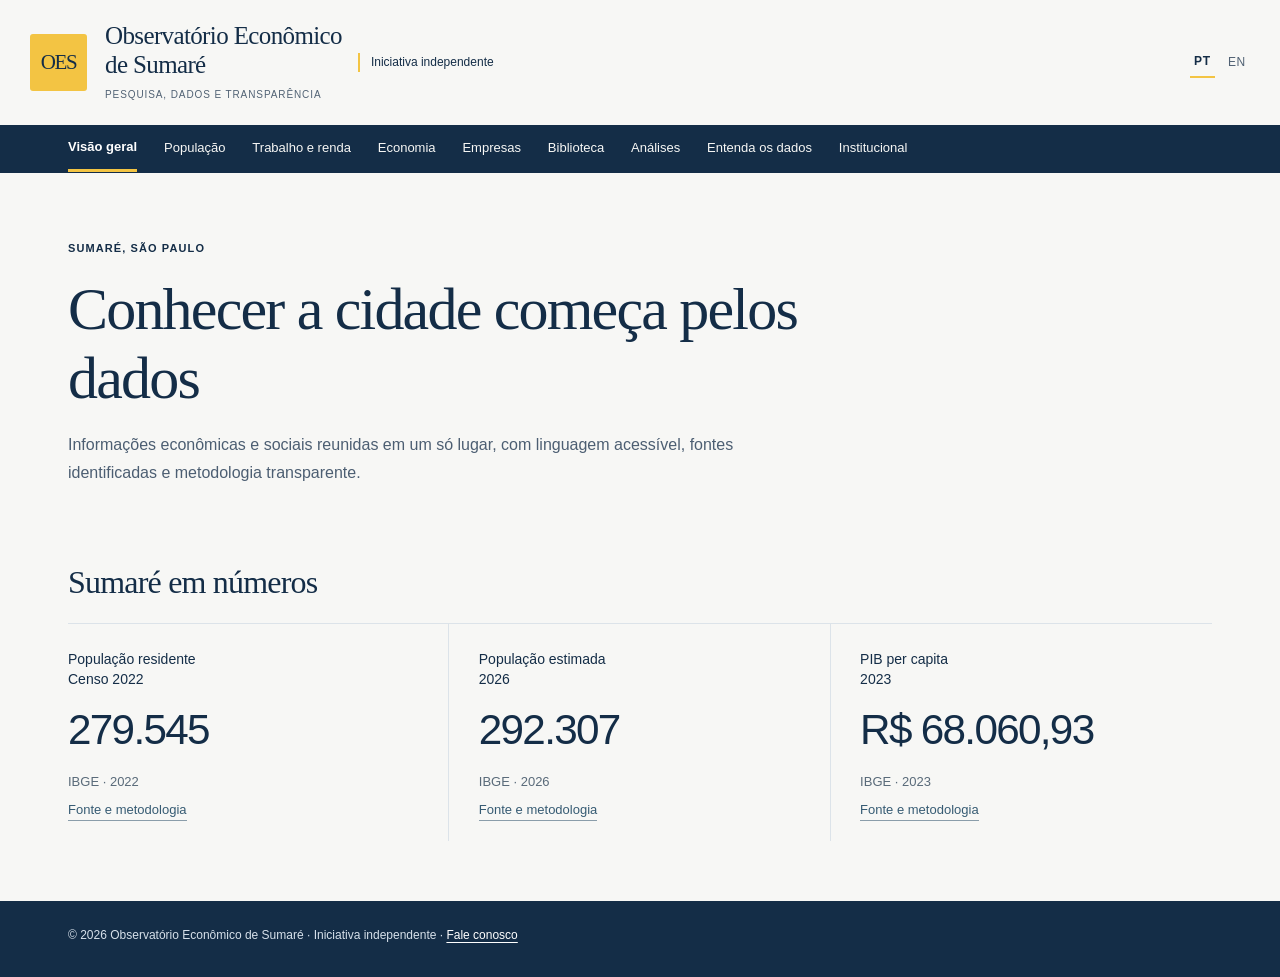
<file: site/index.html>
<!DOCTYPE html>
<html lang="pt-BR"><head><meta charset="utf-8"/><meta content="width=device-width,initial-scale=1" name="viewport"/><title>Observatório Econômico de Sumaré | Dados e transparência</title><meta name="description" content="Consulte dados oficiais de Sumaré sobre população, empregos, empresas e economia. Indicadores do IBGE e MTE, gráficos e fontes verificáveis.">
<link rel="canonical" href="https://oesumare.github.io/">
<link rel="alternate" hreflang="pt-BR" href="https://oesumare.github.io/">
<link rel="alternate" hreflang="en" href="https://oesumare.github.io/en/index.html">
<meta property="og:type" content="website">
<meta property="og:site_name" content="Observatório Econômico de Sumaré">
<meta property="og:locale" content="pt_BR">
<meta property="og:locale:alternate" content="en_US">
<meta property="og:title" content="Observatório Econômico de Sumaré | Dados e transparência">
<meta property="og:description" content="Consulte dados oficiais de Sumaré sobre população, empregos, empresas e economia. Indicadores do IBGE e MTE, gráficos e fontes verificáveis.">
<meta property="og:url" content="https://oesumare.github.io/">
<meta property="og:image" content="https://oesumare.github.io/assets/images/oes-social.png">
<meta property="og:image:type" content="image/png">
<meta property="og:image:width" content="1200">
<meta property="og:image:height" content="630">
<meta property="og:image:alt" content="Identidade institucional do Observatório Econômico de Sumaré">
<meta name="twitter:card" content="summary_large_image">
<meta name="twitter:image" content="https://oesumare.github.io/assets/images/oes-social.png"><meta http-equiv="Content-Security-Policy" content="default-src 'self'; script-src 'self'; style-src 'self' https://fonts.googleapis.com; font-src https://fonts.gstatic.com; img-src 'self' data:; connect-src 'self'; object-src 'none'; base-uri 'self'; form-action 'none'"><link rel="stylesheet" href="assets/css/styles.css?v=20261028-tabs-fade"><link rel="stylesheet" href="assets/css/mapa.css"><link rel="stylesheet" href="assets/css/empresas.css"><link rel="stylesheet" href="assets/css/idades.css"><link rel="stylesheet" href="assets/css/pib-chart.css?v=20261028-pib-historico-v2"><script src="assets/js/lang-switch.js" defer></script><script src="assets/js/nav-scroll-cue.js" defer></script><script src="assets/js/app.js?v=20261028-tabs-fade" defer></script><script src="assets/js/indicators.js" defer></script><script src="assets/js/pib-chart.js?v=20261028-pib-historico-v2" defer></script><script src="assets/js/mapa.js" defer></script><script src="assets/js/idades.js" defer></script><script src="assets/js/empresas.js" defer></script><script src="assets/js/empresas-cempre.js" defer></script></head><body>
<header class="mast"><div class="wrap mast-inner"><div class="identity"><div aria-hidden="true" class="monogram">OES</div><div><strong>Observatório Econômico<br/>de Sumaré</strong><span>Pesquisa, dados e transparência</span></div></div><div class="independent"><span class="independent-main">Iniciativa independente</span></div><div class="language-switch" role="group" aria-label="Idioma"><span class="language-current" aria-current="true">PT</span><a lang="en" hreflang="en" href="en/index.html">EN</a></div></div></header>
<nav aria-label="Navegação principal">
<div class="wrap nav-shell"><div class="nav-inner">
<button type="button" aria-expanded="true" class="active" data-tab="inicio">Visão geral</button>
<button type="button" aria-expanded="false" data-tab="populacao">População</button>
<button type="button" aria-expanded="false" data-tab="trabalho">Trabalho e renda</button>
<button type="button" aria-expanded="false" data-tab="economia">Economia</button>
<button type="button" aria-expanded="false" data-tab="empresas">Empresas</button>
<a class="nav-library-link" href="biblioteca.html">Biblioteca</a>
<button type="button" aria-expanded="false" data-tab="analises">Análises</button>
<button type="button" aria-expanded="false" data-tab="metodologia">Entenda os dados</button>
<button type="button" aria-expanded="false" data-tab="sobre">Institucional</button>
</div></div>
</nav>
<main class="wrap"><section class="tab" id="inicio" role="region"><section class="intro intro--overview"><div><div class="kicker">Sumaré, São Paulo</div><h1>Conhecer a cidade começa pelos dados</h1><p>Informações econômicas e sociais reunidas em um só lugar, com linguagem acessível, fontes identificadas e metodologia transparente.</p></div></section><div class="section-title"><h2>Sumaré em números</h2></div><div class="metrics metrics--three"><div class="metric" data-indicator="populacao-censo-2022"><p class="metric-title">População residente<br/>Censo 2022</p><div class="number">Carregando…</div><div class="origin">IBGE · <a href="https://www.ibge.gov.br/cidades-e-estados/sp/sumare.html" rel="noopener" target="_blank">Fonte</a></div></div><div class="metric" data-indicator="populacao-estimada"><p class="metric-title">População estimada<br/>2026</p><div class="number">Carregando…</div><div class="origin">IBGE · <a href="https://www.ibge.gov.br/cidades-e-estados/sp/sumare.html" rel="noopener" target="_blank">Fonte</a></div></div><div class="metric" data-indicator="pib-per-capita-2023"><p class="metric-title">PIB per capita<br/>2023</p><div class="number">Carregando…</div><div class="origin">IBGE · <a href="https://www.ibge.gov.br/cidades-e-estados/sp/sumare.html" rel="noopener" target="_blank">Fonte</a></div></div></div></section>
<section class="tab" hidden="" id="populacao" role="region"><div class="section-title"><h2 id="mapa-titulo">População</h2></div>
<section class="populacao-indicadores"><div class="section-title"><h2>Indicadores do município</h2></div>
<div class="metrics metrics--two">
<article class="metric" data-indicator="populacao-censo-2022"><p class="metric-title">População residente · Censo 2022</p><div class="number">Carregando…</div><div class="origin">Fonte: IBGE</div></article>
<article class="metric" data-indicator="populacao-estimada"><p class="metric-title">População estimada · 2026</p><div class="number">Carregando…</div><div class="origin">Fonte: IBGE</div></article>
</div><p class="footnote">O Censo conta quantas pessoas moravam na cidade em 2022. A estimativa calcula a população para uma data posterior.</p></section><section class="mapa-section" data-mapa aria-labelledby="mapa-titulo"><p class="mapa-intro">Moradores por região administrativa · IBGE, Censo 2022.</p><div class="mapa-layout"><div class="mapa-figure"><svg class="mapa-canvas" data-mapa-svg role="group" aria-label="Mapa interativo das seis regiões de Sumaré" viewBox="0 0 720 390"></svg><div class="mapa-scale" aria-label="As cores indicam o número de moradores"><span>35,7 mil</span><span class="mapa-scale-bar" aria-hidden="true"></span><span>59,1 mil moradores</span></div></div><aside class="mapa-sidebar" aria-label="Moradores por região"><div class="mapa-sidebar-heading"><h3>Moradores por região</h3><span>Censo 2022</span></div><div class="mapa-region-list"><div class="mapa-buttons" data-mapa-buttons role="group" aria-label="Selecionar região"></div></div></aside></div><p class="mapa-status" role="status" data-mapa-status>Carregando mapa oficial…</p><p class="mapa-announcement" data-mapa-selection aria-live="polite"></p><div class="mapa-note"><p>O Censo 2022 registrou <strong>279.545 moradores</strong> em Sumaré. Nas seis regiões apresentadas, são <strong>276.846</strong>, uma diferença de <strong>2.699 pessoas</strong> ainda não esclarecida pelas fontes consultadas do IBGE.</p><details class="mapa-details"><summary>Fontes e limitações</summary><p>No IBGE, essas regiões são classificadas como bairros. Os dados populacionais e os limites geográficos são de 2022. Fontes: <a href="https://ftp.ibge.gov.br/Censos/Censo_Demografico_2022/Agregados_por_Setores_Censitarios/Agregados_por_Bairro_csv/Agregados_por_bairros_basico_BR_20260520.zip" target="_blank" rel="noopener noreferrer">IBGE · CSV</a> · <a href="https://geoftp.ibge.gov.br/organizacao_do_territorio/malhas_territoriais/malhas_de_setores_censitarios__divisoes_intramunicipais/censo_2022/bairros/shp/UF/SP_bairros_CD2022.zip" target="_blank" rel="noopener noreferrer">IBGE · limites geográficos</a>.</p></details></div></section><section class="age-section" aria-labelledby="age-title" data-age-chart><div class="section-title"><h2 id="age-title">Moradores por faixa etária</h2><span>IBGE · Censo 2022</span></div><div class="age-list" data-age-list><p>Carregando faixas etárias…</p></div><p class="age-selection" data-age-selection role="status" aria-live="polite"></p><p class="age-source">Fonte: <a target="_blank" rel="noopener noreferrer" href="https://sidra.ibge.gov.br/tabela/9514">IBGE · SIDRA, tabela 9514</a>. Faixas agrupadas pelo OES a partir das categorias oficiais de cinco anos.</p></section><section class="populacao-educacao" aria-label="Educação"><div class="section-title"><h2>Educação · Censo 2022</h2></div><div class="metrics metrics--two"><article class="metric" data-indicator="escolarizacao-6-14-anos-2022"><p class="metric-title">Crianças de 6 a 14 anos na escola (2022)</p><div class="number">Carregando…</div><div class="origin">Fonte: IBGE · Censo 2022</div></article><article class="metric" data-indicator="taxa-alfabetizacao-15-mais-2022"><p class="metric-title">Alfabetização, moradores de 15 anos ou mais (2022)</p><div class="number">Carregando…</div><div class="origin">Fonte: IBGE · Censo 2022</div></article></div></section></section><section class="tab" hidden="" id="trabalho" role="region"><div class="section-title"><h2>Trabalho e renda</h2><span>IBGE · RAIS · Novo CAGED</span></div><p class="prose">Os vínculos registrados na cidade e a situação dos moradores são medidas diferentes. Veja cada uma separadamente.</p><h3 class="data-subheading">Empregos formais nos estabelecimentos de Sumaré</h3><p class="section-context">Veja quantos empregos formais estão registrados em Sumaré.</p><div class="metrics metrics--three"><article class="metric" data-indicator="estoque-vinculos-formais" data-source-label="Prefeitura Municipal de Sumaré"><p class="metric-title">Empregos formais ativos (Novo CAGED, ago. 2026)</p><div class="number">Carregando…</div><div class="origin">Prefeitura Municipal de Sumaré</div></article><article class="metric" data-indicator="saldo-vinculos-formais" data-source-label="Prefeitura Municipal de Sumaré"><p class="metric-title">Aumento de empregos formais (jan. a ago. 2026)</p><div class="number">Carregando…</div><div class="origin">Prefeitura Municipal de Sumaré</div></article><article class="metric" data-indicator="saldo-vinculos-formais-2026-08" data-source-label="Prefeitura Municipal de Sumaré"><p class="metric-title">Aumento de empregos formais (ago. 2026)</p><div class="number">Carregando…</div><div class="origin">Prefeitura Municipal de Sumaré</div></article></div><p class="footnote">RAIS 2025 e Novo CAGED (ago. 2026) têm períodos e bases diferentes; seus totais não devem ser comparados diretamente.</p><section class="sector-breakdown" aria-labelledby="rais-setores-titulo"><h3 class="data-subheading" id="rais-setores-titulo">Empregos formais por setor</h3><p class="section-context">RAIS 2025 · empregos registrados nos estabelecimentos de Sumaré.</p><div class="metrics metrics--sectors" role="group" aria-label="Empregos por setor"><article class="metric" data-indicator="rais-vinculos-servicos-2025"><p class="metric-title">Serviços</p><span class="sector-track" aria-hidden="true"><span class="sector-fill"></span></span><div class="number">Carregando…</div></article><article class="metric" data-indicator="rais-vinculos-industria-2025"><p class="metric-title">Indústria</p><span class="sector-track" aria-hidden="true"><span class="sector-fill"></span></span><div class="number">Carregando…</div></article><article class="metric" data-indicator="rais-vinculos-comercio-2025"><p class="metric-title">Comércio</p><span class="sector-track" aria-hidden="true"><span class="sector-fill"></span></span><div class="number">Carregando…</div></article><article class="metric" data-indicator="rais-vinculos-construcao-2025"><p class="metric-title">Construção</p><span class="sector-track" aria-hidden="true"><span class="sector-fill"></span></span><div class="number">Carregando…</div></article><article class="metric" data-indicator="rais-vinculos-agropecuaria-2025"><p class="metric-title">Agropecuária</p><span class="sector-track" aria-hidden="true"><span class="sector-fill"></span></span><div class="number">Carregando…</div></article></div><p class="sector-source">MTE · RAIS 2025 · <button type="button" class="source-detail" data-rais-method hidden>Fonte e metodologia</button></p></section><h3 class="data-subheading">Trabalho dos moradores</h3><p class="section-context">Censo 2022: pessoas de 14 anos ou mais que moravam em Sumaré.</p><div class="metrics metrics--two"><article class="metric" data-indicator="pessoas-ocupadas"><p class="metric-title">Moradores ocupados (Censo 2022)</p><div class="number">Carregando…</div><div class="origin">Fonte: IBGE · Censo 2022</div></article><article class="metric" data-indicator="pessoas-desocupadas"><p class="metric-title">Moradores desocupados (Censo 2022)</p><div class="number">Carregando…</div><div class="origin">Fonte: IBGE · Censo 2022</div></article><article class="metric" data-indicator="previdencia-ocupados"><p class="metric-title">Ocupados que contribuem para a Previdência (2022)</p><div class="number">Carregando…</div><div class="origin">Fonte: IBGE · Censo 2022</div></article><article class="metric" data-indicator="residentes-conta-propria-2022"><p class="metric-title">Moradores por conta própria (2022)</p><div class="number">Carregando…</div><div class="origin">Fonte: IBGE · Censo 2022</div></article></div><h3 class="data-subheading">Rendimentos do trabalho</h3><p class="section-context">Censo 2022: valor central dos rendimentos do trabalho de moradores ocupados com rendimento.</p><div class="metrics metrics--two"><article class="metric" data-indicator="renda-mediana-ocupados-2022"><p class="metric-title">Rendimento mediano mensal (2022)</p><div class="number">Carregando…</div><div class="origin">Fonte: IBGE · Censo 2022</div></article></div><p class="footnote">Consulte as <a href="#metodologia">fontes e metodologias</a> de cada indicador.</p></section><section class="tab" hidden="" id="economia" role="region"><div class="section-title"><h2>Produção econômica</h2><span>IBGE · 2023</span></div><p class="prose">O PIB mostra o valor da produção de bens e serviços em Sumaré. O PIB por habitante divide esse total pela população; não representa a renda de cada morador nem mostra como a renda é distribuída.</p><div class="metrics metrics--two"><article class="metric" data-indicator="pib-municipal-2023"><p class="metric-title">PIB municipal</p><div class="number">Carregando…</div><div class="origin">Fonte: IBGE · PIB dos Municípios 2023</div></article><article class="metric" data-indicator="pib-per-capita-2023"><p class="metric-title">PIB por habitante</p><div class="number">Carregando…</div><div class="origin">Fonte: IBGE · PIB dos Municípios 2023</div></article></div><p class="footnote">Valores de 2023, sem ajuste pela inflação.</p><section class="pib-chart" data-pib-chart aria-labelledby="pib-chart-title"><div class="pib-chart__heading"><div><h3 id="pib-chart-title">Evolução do PIB municipal</h3><p class="pib-chart__period">Valores anuais em reais correntes · 1999-2023</p></div><p class="pib-chart__source">Fonte: <a href="https://sidra.ibge.gov.br/tabela/5938" target="_blank" rel="noopener noreferrer">IBGE · SIDRA, tabela 5938</a></p></div><p class="pib-chart__instructions" id="pib-chart-instructions">Passe pelo gráfico ou use as setas do teclado para consultar cada ano.</p><svg class="pib-chart__plot" data-pib-svg hidden role="slider" tabindex="0" aria-label="Selecionar ano do PIB municipal" aria-orientation="horizontal" aria-describedby="pib-chart-instructions pib-chart-description"></svg><p class="pib-chart__status" data-pib-status role="status">Carregando série histórica…</p><p class="pib-chart__readout" data-pib-value role="status" aria-live="polite" hidden></p><div id="pib-chart-description"><p class="pib-chart__note">Série anterior: <a href="https://biblioteca.ibge.gov.br/visualizacao/livros/liv62930.pdf" target="_blank" rel="noopener noreferrer">IBGE, PIB dos Municípios 1999-2002</a> (1999-2001).</p><p class="pib-chart__note">Até 2001: edição anterior do IBGE; desde 2002: SIDRA 5938. As metodologias diferem; não compare diretamente a transição.</p></div></section></section><section class="tab" hidden="" id="empresas" role="region" data-empresas>
<div class="section-title"><h2>Empresas</h2><span>IBGE · 2024</span></div>
<p class="empresas-intro">Veja como as empresas e organizações se distribuem pelos setores da economia de Sumaré e conheça algumas que atuam na cidade.</p>
<section class="empresas-statistics" data-cempre aria-label="Empresas e atividades econômicas de Sumaré">
  <div class="empresas-numbers">
    <div><span>Empresas e organizações</span><strong data-cempre-number="total">Carregando…</strong></div>
  </div>
  <div class="section-title"><h2>Quantidade de empresas por setor</h2></div>
  
  <div class="empresas-bars" data-cempre-bars role="group" aria-label="Selecione um setor"></div>
  <p class="empresas-selection" data-cempre-selected role="status" aria-live="polite">Carregando dados do IBGE…</p>
  <p class="empresas-method">Fonte: <a href="https://sidra.ibge.gov.br/tabela/9528" target="_blank" rel="noopener noreferrer">IBGE · CEMPRE 2024</a>.</p>
</section>
<div class="section-title"><h2>O que algumas empresas fazem em Sumaré</h2></div>
<p class="empresas-intro">Entre as atividades estão a produção de motores, tintas, alimentos, materiais industriais e aços especiais.</p>
<p class="empresas-count" role="status" data-company-status>Carregando informações…</p>
<div class="empresas-grid" data-company-list></div>

</section><section class="tab" hidden="" id="analises" role="region"><div class="section-title"><h2>Análises</h2><span>Produção do OES</span></div><p class="prose">Ainda não há análises do OES publicadas. Quando houver, cada publicação trará fontes, metodologia e limitações.</p></section>
<section class="tab" hidden="" id="metodologia" role="region"><div class="section-title"><h2>Fontes e metodologia</h2><span>Fontes consultadas</span></div><div class="source"><div><strong>IBGE · Censo 2022 e estimativas</strong><p>População, perfil dos moradores e estimativa populacional de 2026.</p></div><a href="https://www.ibge.gov.br/cidades-e-estados/sp/sumare.html" target="_blank" rel="noopener noreferrer">Ver Sumaré no IBGE</a></div><div class="source"><div><strong>IBGE · PIB dos Municípios 2023</strong><p>PIB municipal e PIB por habitante, a preços correntes.</p></div><a href="https://sidra.ibge.gov.br/tabela/5938" target="_blank" rel="noopener noreferrer">SIDRA · tabela 5938</a></div><div class="source"><div><strong>IBGE · CEMPRE 2024</strong><p>Unidades locais, pessoas ocupadas e atividades por setor.</p></div><a href="https://sidra.ibge.gov.br/tabela/9528" target="_blank" rel="noopener noreferrer">SIDRA · tabela 9528</a></div><div class="source"><div><strong>MTE · RAIS 2025</strong><p>Vínculos formais em estabelecimentos da cidade em 31/12/2025.</p></div><a href="https://www.gov.br/trabalho-e-emprego/pt-br/acesso-a-informacao/acoes-e-programas/programas-projetos-acoes-obras-e-atividades/estatisticas-trabalho/rais/rais-2025/rais-2025-tabelas.xlsx" target="_blank" rel="noopener noreferrer">Tabelas RAIS 2025</a></div><div class="source"><div><strong>Novo CAGED · Prefeitura de Sumaré (MTE)</strong><p>Dados até agosto de 2026, conferidos no boletim da Prefeitura, que reproduz números do MTE. A base municipal original do MTE não foi conferida diretamente.</p></div><a href="https://www.sumare.sp.gov.br/cidadao/noticia/sumare-lidera-saldo-de-empregos-na-rpt-ocupa-a-2-posicao-na-rmc-e-e-14-no-estado" target="_blank" rel="noopener noreferrer">Boletim da Prefeitura</a></div><p class="note">Os detalhes e limites de cada número estão em “Fonte e metodologia”, abaixo do indicador. O glossário explica os termos técnicos.</p><section class="glossary-section" id="glossario" aria-labelledby="glossary-heading"><div class="section-title"><h2 id="glossary-heading">Glossário</h2><span>Definições essenciais</span></div><div class="glossary" id="glossary"></div><p class="note">Em “Saiba mais”, consulte a explicação detalhada e a fonte de cada termo.</p></section></section>
<section class="tab" hidden="" id="sobre" role="region"><div class="section-title"><h2>Sobre o OES</h2><span>Iniciativa independente</span></div><div class="prose"><p>O Observatório Econômico de Sumaré (OES) é uma iniciativa independente, apartidária e gratuita criada para facilitar o acesso a informações econômicas e sociais de Sumaré (SP).</p><p>O OES não integra órgãos governamentais ou instituições de pesquisa e não representa os produtores das estatísticas que utiliza.</p></div><div class="institutional-grid"><article class="institutional-block"><h3>Missão</h3><p>Facilitar o acesso gratuito a dados econômicos e sociais confiáveis sobre Sumaré, com fontes e explicações claras.</p></article><article class="institutional-block"><h3>Visão</h3><p>Ser uma fonte independente de informações sobre Sumaré e ajudar a população a discutir a cidade com base em dados.</p></article></div><div class="institutional-block institutional-values"><h3>Valores</h3><p><strong>Rigor científico · Independência · Transparência · Acessibilidade · Interesse público.</strong></p></div><div class="section-title"><h2>Fundadora</h2></div><div class="prose"><p>Aline Araujo Souza é economista formada pela Universidade Federal do Rio de Janeiro (UFRJ), com experiência em análise econômico-financeira, estudos de mercado, valuation e investimentos.</p></div><div class="institutional-cta"><a href="governanca.html">Como o OES funciona →</a></div></section></main>
<footer class="footer"><div class="wrap">© 2026 Observatório Econômico de Sumaré · Iniciativa independente · <a href="https://deluxe-mask-0a2.notion.site/50be564b68a744d1a137b06023974d03" target="_blank" rel="noopener noreferrer">Fale conosco</a></div></footer>
<dialog id="sourceDialog" aria-labelledby="sourceDialogTitle"><button id="closeSourceDialog" type="button" class="close" aria-label="Fechar">×</button><h3 id="sourceDialogTitle"></h3><div id="sourceDialogBody" class="prose"></div></dialog><dialog id="termDialog" aria-labelledby="termTitle"><button type="button" aria-label="Fechar" class="close" id="closeDialog">×</button><h3 id="termTitle"></h3><p id="termText"></p><p class="term-details" id="termDetails"></p><p class="term-source"><strong>Referência oficial:</strong> <a id="termSource" href="https://anuario.ibge.gov.br/2024/glossario-2024.html" rel="noopener noreferrer" target="_blank"></a></p></dialog>
</body></html>
</file>
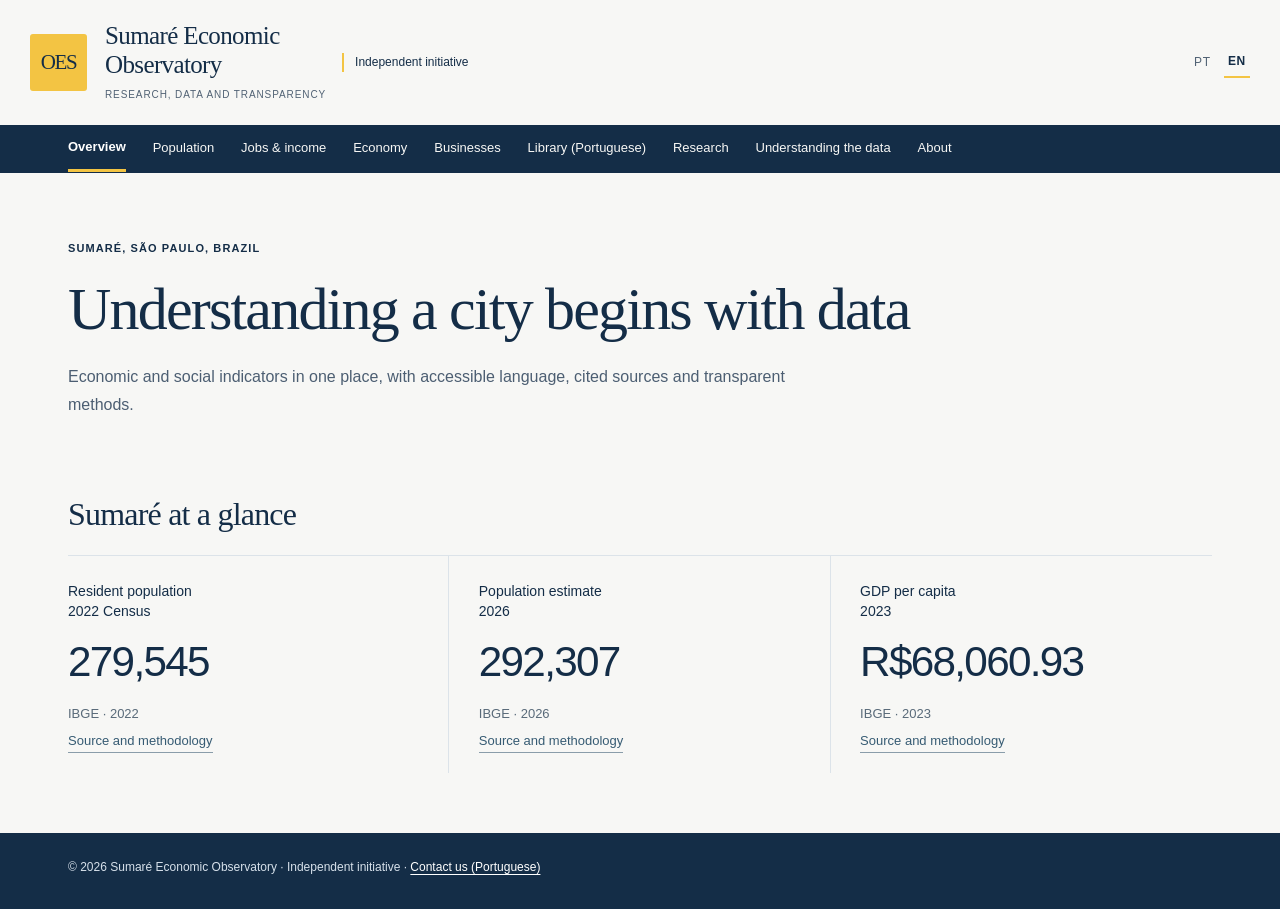
<file: site/en/index.html>
<!DOCTYPE html>
<html lang="en"><head><meta charset="utf-8"/><meta content="width=device-width,initial-scale=1" name="viewport"/><title>Sumaré Economic Observatory | Data and transparency</title><meta name="description" content="Sumaré Economic Observatory, independent economic and social data with transparent sources and methods.">
<link rel="canonical" href="https://oesumare.github.io/en/index.html">
<link rel="alternate" hreflang="pt-BR" href="https://oesumare.github.io/">
<link rel="alternate" hreflang="en" href="https://oesumare.github.io/en/index.html">
<meta property="og:type" content="website">
<meta property="og:site_name" content="Sumaré Economic Observatory">
<meta property="og:locale" content="en_US">
<meta property="og:locale:alternate" content="pt_BR">
<meta property="og:title" content="Sumaré Economic Observatory | Data and transparency">
<meta property="og:description" content="Sumaré Economic Observatory, independent economic and social data with transparent sources and methods.">
<meta property="og:url" content="https://oesumare.github.io/en/index.html">
<meta property="og:image" content="https://oesumare.github.io/assets/images/oes-social.png">
<meta property="og:image:type" content="image/png">
<meta property="og:image:width" content="1200">
<meta property="og:image:height" content="630">
<meta property="og:image:alt" content="Sumaré Economic Observatory, institutional identity">
<meta name="twitter:card" content="summary_large_image">
<meta name="twitter:image" content="https://oesumare.github.io/assets/images/oes-social.png"><meta http-equiv="Content-Security-Policy" content="default-src 'self'; script-src 'self'; style-src 'self' https://fonts.googleapis.com; font-src https://fonts.gstatic.com; img-src 'self' data:; connect-src 'self'; object-src 'none'; base-uri 'self'; form-action 'none'"><link rel="stylesheet" href="../assets/css/styles.css?v=20261028-tabs-fade"><link rel="stylesheet" href="../assets/css/mapa.css"><link rel="stylesheet" href="../assets/css/empresas.css"><link rel="stylesheet" href="../assets/css/idades.css"><script src="../assets/js/lang-switch.js" defer></script><script src="../assets/js/nav-scroll-cue.js" defer></script><script src="../assets/js/app.js?v=20261028-tabs-fade" defer></script><script src="../assets/js/indicators.js" defer></script><script src="../assets/js/mapa.js" defer></script><script src="../assets/js/idades.js" defer></script><script src="../assets/js/empresas.js" defer></script><script src="../assets/js/empresas-cempre.js" defer></script></head><body>
<header class="mast"><div class="wrap mast-inner"><div class="identity"><div aria-hidden="true" class="monogram">OES</div><div><strong>Sumaré Economic<br/>Observatory</strong><span>Research, data and transparency</span></div></div><div class="independent"><span class="independent-main">Independent initiative</span></div><div class="language-switch" role="group" aria-label="Language"><a lang="pt-BR" hreflang="pt-BR" href="../index.html">PT</a><span class="language-current" aria-current="true">EN</span></div></div></header>
<nav aria-label="Main navigation">
<div class="wrap nav-shell"><div class="nav-inner">
<button type="button" aria-expanded="true" class="active" data-tab="inicio">Overview</button>
<button type="button" aria-expanded="false" data-tab="populacao">Population</button>
<button type="button" aria-expanded="false" data-tab="trabalho">Jobs & income</button>
<button type="button" aria-expanded="false" data-tab="economia">Economy</button>
<button type="button" aria-expanded="false" data-tab="empresas">Businesses</button>
<a class="nav-library-link" href="../biblioteca.html" title="Library in Portuguese">Library (Portuguese)</a>
<button type="button" aria-expanded="false" data-tab="analises">Research</button>
<button type="button" aria-expanded="false" data-tab="metodologia">Understanding the data</button>
<button type="button" aria-expanded="false" data-tab="sobre">About</button>
</div></div>
</nav>
<main class="wrap"><section class="tab" id="inicio" role="region"><section class="intro intro--overview"><div><div class="kicker">Sumaré, São Paulo, Brazil</div><h1>Understanding a city begins with data</h1><p>Economic and social indicators in one place, with accessible language, cited sources and transparent methods.</p></div></section><div class="section-title"><h2>Sumaré at a glance</h2></div><div class="metrics metrics--three"><div class="metric" data-indicator="populacao-censo-2022"><p class="metric-title">Resident population<br/>2022 Census</p><div class="number">Loading…</div><div class="origin">IBGE · <a href="https://www.ibge.gov.br/cidades-e-estados/sp/sumare.html" rel="noopener" target="_blank">Source</a></div></div><div class="metric" data-indicator="populacao-estimada"><p class="metric-title">Population estimate<br/>2026</p><div class="number">Loading…</div><div class="origin">IBGE · <a href="https://www.ibge.gov.br/cidades-e-estados/sp/sumare.html" rel="noopener" target="_blank">Source</a></div></div><div class="metric" data-indicator="pib-per-capita-2023"><p class="metric-title">GDP per capita<br/>2023</p><div class="number">Loading…</div><div class="origin">IBGE · <a href="https://www.ibge.gov.br/cidades-e-estados/sp/sumare.html" rel="noopener" target="_blank">Source</a></div></div></div></section>
<section class="tab" hidden="" id="populacao" role="region"><div class="section-title"><h2 id="mapa-titulo">Population</h2></div>
<section class="populacao-indicadores"><div class="section-title"><h2>Citywide indicators</h2></div>
<div class="metrics metrics--two">
<article class="metric" data-indicator="populacao-censo-2022"><p class="metric-title">Resident population · 2022 Census</p><div class="number">Loading…</div><div class="origin">Source: IBGE</div></article>
<article class="metric" data-indicator="populacao-estimada"><p class="metric-title">Estimated population · 2026</p><div class="number">Loading…</div><div class="origin">Source: IBGE</div></article>
</div><p class="footnote">The census is a population count. The IBGE estimate is calculated using statistical methods and does not constitute a new census.</p></section><section class="mapa-section" data-mapa aria-labelledby="mapa-titulo"><p class="mapa-intro">Residents by administrative region · IBGE, 2022 Census.</p><div class="mapa-layout"><div class="mapa-figure"><svg class="mapa-canvas" data-mapa-svg role="group" aria-label="Interactive map of Sumaré's six regions" viewBox="0 0 720 390"></svg><div class="mapa-scale" aria-label="Colors indicate the number of residents"><span>35.7k</span><span class="mapa-scale-bar" aria-hidden="true"></span><span>59.1k residents</span></div></div><aside class="mapa-sidebar" aria-label="Residents by region"><div class="mapa-sidebar-heading"><h3>Residents by region</h3><span>2022 Census</span></div><div class="mapa-region-list"><div class="mapa-buttons" data-mapa-buttons role="group" aria-label="Select region"></div></div></aside></div><p class="mapa-status" role="status" data-mapa-status>Loading official map…</p><p class="mapa-announcement" data-mapa-selection aria-live="polite"></p><div class="mapa-note"><p>The 2022 Census recorded <strong>279,545 residents</strong> in Sumaré. The six regions shown total <strong>276,846</strong>, a difference of <strong>2,699 people</strong> that remains unexplained by the IBGE sources consulted.</p><details class="mapa-details"><summary>Sources and limitations</summary><p>IBGE classifies these regions as neighborhoods. Population counts and boundaries refer to 2022. Sources: <a href="https://ftp.ibge.gov.br/Censos/Censo_Demografico_2022/Agregados_por_Setores_Censitarios/Agregados_por_Bairro_csv/Agregados_por_bairros_basico_BR_20260520.zip" target="_blank" rel="noopener noreferrer">IBGE · CSV</a> · <a href="https://geoftp.ibge.gov.br/organizacao_do_territorio/malhas_territoriais/malhas_de_setores_censitarios__divisoes_intramunicipais/censo_2022/bairros/shp/UF/SP_bairros_CD2022.zip" target="_blank" rel="noopener noreferrer">IBGE · boundaries</a>.</p></details></div></section><section class="age-section" aria-labelledby="age-title" data-age-chart><div class="section-title"><h2 id="age-title">Population by age group</h2><span>IBGE · 2022 Census</span></div><div class="age-list" data-age-list><p>Loading age figures…</p></div><p class="age-selection" data-age-selection role="status" aria-live="polite"></p><p class="age-source">Source: <a target="_blank" rel="noopener noreferrer" href="https://sidra.ibge.gov.br/tabela/9514">IBGE · SIDRA, table 9514</a>. OES age groups are aggregated from the official five-year categories.</p></section><section class="populacao-educacao" aria-label="Education"><div class="section-title"><h2>Education · 2022 Census</h2></div><div class="metrics metrics--two"><article class="metric" data-indicator="escolarizacao-6-14-anos-2022"><p class="metric-title">School attendance, ages 6-14 (2022)</p><div class="number">Loading…</div><div class="origin">Source: IBGE · 2022 Census</div></article><article class="metric" data-indicator="taxa-alfabetizacao-15-mais-2022"><p class="metric-title">Literacy, residents aged 15+ (2022)</p><div class="number">Loading…</div><div class="origin">Source: IBGE · 2022 Census</div></article></div></section></section><section class="tab" hidden="" id="trabalho" role="region"><div class="section-title"><h2>Employment and income</h2><span>IBGE · RAIS · Novo CAGED</span></div><p class="prose">Jobs registered in the city and the employment status of residents are different measures. Read each separately.</p><h3 class="data-subheading">Formal jobs at establishments in Sumaré</h3><p class="section-context">See how many formal jobs are registered in Sumaré.</p><div class="metrics metrics--three"><article class="metric" data-indicator="estoque-vinculos-formais" data-source-label="Prefeitura Municipal de Sumaré"><p class="metric-title">Active formal jobs (Novo CAGED, Aug. 2026)</p><div class="number">Loading…</div><div class="origin">Prefeitura Municipal de Sumaré</div></article><article class="metric" data-indicator="saldo-vinculos-formais" data-source-label="Prefeitura Municipal de Sumaré"><p class="metric-title">Increase in formal jobs (Jan. to Aug. 2026)</p><div class="number">Loading…</div><div class="origin">Prefeitura Municipal de Sumaré</div></article><article class="metric" data-indicator="saldo-vinculos-formais-2026-08" data-source-label="Prefeitura Municipal de Sumaré"><p class="metric-title">Increase in formal jobs (Aug. 2026)</p><div class="number">Loading…</div><div class="origin">Prefeitura Municipal de Sumaré</div></article></div><p class="footnote">RAIS 2025 and Novo CAGED (Aug. 2026) use different reference periods and data bases; their totals should not be compared directly.</p><section class="sector-breakdown" aria-labelledby="rais-setores-titulo"><h3 class="data-subheading" id="rais-setores-titulo">Formal jobs by sector</h3><p class="section-context">RAIS 2025 · employment recorded at establishments in Sumaré.</p><div class="metrics metrics--sectors" role="group" aria-label="Jobs by sector"><article class="metric" data-indicator="rais-vinculos-servicos-2025"><p class="metric-title">Services</p><span class="sector-track" aria-hidden="true"><span class="sector-fill"></span></span><div class="number">Loading…</div></article><article class="metric" data-indicator="rais-vinculos-industria-2025"><p class="metric-title">Industry</p><span class="sector-track" aria-hidden="true"><span class="sector-fill"></span></span><div class="number">Loading…</div></article><article class="metric" data-indicator="rais-vinculos-comercio-2025"><p class="metric-title">Trade</p><span class="sector-track" aria-hidden="true"><span class="sector-fill"></span></span><div class="number">Loading…</div></article><article class="metric" data-indicator="rais-vinculos-construcao-2025"><p class="metric-title">Construction</p><span class="sector-track" aria-hidden="true"><span class="sector-fill"></span></span><div class="number">Loading…</div></article><article class="metric" data-indicator="rais-vinculos-agropecuaria-2025"><p class="metric-title">Agriculture</p><span class="sector-track" aria-hidden="true"><span class="sector-fill"></span></span><div class="number">Loading…</div></article></div><p class="sector-source">MTE · RAIS 2025 · <button type="button" class="source-detail" data-rais-method hidden>Source and methodology</button></p></section><h3 class="data-subheading">Residents and employment</h3><p class="section-context">2022 Census: Sumaré residents aged 14 or older.</p><div class="metrics metrics--two"><article class="metric" data-indicator="pessoas-ocupadas"><p class="metric-title">Employed residents (2022 Census)</p><div class="number">Loading…</div><div class="origin">Source: IBGE · Censo 2022</div></article><article class="metric" data-indicator="pessoas-desocupadas"><p class="metric-title">Unemployed residents (2022 Census)</p><div class="number">Loading…</div><div class="origin">Source: IBGE · 2022 Census</div></article><article class="metric" data-indicator="previdencia-ocupados"><p class="metric-title">Employed people contributing to social security (2022)</p><div class="number">Loading…</div><div class="origin">Source: IBGE · 2022 Census</div></article><article class="metric" data-indicator="residentes-conta-propria-2022"><p class="metric-title">Self-employed residents (2022)</p><div class="number">Loading…</div><div class="origin">Source: IBGE · Censo 2022</div></article></div><h3 class="data-subheading">Earnings from work</h3><p class="section-context">2022 Census: the middle value of work earnings among employed residents reporting income.</p><div class="metrics metrics--two"><article class="metric" data-indicator="renda-mediana-ocupados-2022"><p class="metric-title">Median monthly earnings (2022)</p><div class="number">Loading…</div><div class="origin">Source: IBGE · Censo 2022</div></article></div><p class="footnote">See each indicator's <a href="#metodologia">sources and methods</a>.</p></section><section class="tab" hidden="" id="economia" role="region"><div class="section-title"><h2>Local economy</h2><span>IBGE · 2023</span></div><p class="prose">GDP measures the value of goods and services produced in Sumaré. GDP per capita divides this value by the population: it is not average wages or a measure of how income is distributed.</p><div class="metrics metrics--two"><article class="metric" data-indicator="pib-municipal-2023"><p class="metric-title">Municipal GDP · 2023</p><div class="number">Loading…</div><div class="origin">Source: IBGE · Municipal GDP 2023</div></article><article class="metric" data-indicator="pib-per-capita-2023"><p class="metric-title">GDP per capita · 2023</p><div class="number">Loading…</div><div class="origin">Source: IBGE · Municipal GDP 2023</div></article></div><p class="footnote">2023 values at current prices, without inflation adjustment.</p></section><section class="tab" hidden="" id="empresas" role="region" data-empresas>
<div class="section-title"><h2>Businesses</h2><span>IBGE · 2024</span></div>
<p class="empresas-intro">See how businesses and organizations are distributed across Sumaré’s economic sectors, and learn about some that operate in the city.</p>
<section class="empresas-statistics" data-cempre aria-label="Business activity in Sumaré">
  <div class="empresas-numbers">
    <div><span>Businesses and organizations</span><strong data-cempre-number="total">Loading…</strong></div>
  </div>
  <div class="section-title"><h2>Businesses by sector</h2></div>
  
  <div class="empresas-bars" data-cempre-bars role="group" aria-label="Select an economic sector"></div>
  <p class="empresas-selection" data-cempre-selected role="status" aria-live="polite">Loading IBGE data…</p>
  <p class="empresas-method">Source: <a href="https://sidra.ibge.gov.br/tabela/9528" target="_blank" rel="noopener noreferrer">IBGE · CEMPRE 2024</a>.</p>
</section>
<div class="section-title"><h2>What some companies do in Sumaré</h2></div>
<p class="empresas-intro">Activities include producing engines, paints, food, industrial materials and specialty steels.</p>
<p class="empresas-count" role="status" data-company-status>Loading information…</p>
<div class="empresas-grid" data-company-list></div>

</section><section class="tab" hidden="" id="analises" role="region"><div class="section-title"><h2>Research &amp; Analysis</h2><span>Original OES publications</span></div><p class="prose">No OES research or analysis has been published yet. Future publications will include their sources, methods and limitations.</p></section>
<section class="tab" hidden="" id="metodologia" role="region"><div class="section-title"><h2>Sources and methodology</h2><span>Sources consulted</span></div><div class="source"><div><strong>IBGE · 2022 Census and estimates</strong><p>Population, residents' characteristics and the 2026 estimate.</p></div><a href="https://www.ibge.gov.br/cidades-e-estados/sp/sumare.html" target="_blank" rel="noopener noreferrer">View Sumaré at IBGE</a></div><div class="source"><div><strong>IBGE · Municipal GDP 2023</strong><p>Municipal GDP and GDP per capita, at current prices.</p></div><a href="https://sidra.ibge.gov.br/tabela/5938" target="_blank" rel="noopener noreferrer">SIDRA · table 5938</a></div><div class="source"><div><strong>IBGE · CEMPRE 2024</strong><p>Local units, employed people and activities by sector.</p></div><a href="https://sidra.ibge.gov.br/tabela/9528" target="_blank" rel="noopener noreferrer">SIDRA · table 9528</a></div><div class="source"><div><strong>MTE · RAIS 2025</strong><p>Formal employment links at establishments as of December 31, 2025.</p></div><a href="https://www.gov.br/trabalho-e-emprego/pt-br/acesso-a-informacao/acoes-e-programas/programas-projetos-acoes-obras-e-atividades/estatisticas-trabalho/rais/rais-2025/rais-2025-tabelas.xlsx" target="_blank" rel="noopener noreferrer">RAIS 2025 tables</a></div><div class="source"><div><strong>Novo CAGED · Sumaré City Hall (MTE)</strong><p>Data through August 2026, checked against the city bulletin republishing MTE figures. The underlying MTE municipal files were not checked directly.</p></div><a href="https://www.sumare.sp.gov.br/cidadao/noticia/sumare-lidera-saldo-de-empregos-na-rpt-ocupa-a-2-posicao-na-rmc-e-e-14-no-estado" target="_blank" rel="noopener noreferrer">City bulletin</a></div><p class="note">Select “Source and methodology” beneath an indicator for details and limitations. The glossary explains technical terms.</p><section class="glossary-section" id="glossario" aria-labelledby="glossary-heading"><div class="section-title"><h2 id="glossary-heading">Glossary</h2><span>Key definitions</span></div><div class="glossary" id="glossary"></div><p class="note">Select “Learn more” for each term’s full explanation and source.</p></section></section>
<section class="tab" hidden="" id="sobre" role="region"><div class="section-title"><h2>About the OES</h2><span>Independent initiative</span></div><div class="prose"><p>The Sumaré Economic Observatory (OES) is an independent, nonpartisan, free initiative dedicated to improving access to economic and social data on Sumaré, São Paulo, Brazil.</p><p>The OES is not part of a government agency or research institution and does not represent the organizations that produce the statistics it uses.</p></div><div class="institutional-grid"><article class="institutional-block"><h3>Mission</h3><p>Make reliable, verifiable economic and social information about Sumaré freely available in a clear and accessible format.</p></article><article class="institutional-block"><h3>Vision</h3><p>Become an independent reference for economic and social information about Sumaré, supporting a better-informed society and evidence-based public discussion.</p></article></div><div class="institutional-block institutional-values"><h3>Values</h3><p><strong>Scientific rigor · Independence · Transparency · Accessibility · Public interest.</strong></p></div><div class="section-title"><h2>Founder</h2></div><div class="prose"><p>Aline Araujo Souza is an economist who graduated from the Federal University of Rio de Janeiro (UFRJ), with experience in financial and economic analysis, market research, valuation and investments.</p></div><div class="institutional-cta"><a href="governanca.html">How the OES works →</a></div></section></main>
<footer class="footer"><div class="wrap">© 2026 Sumaré Economic Observatory · Independent initiative · <a href="https://deluxe-mask-0a2.notion.site/50be564b68a744d1a137b06023974d03" target="_blank" rel="noopener noreferrer">Contact us (Portuguese)</a></div></footer>
<dialog id="sourceDialog" aria-labelledby="sourceDialogTitle"><button id="closeSourceDialog" type="button" class="close" aria-label="Close">×</button><h3 id="sourceDialogTitle"></h3><div id="sourceDialogBody" class="prose"></div></dialog><dialog id="termDialog" aria-labelledby="termTitle"><button type="button" aria-label="Close" class="close" id="closeDialog">×</button><h3 id="termTitle"></h3><p id="termText"></p><p class="term-details" id="termDetails"></p><p class="term-source"><strong>Official reference:</strong> <a id="termSource" href="https://anuario.ibge.gov.br/2024/glossario-2024.html" rel="noopener noreferrer" target="_blank"></a></p></dialog>
</body></html>
</file>
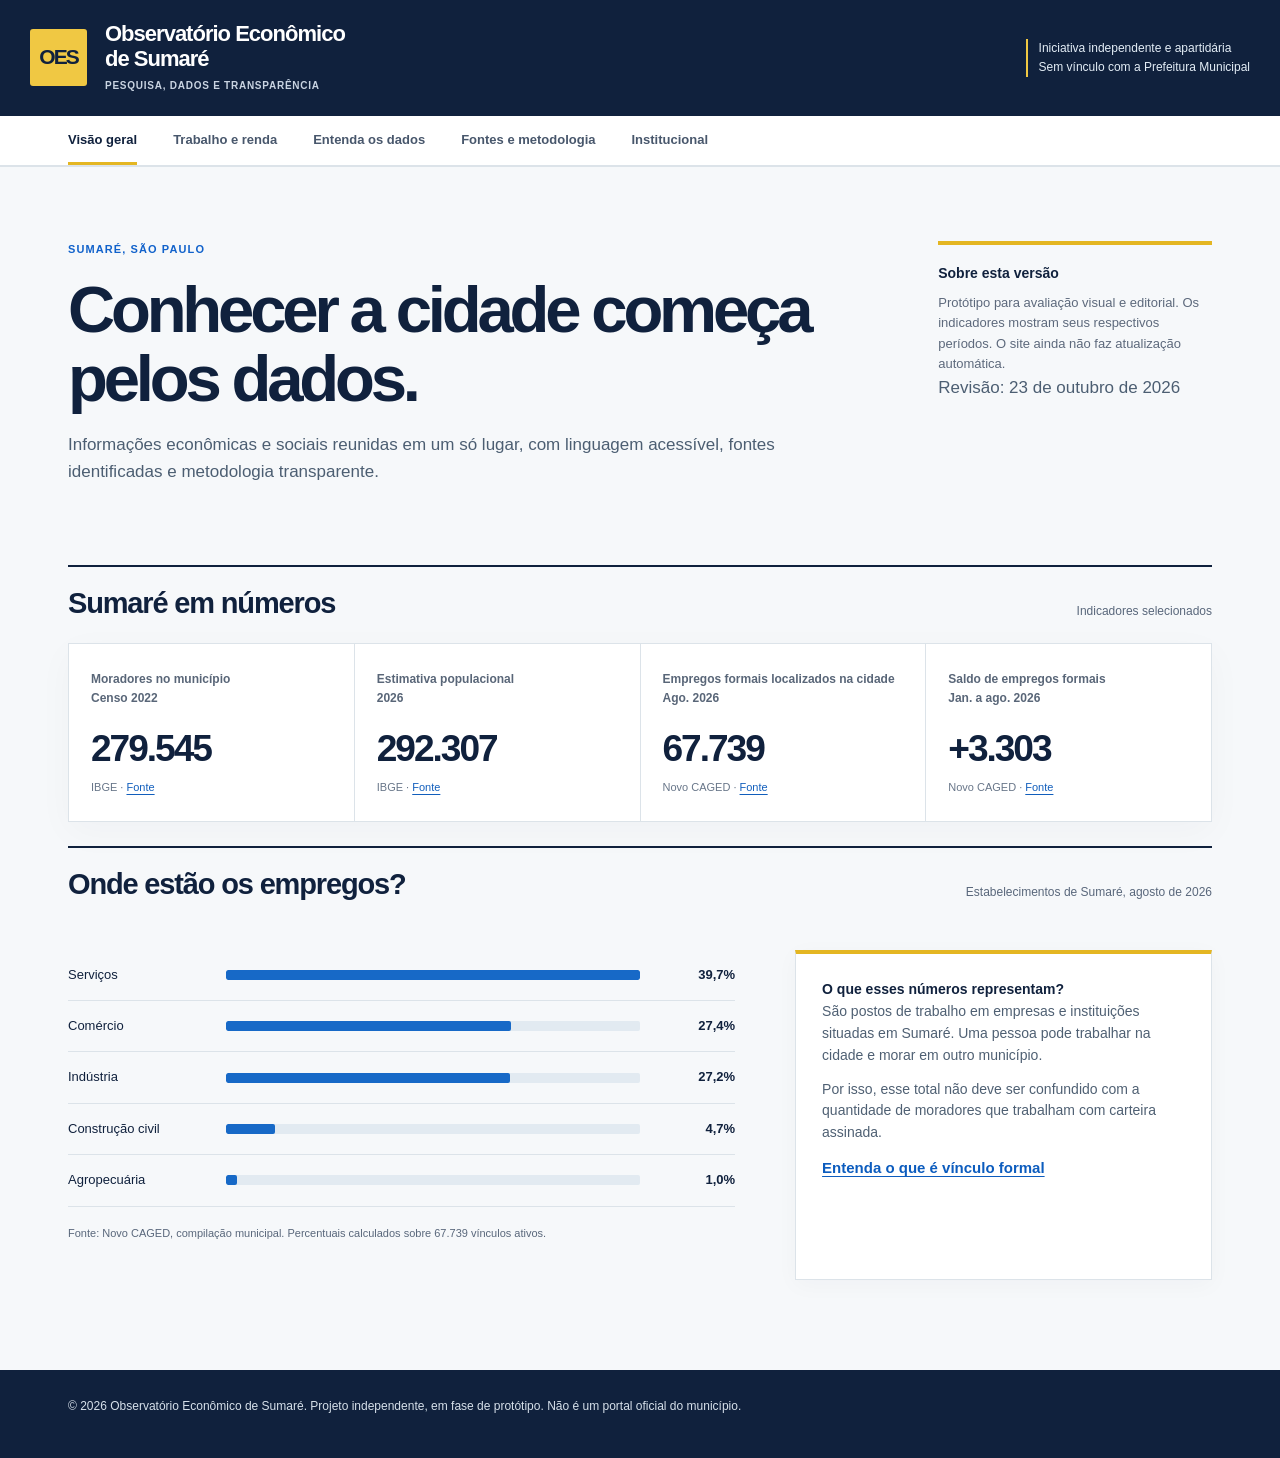
<file: docs/mvp_v4_referencia.html>
<!DOCTYPE html>
<html lang="pt-BR"><head><meta charset="utf-8"/><meta content="width=device-width,initial-scale=1" name="viewport"/><title>Observatório Econômico de Sumaré | Dados e transparência</title><style>
:root{--ink:#17252f;--muted:#5a6570;--line:#d9dedc;--paper:#fafaf7;--white:#fff;--accent:#176d66}*{box-sizing:border-box}body{margin:0;background:var(--paper);color:var(--ink);font:16px/1.55 Arial,Helvetica,sans-serif}a{color:var(--accent);text-underline-offset:3px}.wrap{max-width:1100px;padding:0 28px;margin:auto}.mast{border-bottom:1px solid var(--ink);background:#fff}.mast-inner{display:flex;justify-content:space-between;align-items:center;padding:25px 0;gap:16px}.identity{display:flex;gap:16px;align-items:center}.monogram{font-family:Georgia,serif;border:1px solid var(--ink);width:51px;height:51px;display:grid;place-items:center;font-size:19px;letter-spacing:-2px}.identity strong{font-family:Georgia,serif;font-weight:500;display:block;font-size:22px;line-height:1.16;letter-spacing:-.02em}.identity span{font-size:11px;letter-spacing:.12em;text-transform:uppercase;color:var(--muted)}.independent{font-size:12px;border-left:2px solid var(--accent);padding-left:11px;color:#44565b}nav{background:#fff;border-bottom:1px solid var(--line)}.nav-inner{display:flex;gap:32px;overflow:auto}.nav-inner button{background:none;border:0;border-bottom:2px solid transparent;padding:16px 0 13px;font:600 13px Arial;cursor:pointer;color:#687078;white-space:nowrap}.nav-inner button.active{border-color:var(--accent);color:var(--ink)}.intro{padding:66px 0 40px;display:grid;grid-template-columns:1.5fr .8fr;gap:55px;align-items:end}.kicker{font-size:11px;color:var(--accent);font-weight:bold;letter-spacing:.16em;text-transform:uppercase}.intro h1{font:normal clamp(37px,5.8vw,65px)/1.06 Georgia,serif;letter-spacing:-.045em;margin:18px 0 17px;max-width:730px}.intro p{font-size:16px;color:#4e5b64;max-width:680px;margin:0}.aside{border-top:2px solid var(--ink);padding-top:15px;font-size:13px;color:var(--muted)}.aside strong{display:block;color:var(--ink);font-size:13px;margin-bottom:8px}.section-title{display:flex;justify-content:space-between;align-items:end;gap:10px;border-top:1px solid var(--ink);padding-top:17px;margin:24px 0 18px}.section-title h2{font:normal 28px/1.2 Georgia,serif;margin:0}.section-title span{font-size:12px;color:var(--muted)}.metrics{display:grid;grid-template-columns:repeat(4,1fr);background:#fff;border:1px solid var(--line)}.metric{padding:23px 20px;border-right:1px solid var(--line)}.metric:last-child{border-right:0}.metric label{display:block;font-size:12px;min-height:43px;color:#475760}.number{font-family:Georgia,serif;font-size:35px;letter-spacing:-.04em;margin:8px 0 6px}.origin{color:var(--muted);font-size:11px}.cols{display:grid;grid-template-columns:1.6fr 1fr;gap:45px;padding-top:15px}h3{font-size:16px;margin:0 0 15px}.sector{display:grid;grid-template-columns:145px 1fr 75px;gap:13px;align-items:center;font-size:13px;border-bottom:1px solid var(--line);padding:13px 0}.bar{height:8px;background:#e7ebe8}.bar i{display:block;background:var(--accent);height:100%}.sector b{text-align:right;font-variant-numeric:tabular-nums}.explain{border-left:2px solid var(--accent);padding:1px 0 1px 20px}.explain p{font-size:14px;color:#46555b;margin:0 0 12px}.explain strong{font-size:14px}.explain button,.glossary button{font:inherit;color:var(--accent);background:none;border:0;padding:0;text-decoration:underline;text-underline-offset:3px;cursor:pointer}.footnote{font-size:11px;color:var(--muted);margin:18px 0 38px}.tab[hidden]{display:none}.prose{max-width:750px;font-size:15px}.prose p{color:#495861}.data-table{border-collapse:collapse;width:100%;background:white}.data-table th,.data-table td{padding:17px;border-bottom:1px solid var(--line);text-align:left;font-size:13px;vertical-align:top}.data-table th{font-size:11px;text-transform:uppercase;letter-spacing:.09em;color:#57636b;background:#f0f2ef}.data-table td:nth-child(2){font-weight:bold;font-size:17px;font-family:Georgia,serif}.data-table td small{display:block;font:12px/1.5 Arial;color:var(--muted)}.glossary{display:grid;grid-template-columns:repeat(2,1fr);gap:0 40px}.term{padding:17px 0;border-bottom:1px solid var(--line)}.term b{display:block;font-size:15px}.term p{font-size:13px;color:#52616a;margin:5px 0}.source{display:flex;justify-content:space-between;gap:24px;padding:18px 0;border-bottom:1px solid var(--line)}.source strong{font-size:14px}.source p{font-size:12px;color:var(--muted);margin:4px 0 0}.source a{white-space:nowrap;font-size:12px}.note{border-left:2px solid var(--ink);padding:10px 0 10px 18px;font-size:13px;color:#50606a;margin:25px 0}.footer{margin-top:85px;border-top:1px solid var(--ink);padding:25px 0 45px;font-size:12px;color:var(--muted)}dialog{border:1px solid #b8c2be;max-width:490px;width:calc(100% - 30px);padding:25px;background:white;color:var(--ink);box-shadow:0 16px 55px #0002}dialog::backdrop{background:#15272b88}dialog h3{font:normal 26px Georgia,serif}dialog p{font-size:14px}dialog .close{float:right;border:0;background:none;font-size:22px;cursor:pointer}button:focus-visible,a:focus-visible{outline:2px solid var(--accent);outline-offset:4px}@media(max-width:800px){.intro{grid-template-columns:1fr;gap:25px;padding-top:40px}.metrics{grid-template-columns:repeat(2,1fr)}.metric:nth-child(2){border-right:0}.metric:nth-child(-n+2){border-bottom:1px solid var(--line)}.cols{grid-template-columns:1fr;gap:25px}.independent{display:none}.glossary{grid-template-columns:1fr}}@media(max-width:480px){.wrap{padding:0 18px}.identity strong{font-size:17px}.identity span{font-size:9px}.monogram{width:42px;height:42px;font-size:16px}.nav-inner{gap:18px}.number{font-size:29px}.metric{padding:16px 12px}.sector{grid-template-columns:105px 1fr 60px;gap:8px;font-size:11px}.section-title h2{font-size:24px}}

/* OES V4 | identidade editorial: Montserrat + Open Sans */
@import url('https://fonts.googleapis.com/css2?family=Montserrat:wght@400;500;600;700;800&family=Open+Sans:wght@400;500;600;700&display=swap');
:root{--ink:#142D47;--muted:#516274;--line:#dce4e9;--paper:#f8f9fa;--white:#fff;--accent:#142D47;--yellow:#F3C443}
body{font-family:'Open Sans',Arial,sans-serif;font-size:15px;line-height:1.65;background:var(--paper)}
.identity strong,.intro h1,.section-title h2,.number,dialog h3,.data-table td:nth-child(2){font-family:'Montserrat',Arial,sans-serif}
.identity strong{font-weight:750;letter-spacing:-.035em}
.intro h1{font-weight:800;letter-spacing:-.053em;line-height:1.12;font-size:clamp(38px,4.8vw,64px)}
.section-title h2{font-weight:700;letter-spacing:-.035em}
.number{font-weight:700;letter-spacing:-.045em}
.nav-inner button{font-family:'Open Sans',Arial,sans-serif;font-weight:700}
.monogram{font-family:'Montserrat',Arial,sans-serif;background:var(--yellow);color:var(--ink);font-weight:800;border-radius:2px}
.kicker{color:#39536b}
.nav-inner button.active{border-color:var(--yellow);color:var(--ink)}
.metric{border-top:3px solid transparent}.metric:first-child{border-top-color:var(--yellow)}
.bar i{background:#476d8e}.explain{border-left-color:var(--yellow)}
.data-table th{background:var(--ink)}.mast{border-bottom:1px solid var(--line)}
.source a,.explain button,.glossary button,a{color:#205d87}
.independent{border-left-color:var(--yellow)}
::selection{background:#f7df90;color:#142D47}
</style><style>
/* OES editorial redesign, 2026 */
:root{--ink:#10213d;--muted:#59677b;--line:#dce3e9;--paper:#f6f8fa;--white:#fff;--accent:#1162cb}
body{background:var(--paper);color:var(--ink);font-family:Arial,"Helvetica Neue",Helvetica,sans-serif;font-size:15px;line-height:1.57;-webkit-font-smoothing:antialiased}
.wrap{max-width:1220px;padding-left:38px;padding-right:38px}
.mast{background:#10213d;color:#fff;border:0}
.mast-inner{padding:22px 0}
.identity{gap:18px}
.monogram{font-family:Arial,Helvetica,sans-serif;font-weight:900;font-size:21px;letter-spacing:-2px;width:57px;height:57px;background:#f0c843;color:#10213d;border:0;border-radius:3px}
.identity strong{font-family:Arial,Helvetica,sans-serif;font-weight:800;font-size:22px;line-height:1.12;letter-spacing:-.045em;max-width:380px}
.identity span{color:#c9d4e2;letter-spacing:.075em;font-weight:700;font-size:10px;margin-top:7px;display:block}
.independent{color:#e3edf6;border-left-color:#f0c843;font-size:12px;max-width:245px}
nav{background:#fff;box-shadow:0 1px 0 var(--line)}
.nav-inner{gap:36px}.nav-inner button{color:#48576c;font:700 13px Arial,Helvetica,sans-serif;padding:16px 0 15px}.nav-inner button.active{color:var(--ink);border-color:#e4b622;border-bottom-width:3px}
.intro{padding:75px 0 56px;grid-template-columns:1.9fr .65fr;gap:70px;align-items:start}
.kicker{color:var(--accent);font-size:11px;font-weight:800;letter-spacing:.10em}
.intro h1{font-family:Arial,"Helvetica Neue",Helvetica,sans-serif;font-weight:850;font-size:clamp(40px,5.1vw,70px);line-height:1.05;letter-spacing:-.064em;margin:18px 0 19px;max-width:850px}
.intro p{color:#4c5e72;font-size:17px;line-height:1.55;max-width:735px}
.aside{border-top:4px solid #e4b622;color:#5d697c;font-size:13px;padding-top:18px}.aside strong{font-size:14px}
.section-title{border-top:2px solid var(--ink);padding-top:19px;margin:24px 0 22px}.section-title h2{font:800 29px/1.2 Arial,Helvetica,sans-serif;letter-spacing:-.04em}.section-title span{font-size:12px}
.metrics{gap:1px;background:var(--line);border:1px solid var(--line);box-shadow:0 10px 35px #17274208}
.metric{background:#fff;padding:26px 22px 25px;border:0}.metric label{font-size:12px;color:#596678;font-weight:700;min-height:43px}
.number{font:800 clamp(27px,2.9vw,39px)/1.1 Arial,Helvetica,sans-serif;letter-spacing:-.055em;margin:15px 0 10px;font-variant-numeric:tabular-nums}
.origin{color:#687689;font-size:11px}
.cols{gap:60px;padding-top:26px}
h3{font-size:18px;letter-spacing:-.025em}
.sector{font-size:13px;grid-template-columns:145px 1fr 82px;padding:15px 0}
.bar{height:10px;background:#e2eaf1;border-radius:2px;overflow:hidden}.bar i{background:#1769c7;border-radius:2px}
.explain{background:#fff;border:1px solid var(--line);border-top:4px solid #e4b622;padding:23px 26px;box-shadow:0 5px 22px #17274208}
.explain p{color:#4f6073}.explain button,.glossary button{color:#0c5cbe;font-weight:700;text-decoration-thickness:1px}
.prose{max-width:800px}.prose p{color:#47586d}
.data-table{border:1px solid var(--line)}.data-table th{background:#10213d;color:#fff;font-size:11px;font-weight:800}.data-table td{font-size:13px}.data-table td:nth-child(2){font:800 19px Arial,Helvetica,sans-serif;letter-spacing:-.03em}
.term{padding:20px 0}.term b{font-size:16px}.term p{font-size:13px;color:#55657a}
.source{background:transparent}.source strong{font-size:15px}.source a{font-weight:700}
.note{background:#fff;border-left:4px solid #e4b622;padding:17px 20px;color:#516173}
.footer{background:#10213d;color:#d6e0ea;margin-top:90px;border:0;padding:27px 0 42px}
.footer a{color:#fff}a{color:#115ebc}dialog{border-radius:5px;border-color:var(--line)}dialog h3{font:800 25px Arial,Helvetica,sans-serif}
@media(max-width:800px){.wrap{padding-left:22px;padding-right:22px}.intro{grid-template-columns:1fr;gap:22px;padding:44px 0 36px}.intro h1{font-size:clamp(36px,8vw,57px)}.metrics{grid-template-columns:repeat(2,minmax(0,1fr))}.metric{border:0}.metric:nth-child(-n+2){border-bottom:0}.cols{grid-template-columns:1fr;gap:30px}.independent{display:none}}
@media(max-width:480px){.wrap{padding:0 18px}.mast-inner{padding:16px 0}.identity strong{font-size:17px}.identity span{font-size:9px}.monogram{width:44px;height:44px;font-size:16px}.nav-inner{gap:23px}.intro h1{font-size:37px}.intro p{font-size:15px}.number{font-size:27px}.metric{padding:19px 13px}.section-title h2{font-size:23px}.sector{grid-template-columns:100px 1fr 63px;gap:9px}}
</style></head><body>
<header class="mast"><div class="wrap mast-inner"><div class="identity"><div aria-hidden="true" class="monogram">OES</div><div><strong>Observatório Econômico<br/>de Sumaré</strong><span>Pesquisa, dados e transparência</span></div></div><div class="independent">Iniciativa independente e apartidária<br/>Sem vínculo com a Prefeitura Municipal</div></div></header>
<nav><div class="wrap nav-inner"><button class="active" data-tab="inicio">Visão geral</button><button data-tab="trabalho">Trabalho e renda</button><button data-tab="glossario">Entenda os dados</button><button data-tab="metodologia">Fontes e metodologia</button><button data-tab="sobre">Institucional</button></div></nav>
<main class="wrap"><section class="intro"><div><div class="kicker">Sumaré, São Paulo</div><h1>Conhecer a cidade começa pelos dados.</h1><p>Informações econômicas e sociais reunidas em um só lugar, com linguagem acessível, fontes identificadas e metodologia transparente.</p></div><div class="aside"><strong>Sobre esta versão</strong>Protótipo para avaliação visual e editorial. Os indicadores mostram seus respectivos períodos. O site ainda não faz atualização automática.<p>Revisão: 23 de outubro de 2026</p></div></section>
<section class="tab" id="inicio"><div class="section-title"><h2>Sumaré em números</h2><span>Indicadores selecionados</span></div><div class="metrics"><div class="metric"><label>Moradores no município<br/>Censo 2022</label><div class="number">279.545</div><div class="origin">IBGE · <a href="https://www.ibge.gov.br/cidades-e-estados/sp/sumare.html" rel="noopener" target="_blank">Fonte</a></div></div><div class="metric"><label>Estimativa populacional<br/>2026</label><div class="number">292.307</div><div class="origin">IBGE · <a href="https://www.ibge.gov.br/cidades-e-estados/sp/sumare.html" rel="noopener" target="_blank">Fonte</a></div></div><div class="metric"><label>Empregos formais localizados na cidade<br/>Ago. 2026</label><div class="number">67.739</div><div class="origin">Novo CAGED · <a href="https://www.sumare.sp.gov.br/cidadao/noticia/sumare-lidera-saldo-de-empregos-na-rpt-ocupa-a-2-posicao-na-rmc-e-e-14-no-estado" rel="noopener" target="_blank">Fonte</a></div></div><div class="metric"><label>Saldo de empregos formais<br/>Jan. a ago. 2026</label><div class="number">+3.303</div><div class="origin">Novo CAGED · <a href="https://www.sumare.sp.gov.br/cidadao/noticia/sumare-lidera-saldo-de-empregos-na-rpt-ocupa-a-2-posicao-na-rmc-e-e-14-no-estado" rel="noopener" target="_blank">Fonte</a></div></div></div>
<div class="section-title"><h2>Onde estão os empregos?</h2><span>Estabelecimentos de Sumaré, agosto de 2026</span></div><div class="cols"><div><div id="sectors"></div><p class="footnote">Fonte: Novo CAGED, compilação municipal. Percentuais calculados sobre 67.739 vínculos ativos.</p></div><div class="explain"><strong>O que esses números representam?</strong><p>São postos de trabalho em empresas e instituições situadas em Sumaré. Uma pessoa pode trabalhar na cidade e morar em outro município.</p><p>Por isso, esse total não deve ser confundido com a quantidade de moradores que trabalham com carteira assinada.</p><button onclick="showTerm('Vínculo formal')">Entenda o que é vínculo formal</button></div></div></section>
<section class="tab" hidden="" id="trabalho"><div class="section-title"><h2>Trabalho e renda</h2><span>Moradores de Sumaré</span></div><table class="data-table"><thead><tr><th>Indicador</th><th>Resultado</th><th>Fonte e período</th></tr></thead><tbody><tr><td>Pessoas ocupadas <button aria-label="Explicar pessoa ocupada" class="help" onclick="showTerm('Pessoa ocupada')">ⓘ</button></td><td>132.925</td><td>IBGE, Censo 2022 <small><a href="https://sidra.ibge.gov.br/" rel="noopener" target="_blank">Consultar tabelas</a></small></td></tr><tr><td>Pessoas desocupadas <button class="help" onclick="showTerm('Pessoa desocupada')">ⓘ</button></td><td>8.170</td><td>IBGE, Censo 2022 <small>Indicador secundário sujeito à validação na fonte original.</small></td></tr><tr><td>Contribuintes da Previdência entre os ocupados</td><td>77,9%</td><td>IBGE, Censo 2022 <small>Indicador secundário sujeito à validação na fonte original.</small></td></tr><tr><td>Rendimento mensal médio dos ocupados com renda</td><td>R$ 2.791</td><td>IBGE, Censo 2022 <small>Indicador secundário sujeito à validação na fonte original.</small></td></tr></tbody></table><div class="section-title"><h2>Vínculos e formas de trabalho</h2><span>Em preparação</span></div><p class="prose">A próxima versão distinguirá trabalhadores com carteira assinada, servidores públicos, pessoas por conta própria e empregadores. MEIs e prestadores de serviços com CNPJ serão apresentados separadamente, para evitar dupla contagem.</p></section>
<section class="tab" hidden="" id="glossario"><div class="section-title"><h2>Entenda os dados</h2><span>Glossário para consulta rápida</span></div><div class="glossary" id="glossary"></div><p class="note">Cada conceito deve vir acompanhado de definição da fonte produtora. Explicações em vídeo poderão ser incluídas em uma etapa posterior, após revisão do roteiro e da metodologia.</p></section>
<section class="tab" hidden="" id="metodologia"><div class="section-title"><h2>Fontes e metodologia</h2><span>Rastreabilidade dos indicadores</span></div><div class="source"><div><strong>Instituto Brasileiro de Geografia e Estatística (IBGE)</strong><p>População, características dos moradores, emprego e renda no Censo.</p></div><a href="https://www.ibge.gov.br/cidades-e-estados/sp/sumare.html" rel="noopener" target="_blank">Consultar fonte</a></div><div class="source"><div><strong>Novo CAGED, Ministério do Trabalho e Emprego</strong><p>Movimentação e estoque de vínculos formais. Valores exibidos na compilação municipal.</p></div><a href="https://www.sumare.sp.gov.br/cidadao/noticia/sumare-lidera-saldo-de-empregos-na-rpt-ocupa-a-2-posicao-na-rmc-e-e-14-no-estado" rel="noopener" target="_blank">Consultar fonte</a></div><div class="source"><div><strong>SIDRA, IBGE</strong><p>Banco de tabelas estatísticas com recortes municipais.</p></div><a href="https://sidra.ibge.gov.br/" rel="noopener" target="_blank">Consultar fonte</a></div><p class="note">Critério editorial: publicar fonte, período, abrangência geográfica, definição e limitações. Dados ainda não validados na fonte original devem ser identificados antes de qualquer divulgação pública.</p></section>
<section class="tab" hidden="" id="sobre"><div class="section-title"><h2>Sobre o Observatório</h2></div><div class="prose"><p>O Observatório Econômico de Sumaré é uma iniciativa independente e apartidária voltada à divulgação acessível de dados públicos sobre a economia e a sociedade do município.</p><p>Nesta primeira etapa, o trabalho se concentra na organização de indicadores com fontes verificáveis e critérios metodológicos explícitos. Estudos e análises independentes poderão ser incorporados futuramente, com base em pesquisa científica e literatura de universidades públicas e privadas.</p><p><strong>Compromisso editorial:</strong> separar dados, interpretações e hipóteses, corrigir erros identificados e não atribuir vínculo institucional inexistente.</p></div></section></main>
<footer class="footer"><div class="wrap">© 2026 Observatório Econômico de Sumaré. Projeto independente, em fase de protótipo. Não é um portal oficial do município.</div></footer>
<dialog id="termDialog"><button aria-label="Fechar" class="close" onclick="document.getElementById('termDialog').close()">×</button><h3 id="termTitle"></h3><p id="termText"></p><p><a href="https://sidra.ibge.gov.br/" rel="noopener" target="_blank">Consultar estatísticas oficiais no IBGE</a></p></dialog>
<script>const definitions={'Vínculo formal':'Registro de uma relação de trabalho formal contabilizada na base administrativa utilizada. Neste painel, o dado se refere ao local do estabelecimento, não necessariamente ao município de residência do trabalhador.','Pessoa ocupada':'Pessoa que exercia atividade remunerada ou outra atividade considerada trabalho segundo os critérios da pesquisa no período de referência.','Pessoa desocupada':'Pessoa sem trabalho que procurou uma ocupação e estava disponível para trabalhar, segundo os critérios da pesquisa.','CLT':'Trabalhador contratado sob as regras da Consolidação das Leis do Trabalho. Empregos com carteira não são equivalentes ao total de pessoas ocupadas.','MEI':'Microempreendedor individual: modalidade de formalização de um pequeno negócio. Um mesmo titular também pode ter outra atividade profissional.','Conta própria':'Pessoa que trabalha explorando seu próprio negócio ou atividade, sem necessariamente possuir CNPJ.','Saldo de empregos':'Diferença entre admissões e desligamentos no período. Não corresponde à quantidade total de empregos existentes.','Rendimento médio':'Média dos rendimentos do grupo definido pela pesquisa. Não é o salário de cada pessoa nem representa necessariamente a renda mediana.','Servidor público':'Pessoa que trabalha no setor público, sob regime estatutário ou outra forma de contratação. As bases estatísticas podem classificar vínculos de maneiras distintas.'};function showTerm(term){document.getElementById('termTitle').textContent=term;document.getElementById('termText').textContent=definitions[term];document.getElementById('termDialog').showModal()}document.getElementById('glossary').innerHTML=Object.entries(definitions).map(([k,v])=>`<div class="term"><b>${k}</b><p>${v}</p></div>`).join('');const sector=[['Serviços',26918],['Comércio',18527],['Indústria',18441],['Construção civil',3165],['Agropecuária',688]];document.getElementById('sectors').innerHTML=sector.map(([k,v])=>`<div class="sector"><span>${k}</span><div class="bar"><i style="width:${v/26918*100}%"></i></div><b>${(v/67739*100).toFixed(1).replace('.',',')}%</b></div>`).join('');document.querySelectorAll('nav button').forEach(b=>b.addEventListener('click',()=>{document.querySelectorAll('nav button').forEach(x=>x.classList.toggle('active',x===b));document.querySelectorAll('.tab').forEach(s=>s.hidden=s.id!==b.dataset.tab)}));</script></body></html>
</file>
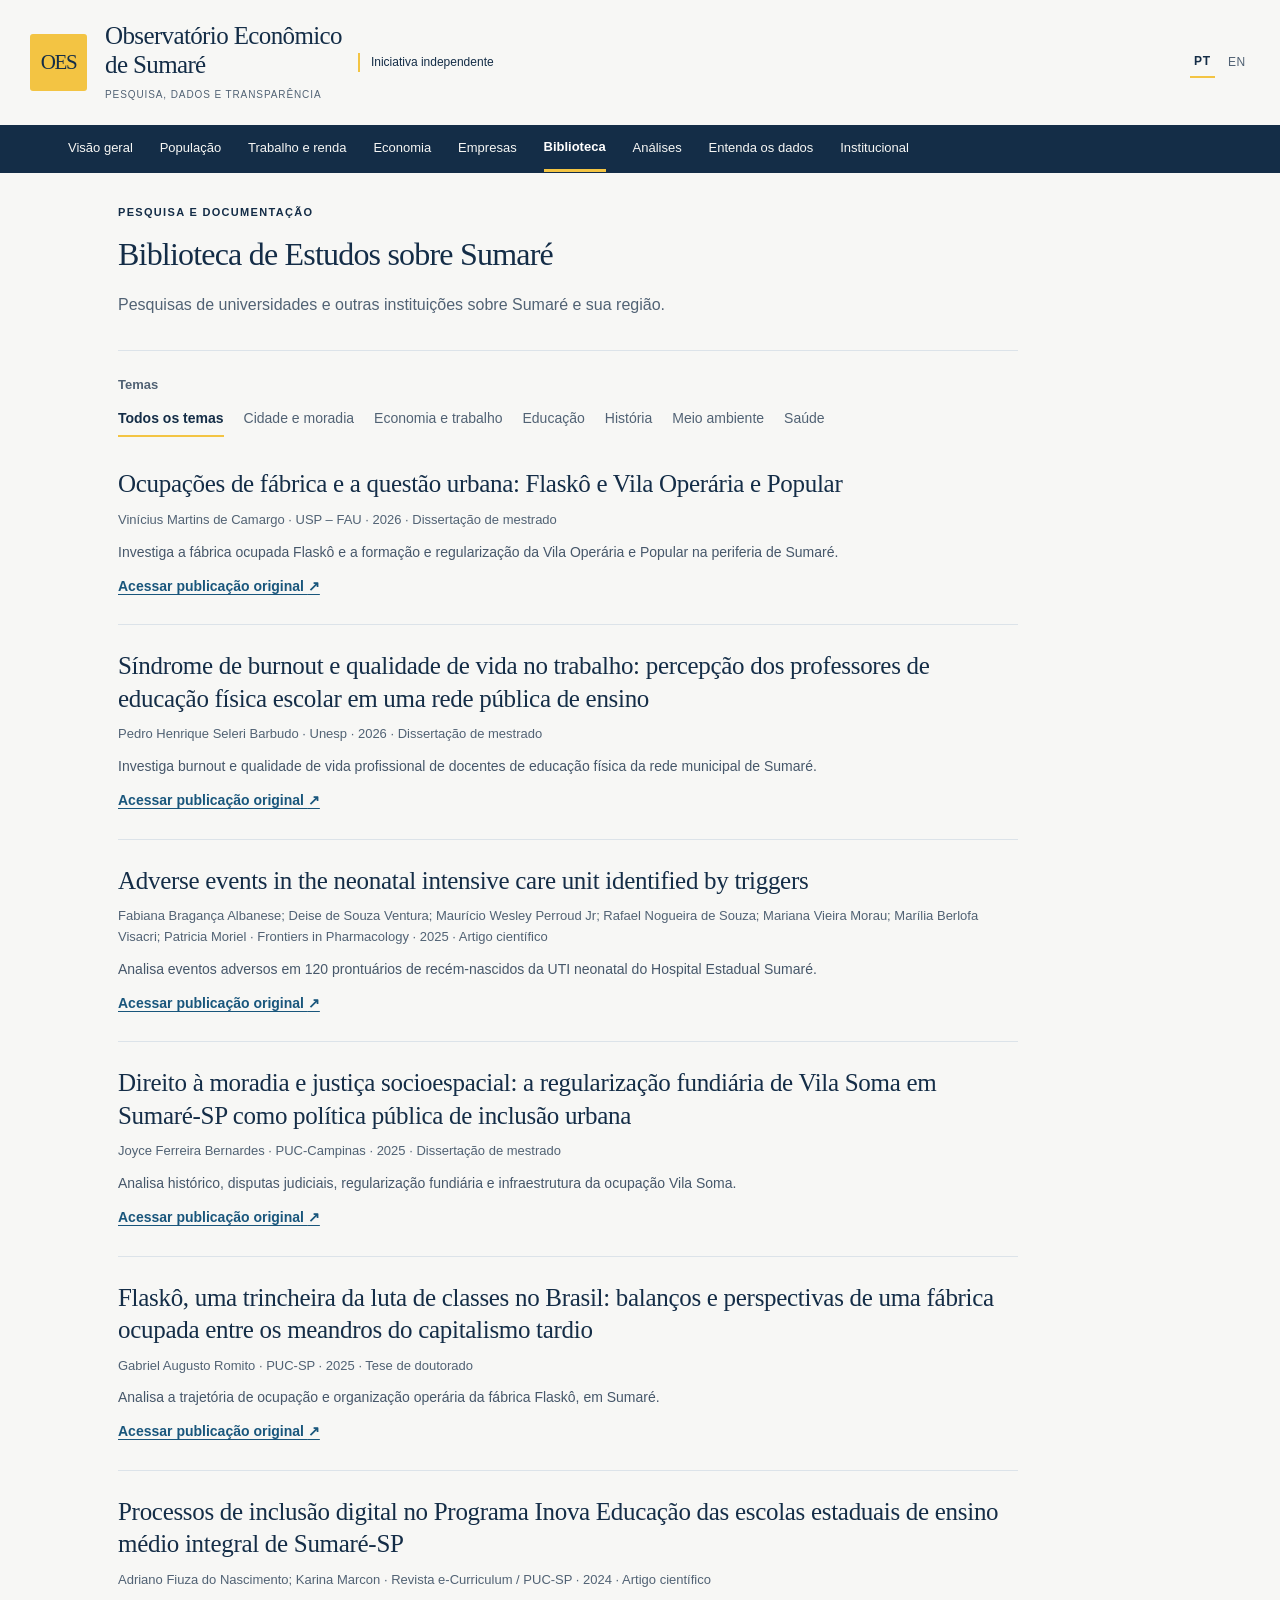
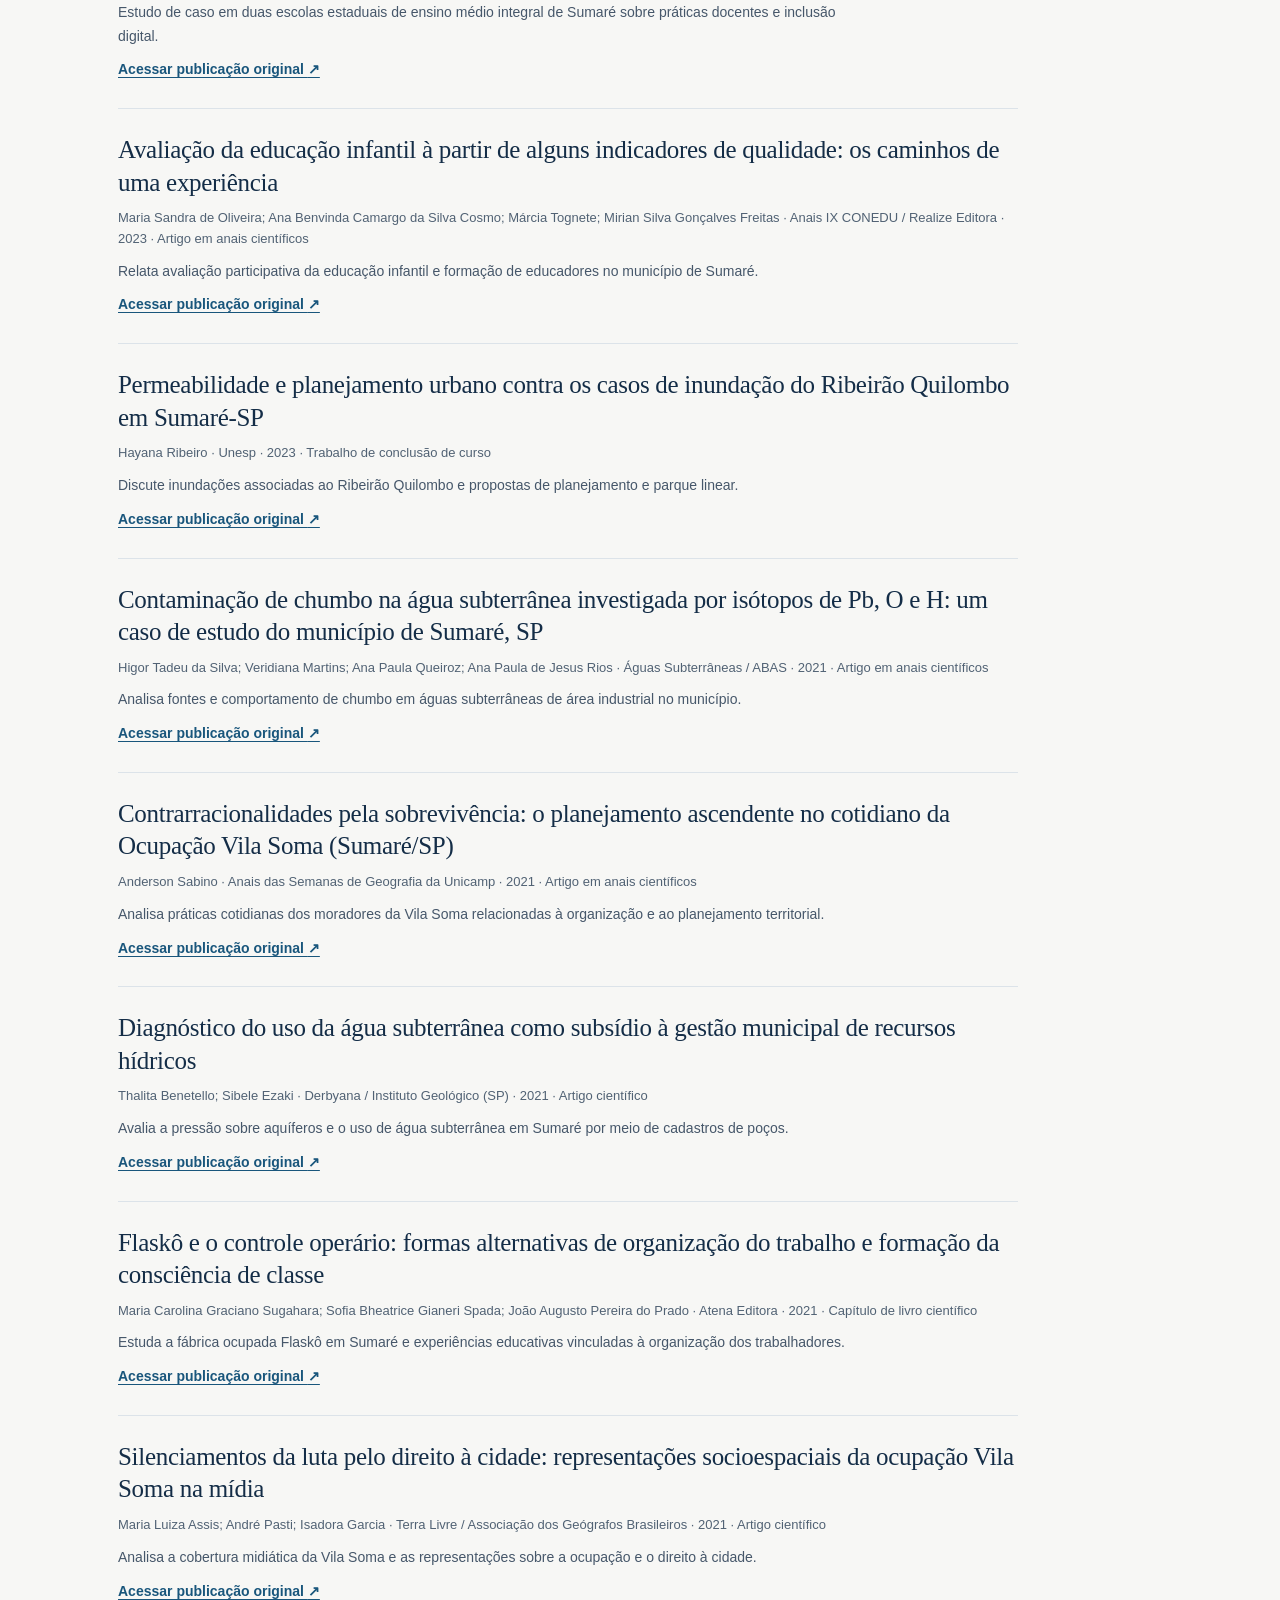
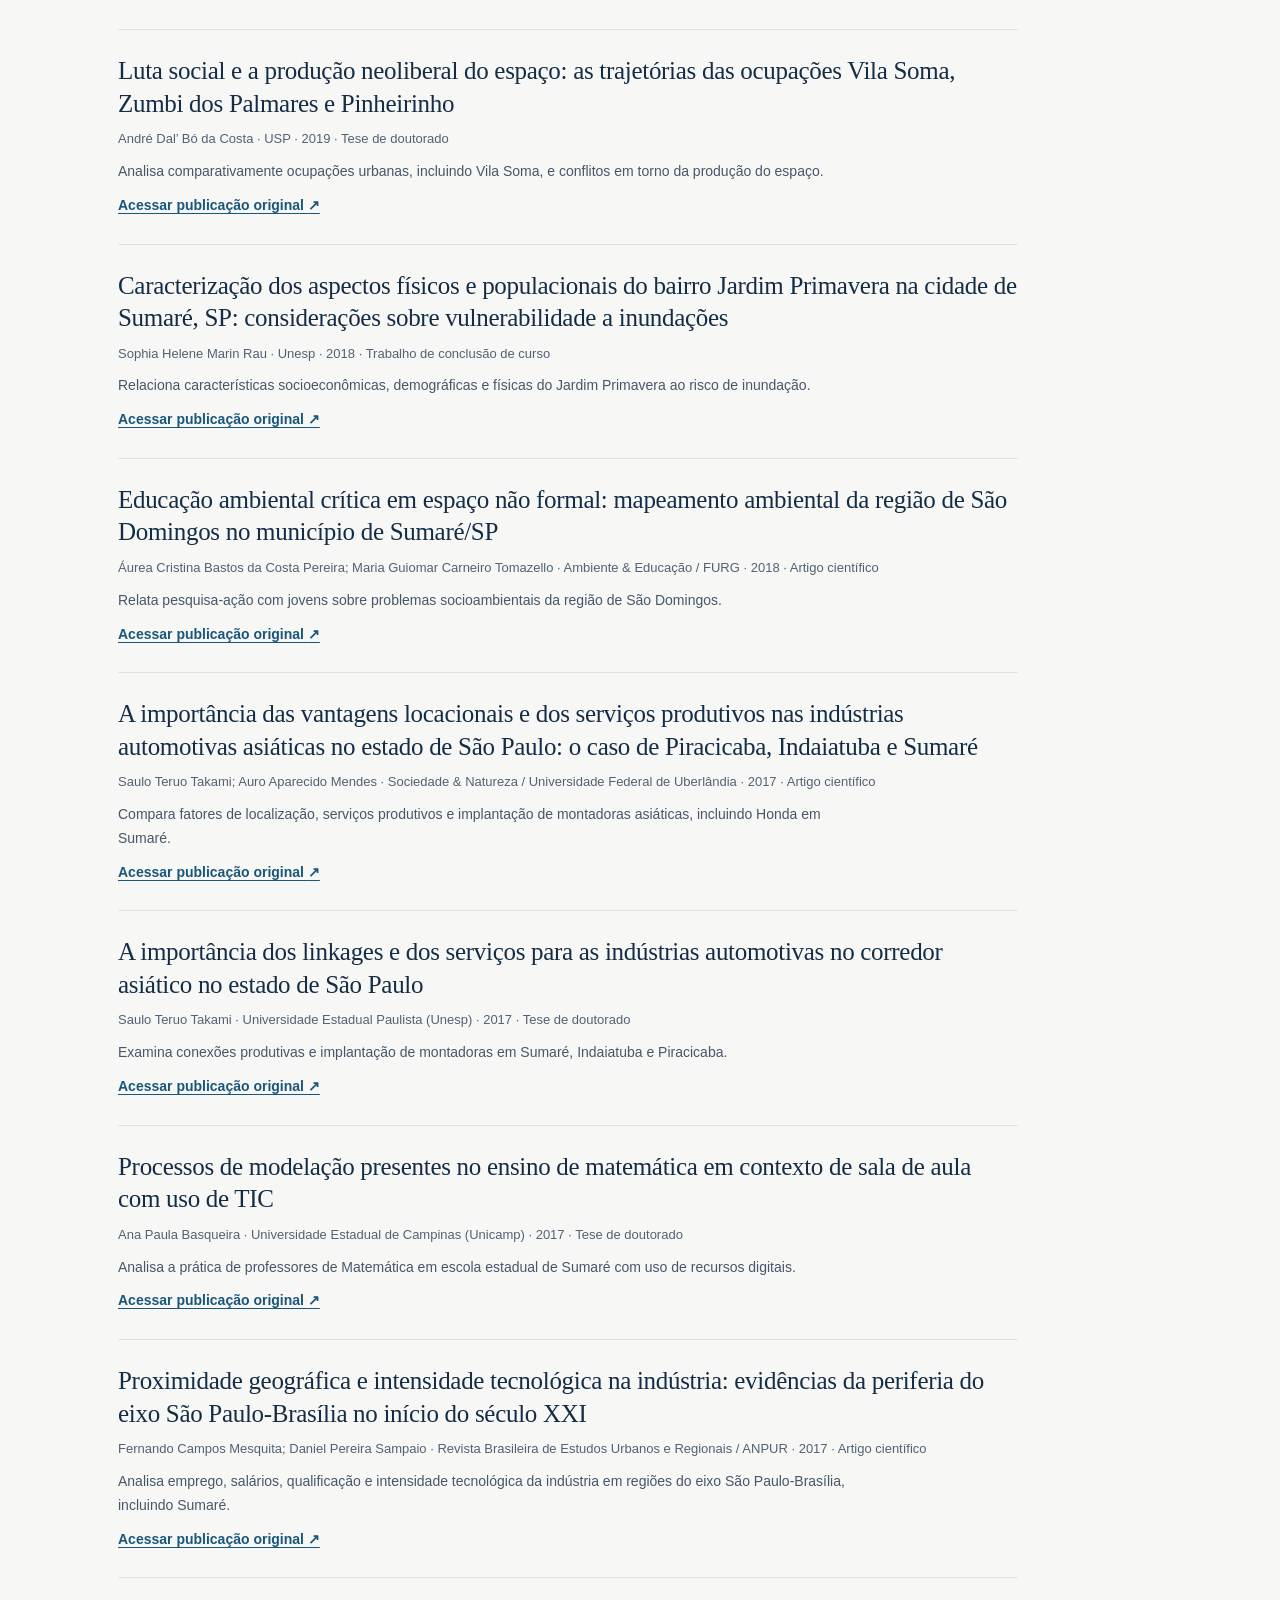
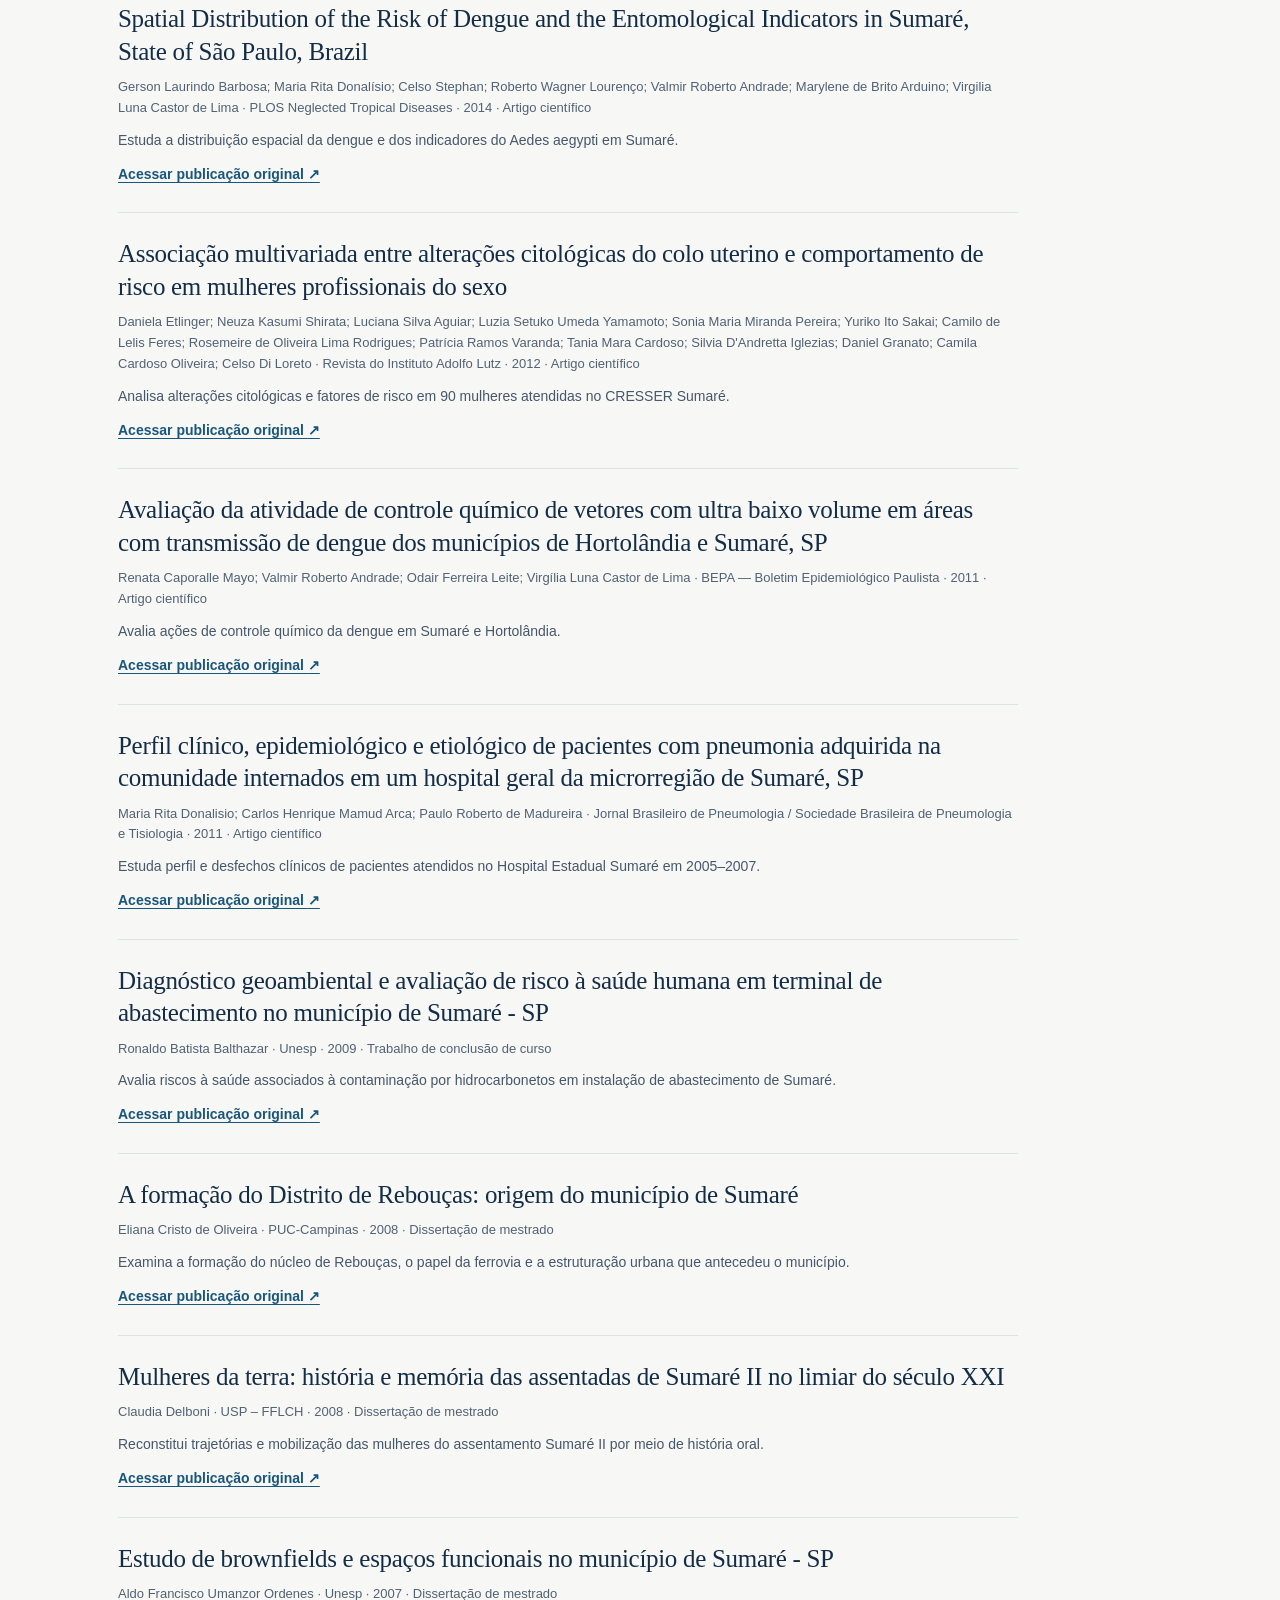
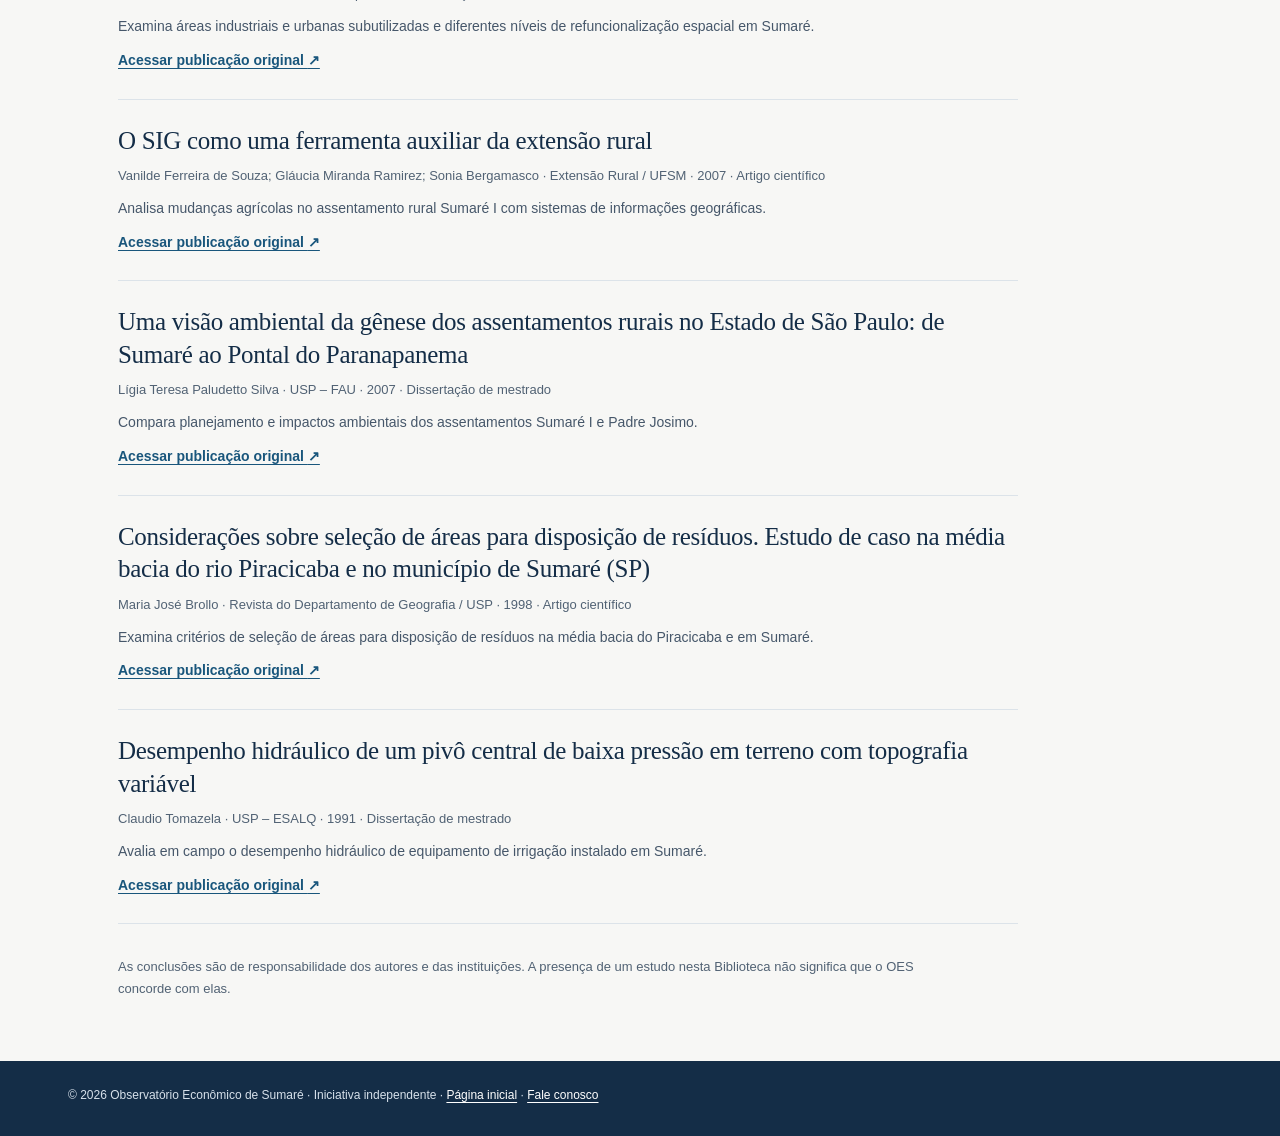
<file: site/biblioteca.html>
<!DOCTYPE html>
<html lang="pt-BR">
<head>
<meta charset="utf-8">
<meta name="viewport" content="width=device-width, initial-scale=1">
<title>Biblioteca de Estudos sobre Sumaré | OES</title>
<meta name="description" content="Publicações acadêmicas e institucionais sobre Sumaré, com autores, resumos breves e links para as fontes originais.">
<link rel="canonical" href="https://oesumare.github.io/biblioteca.html">
<meta property="og:type" content="website">
<meta property="og:site_name" content="Observatório Econômico de Sumaré">
<meta property="og:locale" content="pt_BR">
<meta property="og:title" content="Biblioteca de Estudos sobre Sumaré | OES">
<meta property="og:description" content="Publicações acadêmicas e institucionais sobre Sumaré, com autores, resumos breves e links para as fontes originais.">
<meta property="og:url" content="https://oesumare.github.io/biblioteca.html">
<meta property="og:image" content="https://oesumare.github.io/assets/images/oes-social.png">
<meta property="og:image:type" content="image/png">
<meta property="og:image:width" content="1200">
<meta property="og:image:height" content="630">
<meta property="og:image:alt" content="Identidade institucional do Observatório Econômico de Sumaré">
<meta name="twitter:card" content="summary_large_image">
<meta name="twitter:image" content="https://oesumare.github.io/assets/images/oes-social.png">
<meta http-equiv="Content-Security-Policy" content="default-src 'self'; script-src 'self'; style-src 'self' https://fonts.googleapis.com; font-src https://fonts.gstatic.com; img-src 'self' data:; connect-src 'self'; object-src 'none'; base-uri 'self'; form-action 'none'">
<link rel="stylesheet" href="assets/css/styles.css?v=20261028-tabs-fade">
<link rel="stylesheet" href="assets/css/biblioteca.css">
<script src="assets/js/lang-switch.js" defer></script><script src="assets/js/nav-scroll-cue.js" defer></script>
<script src="assets/js/biblioteca.js" defer></script>
</head>
<body>
<header class="mast"><div class="wrap mast-inner"><div class="identity"><div aria-hidden="true" class="monogram">OES</div><div><strong>Observatório Econômico<br>de Sumaré</strong><span>Pesquisa, dados e transparência</span></div></div><div class="independent"><span class="independent-main">Iniciativa independente</span></div><div class="language-switch" role="group" aria-label="Idioma"><span class="language-current" aria-current="true">PT</span><a lang="en" hreflang="en" href="en/index.html" title="Site em inglês">EN</a></div></div></header>
<nav class="subpage-nav library-nav" aria-label="Navegação principal">
<div class="wrap nav-shell"><div class="nav-inner">
<a href="index.html#inicio">Visão geral</a>
<a href="index.html#populacao">População</a>
<a href="index.html#trabalho">Trabalho e renda</a>
<a href="index.html#economia">Economia</a>
<a href="index.html#empresas">Empresas</a>
<a class="nav-library-link" href="biblioteca.html" aria-current="page">Biblioteca</a>
<a href="index.html#analises">Análises</a>
<a href="index.html#metodologia">Entenda os dados</a>
<a href="index.html#sobre">Institucional</a>
</div></div>
</nav>
<main class="wrap library">
  <header class="library-hero">
    <div class="kicker">Pesquisa e documentação</div>
    <h1>Biblioteca de Estudos sobre Sumaré</h1>
    <p>Pesquisas de universidades e outras instituições sobre Sumaré e sua região.</p>
  </header>
  <div class="library-filter" id="library-filter" hidden>
    <span class="library-filter-label">Temas</span>
    <div class="library-topics" id="library-topics" role="group" aria-label="Filtrar estudos por tema"></div>
  </div>
  <section class="library-list" aria-label="Publicações por ano, das mais recentes às mais antigas">
<article class="library-entry" id="oes-006" data-topic="Economia e trabalho">
  <h2>Ocupações de fábrica e a questão urbana: Flaskô e Vila Operária e Popular</h2>
  <p class="library-meta">Vinícius Martins de Camargo · USP – FAU · 2026 · Dissertação de mestrado</p>
  <p class="library-summary">Investiga a fábrica ocupada Flaskô e a formação e regularização da Vila Operária e Popular na periferia de Sumaré.</p>
  <a class="library-source" href="https://teses.usp.br/teses/disponiveis/16/16137/tde-01072026-131601/pt-br.html" target="_blank" rel="noopener noreferrer">Acessar publicação original <span aria-hidden="true">↗</span></a>
</article>
<article class="library-entry" id="oes-011" data-topic="Educação">
  <h2>Síndrome de burnout e qualidade de vida no trabalho: percepção dos professores de educação física escolar em uma rede pública de ensino</h2>
  <p class="library-meta">Pedro Henrique Seleri Barbudo · Unesp · 2026 · Dissertação de mestrado</p>
  <p class="library-summary">Investiga burnout e qualidade de vida profissional de docentes de educação física da rede municipal de Sumaré.</p>
  <a class="library-source" href="https://repositorio.unesp.br/entities/publication/a03de809-623c-4cb5-8821-bb54ed941445/full" target="_blank" rel="noopener noreferrer">Acessar publicação original <span aria-hidden="true">↗</span></a>
</article>
<article class="library-entry" id="oes-037" data-topic="Saúde">
  <h2>Adverse events in the neonatal intensive care unit identified by triggers</h2>
  <p class="library-meta">Fabiana Bragança Albanese; Deise de Souza Ventura; Maurício Wesley Perroud Jr; Rafael Nogueira de Souza; Mariana Vieira Morau; Marília Berlofa Visacri; Patricia Moriel · Frontiers in Pharmacology · 2025 · Artigo científico</p>
  <p class="library-summary">Analisa eventos adversos em 120 prontuários de recém-nascidos da UTI neonatal do Hospital Estadual Sumaré.</p>
  <a class="library-source" href="https://www.frontiersin.org/journals/pharmacology/articles/10.3389/fphar.2025.1539687/full" target="_blank" rel="noopener noreferrer">Acessar publicação original <span aria-hidden="true">↗</span></a>
</article>
<article class="library-entry" id="oes-002" data-topic="Cidade e moradia">
  <h2>Direito à moradia e justiça socioespacial: a regularização fundiária de Vila Soma em Sumaré-SP como política pública de inclusão urbana</h2>
  <p class="library-meta">Joyce Ferreira Bernardes · PUC-Campinas · 2025 · Dissertação de mestrado</p>
  <p class="library-summary">Analisa histórico, disputas judiciais, regularização fundiária e infraestrutura da ocupação Vila Soma.</p>
  <a class="library-source" href="https://repositorio.sis.puc-campinas.edu.br/items/bbffe6a9-be2e-46fc-aaa0-7fb5122824d6" target="_blank" rel="noopener noreferrer">Acessar publicação original <span aria-hidden="true">↗</span></a>
</article>
<article class="library-entry" id="oes-016" data-topic="Economia e trabalho">
  <h2>Flaskô, uma trincheira da luta de classes no Brasil: balanços e perspectivas de uma fábrica ocupada entre os meandros do capitalismo tardio</h2>
  <p class="library-meta">Gabriel Augusto Romito · PUC-SP · 2025 · Tese de doutorado</p>
  <p class="library-summary">Analisa a trajetória de ocupação e organização operária da fábrica Flaskô, em Sumaré.</p>
  <a class="library-source" href="https://tede2.pucsp.br/handle/handle/45482" target="_blank" rel="noopener noreferrer">Acessar publicação original <span aria-hidden="true">↗</span></a>
</article>
<article class="library-entry" id="oes-021" data-topic="Educação">
  <h2>Processos de inclusão digital no Programa Inova Educação das escolas estaduais de ensino médio integral de Sumaré-SP</h2>
  <p class="library-meta">Adriano Fiuza do Nascimento; Karina Marcon · Revista e-Curriculum / PUC-SP · 2024 · Artigo científico</p>
  <p class="library-summary">Estudo de caso em duas escolas estaduais de ensino médio integral de Sumaré sobre práticas docentes e inclusão digital.</p>
  <a class="library-source" href="https://revistas.pucsp.br/index.php/curriculum/article/view/61568" target="_blank" rel="noopener noreferrer">Acessar publicação original <span aria-hidden="true">↗</span></a>
</article>
<article class="library-entry" id="oes-045" data-topic="Educação">
  <h2>Avaliação da educação infantil à partir de alguns indicadores de qualidade: os caminhos de uma experiência</h2>
  <p class="library-meta">Maria Sandra de Oliveira; Ana Benvinda Camargo da Silva Cosmo; Márcia Tognete; Mirian Silva Gonçalves Freitas · Anais IX CONEDU / Realize Editora · 2023 · Artigo em anais científicos</p>
  <p class="library-summary">Relata avaliação participativa da educação infantil e formação de educadores no município de Sumaré.</p>
  <a class="library-source" href="https://editorarealize.com.br/artigo/visualizar/97244" target="_blank" rel="noopener noreferrer">Acessar publicação original <span aria-hidden="true">↗</span></a>
</article>
<article class="library-entry" id="oes-004" data-topic="Meio ambiente">
  <h2>Permeabilidade e planejamento urbano contra os casos de inundação do Ribeirão Quilombo em Sumaré-SP</h2>
  <p class="library-meta">Hayana Ribeiro · Unesp · 2023 · Trabalho de conclusão de curso</p>
  <p class="library-summary">Discute inundações associadas ao Ribeirão Quilombo e propostas de planejamento e parque linear.</p>
  <a class="library-source" href="https://repositorio.unesp.br/entities/publication/b050e4fc-ec29-43ea-82f1-43535723610a" target="_blank" rel="noopener noreferrer">Acessar publicação original <span aria-hidden="true">↗</span></a>
</article>
<article class="library-entry" id="oes-018" data-topic="Meio ambiente">
  <h2>Contaminação de chumbo na água subterrânea investigada por isótopos de Pb, O e H: um caso de estudo do município de Sumaré, SP</h2>
  <p class="library-meta">Higor Tadeu da Silva; Veridiana Martins; Ana Paula Queiroz; Ana Paula de Jesus Rios · Águas Subterrâneas / ABAS · 2021 · Artigo em anais científicos</p>
  <p class="library-summary">Analisa fontes e comportamento de chumbo em águas subterrâneas de área industrial no município.</p>
  <a class="library-source" href="https://aguassubterraneas.abas.org/asubterraneas/article/view/29455" target="_blank" rel="noopener noreferrer">Acessar publicação original <span aria-hidden="true">↗</span></a>
</article>
<article class="library-entry" id="oes-029" data-topic="Cidade e moradia">
  <h2>Contrarracionalidades pela sobrevivência: o planejamento ascendente no cotidiano da Ocupação Vila Soma (Sumaré/SP)</h2>
  <p class="library-meta">Anderson Sabino · Anais das Semanas de Geografia da Unicamp · 2021 · Artigo em anais científicos</p>
  <p class="library-summary">Analisa práticas cotidianas dos moradores da Vila Soma relacionadas à organização e ao planejamento territorial.</p>
  <a class="library-source" href="https://ocs.ige.unicamp.br/ojs/semanageounicamp/article/view/3416" target="_blank" rel="noopener noreferrer">Acessar publicação original <span aria-hidden="true">↗</span></a>
</article>
<article class="library-entry" id="oes-017" data-topic="Meio ambiente">
  <h2>Diagnóstico do uso da água subterrânea como subsídio à gestão municipal de recursos hídricos</h2>
  <p class="library-meta">Thalita Benetello; Sibele Ezaki · Derbyana / Instituto Geológico (SP) · 2021 · Artigo científico</p>
  <p class="library-summary">Avalia a pressão sobre aquíferos e o uso de água subterrânea em Sumaré por meio de cadastros de poços.</p>
  <a class="library-source" href="https://revistaig.emnuvens.com.br/derbyana/article/view/755" target="_blank" rel="noopener noreferrer">Acessar publicação original <span aria-hidden="true">↗</span></a>
</article>
<article class="library-entry" id="oes-020" data-topic="Economia e trabalho">
  <h2>Flaskô e o controle operário: formas alternativas de organização do trabalho e formação da consciência de classe</h2>
  <p class="library-meta">Maria Carolina Graciano Sugahara; Sofia Bheatrice Gianeri Spada; João Augusto Pereira do Prado · Atena Editora · 2021 · Capítulo de livro científico</p>
  <p class="library-summary">Estuda a fábrica ocupada Flaskô em Sumaré e experiências educativas vinculadas à organização dos trabalhadores.</p>
  <a class="library-source" href="https://atenaeditora.com.br/catalogo/post/flasko-e-o-controle-operario-formas-alternativas-de-organizacao-do-trabalho-e-formacao-da-consciencia-de-classe" target="_blank" rel="noopener noreferrer">Acessar publicação original <span aria-hidden="true">↗</span></a>
</article>
<article class="library-entry" id="oes-014" data-topic="Cidade e moradia">
  <h2>Silenciamentos da luta pelo direito à cidade: representações socioespaciais da ocupação Vila Soma na mídia</h2>
  <p class="library-meta">Maria Luiza Assis; André Pasti; Isadora Garcia · Terra Livre / Associação dos Geógrafos Brasileiros · 2021 · Artigo científico</p>
  <p class="library-summary">Analisa a cobertura midiática da Vila Soma e as representações sobre a ocupação e o direito à cidade.</p>
  <a class="library-source" href="https://publicacoes.agb.org.br/index.php/terralivre/article/view/2221" target="_blank" rel="noopener noreferrer">Acessar publicação original <span aria-hidden="true">↗</span></a>
</article>
<article class="library-entry" id="oes-007" data-topic="Cidade e moradia">
  <h2>Luta social e a produção neoliberal do espaço: as trajetórias das ocupações Vila Soma, Zumbi dos Palmares e Pinheirinho</h2>
  <p class="library-meta">André Dal’ Bó da Costa · USP · 2019 · Tese de doutorado</p>
  <p class="library-summary">Analisa comparativamente ocupações urbanas, incluindo Vila Soma, e conflitos em torno da produção do espaço.</p>
  <a class="library-source" href="https://teses.usp.br/teses/disponiveis/102/102132/tde-03082020-151424/pt-br.html" target="_blank" rel="noopener noreferrer">Acessar publicação original <span aria-hidden="true">↗</span></a>
</article>
<article class="library-entry" id="oes-003" data-topic="Cidade e moradia">
  <h2>Caracterização dos aspectos físicos e populacionais do bairro Jardim Primavera na cidade de Sumaré, SP: considerações sobre vulnerabilidade a inundações</h2>
  <p class="library-meta">Sophia Helene Marin Rau · Unesp · 2018 · Trabalho de conclusão de curso</p>
  <p class="library-summary">Relaciona características socioeconômicas, demográficas e físicas do Jardim Primavera ao risco de inundação.</p>
  <a class="library-source" href="https://repositorio.unesp.br/items/38381c7d-ddcb-435b-94c7-37dcb98d9402" target="_blank" rel="noopener noreferrer">Acessar publicação original <span aria-hidden="true">↗</span></a>
</article>
<article class="library-entry" id="oes-022" data-topic="Educação">
  <h2>Educação ambiental crítica em espaço não formal: mapeamento ambiental da região de São Domingos no município de Sumaré/SP</h2>
  <p class="library-meta">Áurea Cristina Bastos da Costa Pereira; Maria Guiomar Carneiro Tomazello · Ambiente &amp; Educação / FURG · 2018 · Artigo científico</p>
  <p class="library-summary">Relata pesquisa-ação com jovens sobre problemas socioambientais da região de São Domingos.</p>
  <a class="library-source" href="https://periodicos.furg.br/ambeduc/article/view/6237" target="_blank" rel="noopener noreferrer">Acessar publicação original <span aria-hidden="true">↗</span></a>
</article>
<article class="library-entry" id="oes-025" data-topic="Economia e trabalho">
  <h2>A importância das vantagens locacionais e dos serviços produtivos nas indústrias automotivas asiáticas no estado de São Paulo: o caso de Piracicaba, Indaiatuba e Sumaré</h2>
  <p class="library-meta">Saulo Teruo Takami; Auro Aparecido Mendes · Sociedade &amp; Natureza / Universidade Federal de Uberlândia · 2017 · Artigo científico</p>
  <p class="library-summary">Compara fatores de localização, serviços produtivos e implantação de montadoras asiáticas, incluindo Honda em Sumaré.</p>
  <a class="library-source" href="https://seer.ufu.br/index.php/sociedadenatureza/article/view/35647" target="_blank" rel="noopener noreferrer">Acessar publicação original <span aria-hidden="true">↗</span></a>
</article>
<article class="library-entry" id="oes-039" data-topic="Economia e trabalho">
  <h2>A importância dos linkages e dos serviços para as indústrias automotivas no corredor asiático no estado de São Paulo</h2>
  <p class="library-meta">Saulo Teruo Takami · Universidade Estadual Paulista (Unesp) · 2017 · Tese de doutorado</p>
  <p class="library-summary">Examina conexões produtivas e implantação de montadoras em Sumaré, Indaiatuba e Piracicaba.</p>
  <a class="library-source" href="https://repositorio.unesp.br/entities/publication/f38a8d42-3644-4068-8458-e31ff730ec3b" target="_blank" rel="noopener noreferrer">Acessar publicação original <span aria-hidden="true">↗</span></a>
</article>
<article class="library-entry" id="oes-040" data-topic="Educação">
  <h2>Processos de modelação presentes no ensino de matemática em contexto de sala de aula com uso de TIC</h2>
  <p class="library-meta">Ana Paula Basqueira · Universidade Estadual de Campinas (Unicamp) · 2017 · Tese de doutorado</p>
  <p class="library-summary">Analisa a prática de professores de Matemática em escola estadual de Sumaré com uso de recursos digitais.</p>
  <a class="library-source" href="https://repositorio.unicamp.br/acervo/detalhe/984014" target="_blank" rel="noopener noreferrer">Acessar publicação original <span aria-hidden="true">↗</span></a>
</article>
<article class="library-entry" id="oes-026" data-topic="Economia e trabalho">
  <h2>Proximidade geográfica e intensidade tecnológica na indústria: evidências da periferia do eixo São Paulo-Brasília no início do século XXI</h2>
  <p class="library-meta">Fernando Campos Mesquita; Daniel Pereira Sampaio · Revista Brasileira de Estudos Urbanos e Regionais / ANPUR · 2017 · Artigo científico</p>
  <p class="library-summary">Analisa emprego, salários, qualificação e intensidade tecnológica da indústria em regiões do eixo São Paulo-Brasília, incluindo Sumaré.</p>
  <a class="library-source" href="https://rbeur.anpur.org.br/rbeur/article/view/5293" target="_blank" rel="noopener noreferrer">Acessar publicação original <span aria-hidden="true">↗</span></a>
</article>
<article class="library-entry" id="oes-036" data-topic="Saúde">
  <h2>Spatial Distribution of the Risk of Dengue and the Entomological Indicators in Sumaré, State of São Paulo, Brazil</h2>
  <p class="library-meta">Gerson Laurindo Barbosa; Maria Rita Donalísio; Celso Stephan; Roberto Wagner Lourenço; Valmir Roberto Andrade; Marylene de Brito Arduino; Virgilia Luna Castor de Lima · PLOS Neglected Tropical Diseases · 2014 · Artigo científico</p>
  <p class="library-summary">Estuda a distribuição espacial da dengue e dos indicadores do Aedes aegypti em Sumaré.</p>
  <a class="library-source" href="https://journals.plos.org/plosntds/article?id=10.1371%2Fjournal.pntd.0002873" target="_blank" rel="noopener noreferrer">Acessar publicação original <span aria-hidden="true">↗</span></a>
</article>
<article class="library-entry" id="oes-044" data-topic="Saúde">
  <h2>Associação multivariada entre alterações citológicas do colo uterino e comportamento de risco em mulheres profissionais do sexo</h2>
  <p class="library-meta">Daniela Etlinger; Neuza Kasumi Shirata; Luciana Silva Aguiar; Luzia Setuko Umeda Yamamoto; Sonia Maria Miranda Pereira; Yuriko Ito Sakai; Camilo de Lelis Feres; Rosemeire de Oliveira Lima Rodrigues; Patrícia Ramos Varanda; Tania Mara Cardoso; Silvia D&#x27;Andretta Iglezias; Daniel Granato; Camila Cardoso Oliveira; Celso Di Loreto · Revista do Instituto Adolfo Lutz · 2012 · Artigo científico</p>
  <p class="library-summary">Analisa alterações citológicas e fatores de risco em 90 mulheres atendidas no CRESSER Sumaré.</p>
  <a class="library-source" href="https://periodicos.saude.sp.gov.br/RIAL/article/view/32486" target="_blank" rel="noopener noreferrer">Acessar publicação original <span aria-hidden="true">↗</span></a>
</article>
<article class="library-entry" id="oes-041" data-topic="Saúde">
  <h2>Avaliação da atividade de controle químico de vetores com ultra baixo volume em áreas com transmissão de dengue dos municípios de Hortolândia e Sumaré, SP</h2>
  <p class="library-meta">Renata Caporalle Mayo; Valmir Roberto Andrade; Odair Ferreira Leite; Virgília Luna Castor de Lima · BEPA — Boletim Epidemiológico Paulista · 2011 · Artigo científico</p>
  <p class="library-summary">Avalia ações de controle químico da dengue em Sumaré e Hortolândia.</p>
  <a class="library-source" href="https://periodicos.saude.sp.gov.br/BEPA182/article/view/38441" target="_blank" rel="noopener noreferrer">Acessar publicação original <span aria-hidden="true">↗</span></a>
</article>
<article class="library-entry" id="oes-027" data-topic="Saúde">
  <h2>Perfil clínico, epidemiológico e etiológico de pacientes com pneumonia adquirida na comunidade internados em um hospital geral da microrregião de Sumaré, SP</h2>
  <p class="library-meta">Maria Rita Donalisio; Carlos Henrique Mamud Arca; Paulo Roberto de Madureira · Jornal Brasileiro de Pneumologia / Sociedade Brasileira de Pneumologia e Tisiologia · 2011 · Artigo científico</p>
  <p class="library-summary">Estuda perfil e desfechos clínicos de pacientes atendidos no Hospital Estadual Sumaré em 2005–2007.</p>
  <a class="library-source" href="https://jbp.org.br/details/111/pt-BR/perfil-clinico--epidemiologico-e-etiologico-de-pacientes-com-pneumonia-adquirida-na-comunidade-internados-em-um-hospital-geral-da-microrregiao-de-suma" target="_blank" rel="noopener noreferrer">Acessar publicação original <span aria-hidden="true">↗</span></a>
</article>
<article class="library-entry" id="oes-023" data-topic="Meio ambiente">
  <h2>Diagnóstico geoambiental e avaliação de risco à saúde humana em terminal de abastecimento no município de Sumaré - SP</h2>
  <p class="library-meta">Ronaldo Batista Balthazar · Unesp · 2009 · Trabalho de conclusão de curso</p>
  <p class="library-summary">Avalia riscos à saúde associados à contaminação por hidrocarbonetos em instalação de abastecimento de Sumaré.</p>
  <a class="library-source" href="https://acervodigital.unesp.br/handle/11449/118175" target="_blank" rel="noopener noreferrer">Acessar publicação original <span aria-hidden="true">↗</span></a>
</article>
<article class="library-entry" id="oes-001" data-topic="História">
  <h2>A formação do Distrito de Rebouças: origem do município de Sumaré</h2>
  <p class="library-meta">Eliana Cristo de Oliveira · PUC-Campinas · 2008 · Dissertação de mestrado</p>
  <p class="library-summary">Examina a formação do núcleo de Rebouças, o papel da ferrovia e a estruturação urbana que antecedeu o município.</p>
  <a class="library-source" href="https://repositorio.sis.puc-campinas.edu.br/items/a5a220c9-2715-4b44-94b7-f27678234e96" target="_blank" rel="noopener noreferrer">Acessar publicação original <span aria-hidden="true">↗</span></a>
</article>
<article class="library-entry" id="oes-008" data-topic="História">
  <h2>Mulheres da terra: história e memória das assentadas de Sumaré II no limiar do século XXI</h2>
  <p class="library-meta">Claudia Delboni · USP – FFLCH · 2008 · Dissertação de mestrado</p>
  <p class="library-summary">Reconstitui trajetórias e mobilização das mulheres do assentamento Sumaré II por meio de história oral.</p>
  <a class="library-source" href="https://teses.usp.br/teses/disponiveis/8/8138/tde-04072008-141411/pt-br.html" target="_blank" rel="noopener noreferrer">Acessar publicação original <span aria-hidden="true">↗</span></a>
</article>
<article class="library-entry" id="oes-005" data-topic="Cidade e moradia">
  <h2>Estudo de brownfields e espaços funcionais no município de Sumaré - SP</h2>
  <p class="library-meta">Aldo Francisco Umanzor Ordenes · Unesp · 2007 · Dissertação de mestrado</p>
  <p class="library-summary">Examina áreas industriais e urbanas subutilizadas e diferentes níveis de refuncionalização espacial em Sumaré.</p>
  <a class="library-source" href="https://repositorio.unesp.br/entities/publication/53ae5b64-a9af-41da-821b-4be1288109d4" target="_blank" rel="noopener noreferrer">Acessar publicação original <span aria-hidden="true">↗</span></a>
</article>
<article class="library-entry" id="oes-043" data-topic="Meio ambiente">
  <h2>O SIG como uma ferramenta auxiliar da extensão rural</h2>
  <p class="library-meta">Vanilde Ferreira de Souza; Gláucia Miranda Ramirez; Sonia Bergamasco · Extensão Rural / UFSM · 2007 · Artigo científico</p>
  <p class="library-summary">Analisa mudanças agrícolas no assentamento rural Sumaré I com sistemas de informações geográficas.</p>
  <a class="library-source" href="https://www.periodicos.ufsm.br/extensaorural/article/view/5590" target="_blank" rel="noopener noreferrer">Acessar publicação original <span aria-hidden="true">↗</span></a>
</article>
<article class="library-entry" id="oes-009" data-topic="Meio ambiente">
  <h2>Uma visão ambiental da gênese dos assentamentos rurais no Estado de São Paulo: de Sumaré ao Pontal do Paranapanema</h2>
  <p class="library-meta">Lígia Teresa Paludetto Silva · USP – FAU · 2007 · Dissertação de mestrado</p>
  <p class="library-summary">Compara planejamento e impactos ambientais dos assentamentos Sumaré I e Padre Josimo.</p>
  <a class="library-source" href="https://teses.usp.br/teses/disponiveis/16/16135/tde-08032010-140319/pt-br.html" target="_blank" rel="noopener noreferrer">Acessar publicação original <span aria-hidden="true">↗</span></a>
</article>
<article class="library-entry" id="oes-019" data-topic="Meio ambiente">
  <h2>Considerações sobre seleção de áreas para disposição de resíduos. Estudo de caso na média bacia do rio Piracicaba e no município de Sumaré (SP)</h2>
  <p class="library-meta">Maria José Brollo · Revista do Departamento de Geografia / USP · 1998 · Artigo científico</p>
  <p class="library-summary">Examina critérios de seleção de áreas para disposição de resíduos na média bacia do Piracicaba e em Sumaré.</p>
  <a class="library-source" href="https://revistas.usp.br/rdg/en/article/view/53739" target="_blank" rel="noopener noreferrer">Acessar publicação original <span aria-hidden="true">↗</span></a>
</article>
<article class="library-entry" id="oes-010" data-topic="Meio ambiente">
  <h2>Desempenho hidráulico de um pivô central de baixa pressão em terreno com topografia variável</h2>
  <p class="library-meta">Claudio Tomazela · USP – ESALQ · 1991 · Dissertação de mestrado</p>
  <p class="library-summary">Avalia em campo o desempenho hidráulico de equipamento de irrigação instalado em Sumaré.</p>
  <a class="library-source" href="https://teses.usp.br/teses/disponiveis/11/11143/tde-20190821-114045/pt-br.html" target="_blank" rel="noopener noreferrer">Acessar publicação original <span aria-hidden="true">↗</span></a>
</article>
  </section>
  <p class="library-disclaimer">As conclusões são de responsabilidade dos autores e das instituições. A presença de um estudo nesta Biblioteca não significa que o OES concorde com elas.</p>
</main>
<footer class="footer"><div class="wrap">© 2026 Observatório Econômico de Sumaré · Iniciativa independente · <a href="index.html">Página inicial</a> · <a href="https://deluxe-mask-0a2.notion.site/50be564b68a744d1a137b06023974d03" target="_blank" rel="noopener noreferrer">Fale conosco</a></div></footer>
</body>
</html>
</file>
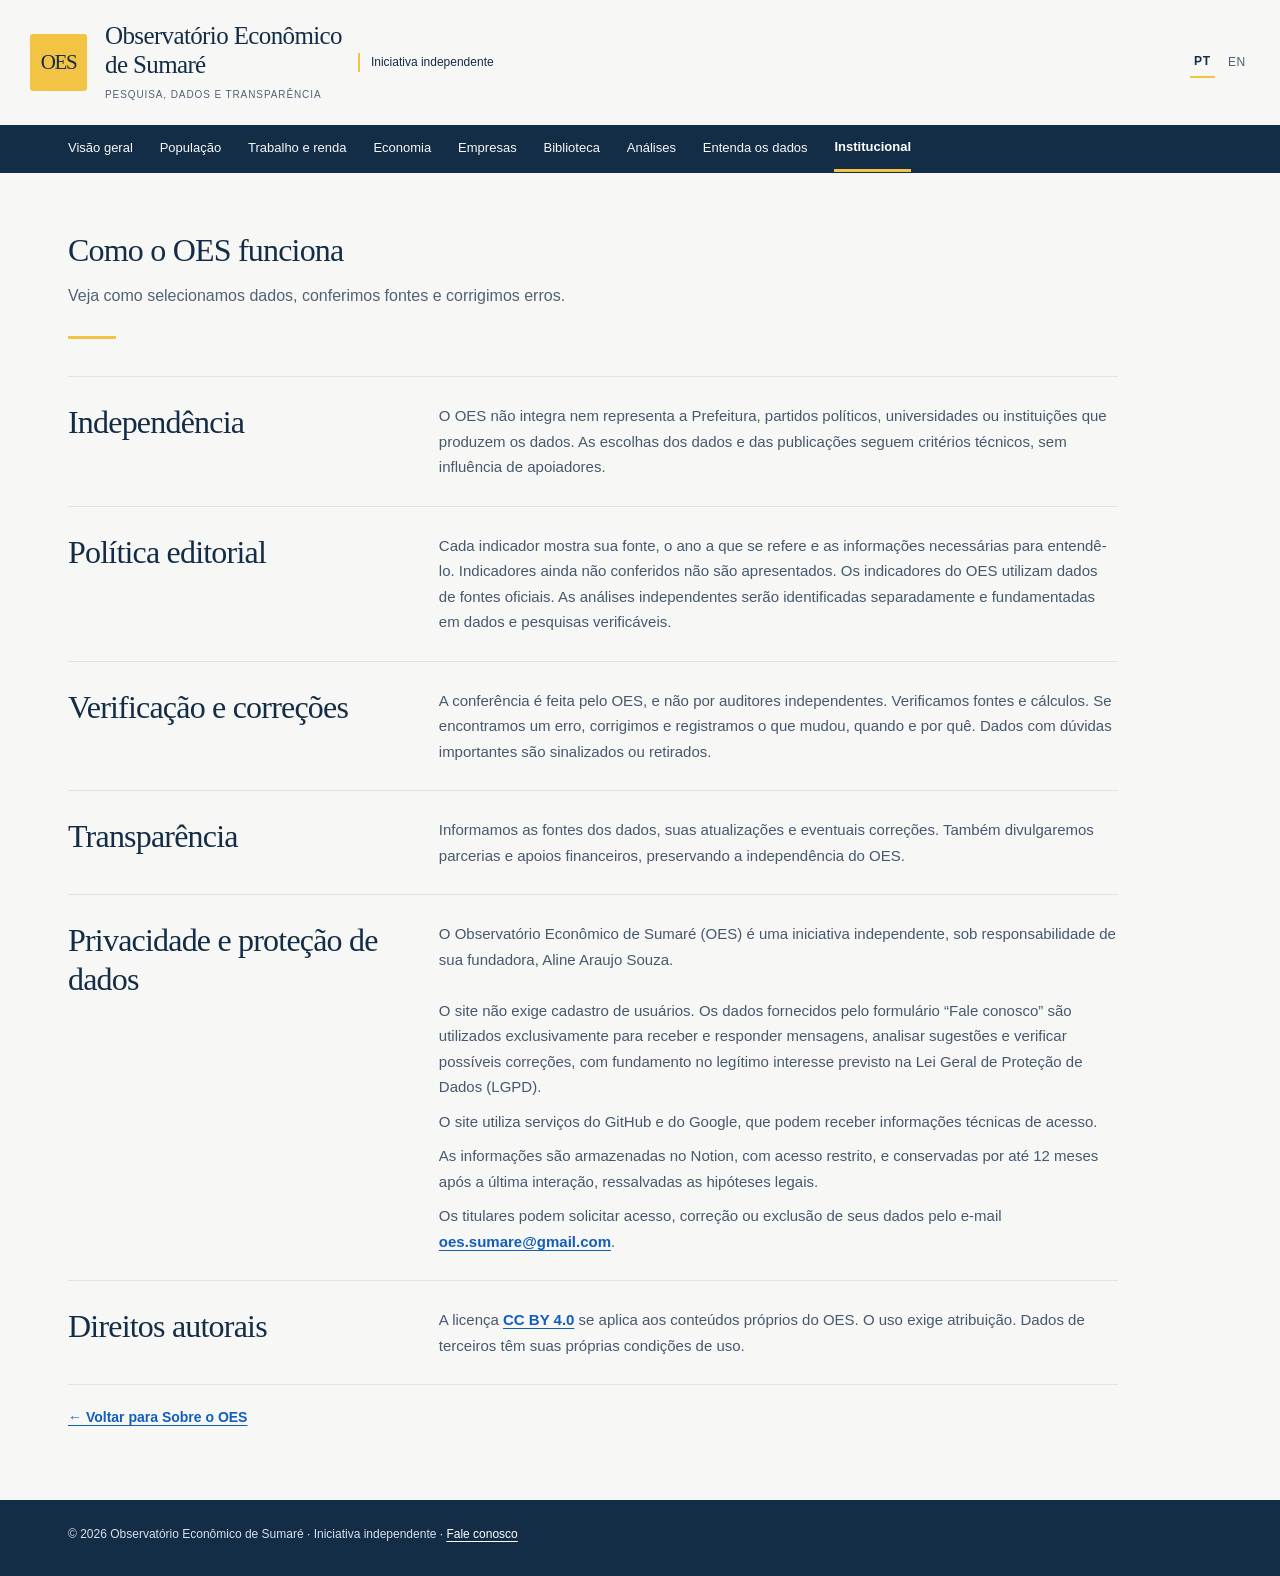
<file: site/governanca.html>
<!DOCTYPE html>
<html lang="pt-BR">
<head>
<meta charset="utf-8">
<meta name="viewport" content="width=device-width, initial-scale=1">
<title>Como o OES funciona | Observatório Econômico de Sumaré</title>
<meta name="description" content="Independência, política editorial, auditoria, transparência e licenças do Observatório Econômico de Sumaré.">
<link rel="canonical" href="https://oesumare.github.io/governanca.html">
<link rel="alternate" hreflang="pt-BR" href="https://oesumare.github.io/governanca.html">
<link rel="alternate" hreflang="en" href="https://oesumare.github.io/en/governanca.html">
<meta property="og:type" content="website">
<meta property="og:site_name" content="Observatório Econômico de Sumaré">
<meta property="og:locale" content="pt_BR">
<meta property="og:locale:alternate" content="en_US">
<meta property="og:title" content="Como o OES funciona | Observatório Econômico de Sumaré">
<meta property="og:description" content="Independência, política editorial, auditoria, transparência e licenças do Observatório Econômico de Sumaré.">
<meta property="og:url" content="https://oesumare.github.io/governanca.html">
<meta property="og:image" content="https://oesumare.github.io/assets/images/oes-social.png">
<meta property="og:image:type" content="image/png">
<meta property="og:image:width" content="1200">
<meta property="og:image:height" content="630">
<meta property="og:image:alt" content="Identidade institucional do Observatório Econômico de Sumaré">
<meta name="twitter:card" content="summary_large_image">
<meta name="twitter:image" content="https://oesumare.github.io/assets/images/oes-social.png">
<meta http-equiv="Content-Security-Policy" content="default-src 'self'; script-src 'self'; style-src 'self' https://fonts.googleapis.com; font-src https://fonts.gstatic.com; img-src 'self' data:; connect-src 'self'; object-src 'none'; base-uri 'self'; form-action 'none'">
<link rel="stylesheet" href="assets/css/styles.css?v=20261028-tabs-fade">
<script src="assets/js/lang-switch.js" defer></script><script src="assets/js/nav-scroll-cue.js" defer></script></head>
<body>
<header class="mast"><div class="wrap mast-inner"><div class="identity"><div aria-hidden="true" class="monogram">OES</div><div><strong>Observatório Econômico<br>de Sumaré</strong><span>Pesquisa, dados e transparência</span></div></div><div class="independent"><span class="independent-main">Iniciativa independente</span></div><div class="language-switch" role="group" aria-label="Idioma"><span class="language-current" aria-current="true">PT</span><a lang="en" hreflang="en" href="en/governanca.html">EN</a></div></div></header>
<nav class="subpage-nav" aria-label="Navegação principal">
<div class="wrap nav-shell"><div class="nav-inner">
<a href="index.html#inicio">Visão geral</a>
<a href="index.html#populacao">População</a>
<a href="index.html#trabalho">Trabalho e renda</a>
<a href="index.html#economia">Economia</a>
<a href="index.html#empresas">Empresas</a>
<a class="nav-library-link" href="biblioteca.html">Biblioteca</a>
<a href="index.html#analises">Análises</a>
<a href="index.html#metodologia">Entenda os dados</a>
<a href="index.html#sobre" aria-current="page">Institucional</a>
</div></div>
</nav>
<main class="wrap governance-wrap">
<header class="governance-hero">
<h1>Como o OES funciona</h1>
<p class="governance-lead">Veja como selecionamos dados, conferimos fontes e corrigimos erros.</p>
</header>
<div class="governance-grid">
<section class="governance-section" id="declaracao-de-independencia" aria-label="Independência">
<h2>Independência</h2>
<p>O OES não integra nem representa a Prefeitura, partidos políticos, universidades ou instituições que produzem os dados. As escolhas dos dados e das publicações seguem critérios técnicos, sem influência de apoiadores.</p>
</section>
<section class="governance-section" id="politica-editorial" aria-label="Política editorial">
<h2>Política editorial</h2>
<p>Cada indicador mostra sua fonte, o ano a que se refere e as informações necessárias para entendê-lo. Indicadores ainda não conferidos não são apresentados. Os indicadores do OES utilizam dados de fontes oficiais. As análises independentes serão identificadas separadamente e fundamentadas em dados e pesquisas verificáveis.</p>
</section>
<section class="governance-section" id="politica-de-auditoria" aria-label="Verificação e correções">
<h2>Verificação e correções</h2>
<p>A conferência é feita pelo OES, e não por auditores independentes. Verificamos fontes e cálculos. Se encontramos um erro, corrigimos e registramos o que mudou, quando e por quê. Dados com dúvidas importantes são sinalizados ou retirados.</p>
</section>
<section class="governance-section" id="politica-de-transparencia" aria-label="Transparência">
<h2>Transparência</h2>
<p>Informamos as fontes dos dados, suas atualizações e eventuais correções. Também divulgaremos parcerias e apoios financeiros, preservando a independência do OES.</p>
</section>
<section class="governance-section" id="privacidade-e-protecao-de-dados" aria-label="Privacidade e proteção de dados">
<h2>Privacidade e proteção de dados</h2>
<p>O Observatório Econômico de Sumaré (OES) é uma iniciativa independente, sob responsabilidade de sua fundadora, Aline Araujo Souza.</p>
<p>O site não exige cadastro de usuários. Os dados fornecidos pelo formulário “Fale conosco” são utilizados exclusivamente para receber e responder mensagens, analisar sugestões e verificar possíveis correções, com fundamento no legítimo interesse previsto na Lei Geral de Proteção de Dados (LGPD).</p>
<p>O site utiliza serviços do GitHub e do Google, que podem receber informações técnicas de acesso.</p>
<p>As informações são armazenadas no Notion, com acesso restrito, e conservadas por até 12 meses após a última interação, ressalvadas as hipóteses legais.</p>
<p>Os titulares podem solicitar acesso, correção ou exclusão de seus dados pelo e-mail <a href="mailto:oes.sumare@gmail.com">oes.sumare@gmail.com</a>.</p>
</section>
<section class="governance-section" id="direitos-autorais-e-licencas" aria-label="Direitos autorais">
<h2>Direitos autorais</h2>
<p>A licença <a href="https://creativecommons.org/licenses/by/4.0/deed.pt-br" rel="noopener noreferrer" target="_blank">CC BY 4.0</a> se aplica aos conteúdos próprios do OES. O uso exige atribuição. Dados de terceiros têm suas próprias condições de uso.</p>
</section>
</div>
<nav class="governance-return" aria-label="Retorno à seção Institucional"><a href="index.html#sobre">← Voltar para Sobre o OES</a></nav>
</main>
<footer class="footer"><div class="wrap">© 2026 Observatório Econômico de Sumaré · Iniciativa independente · <a href="https://deluxe-mask-0a2.notion.site/50be564b68a744d1a137b06023974d03" target="_blank" rel="noopener noreferrer">Fale conosco</a></div></footer>
</body></html>
</file>
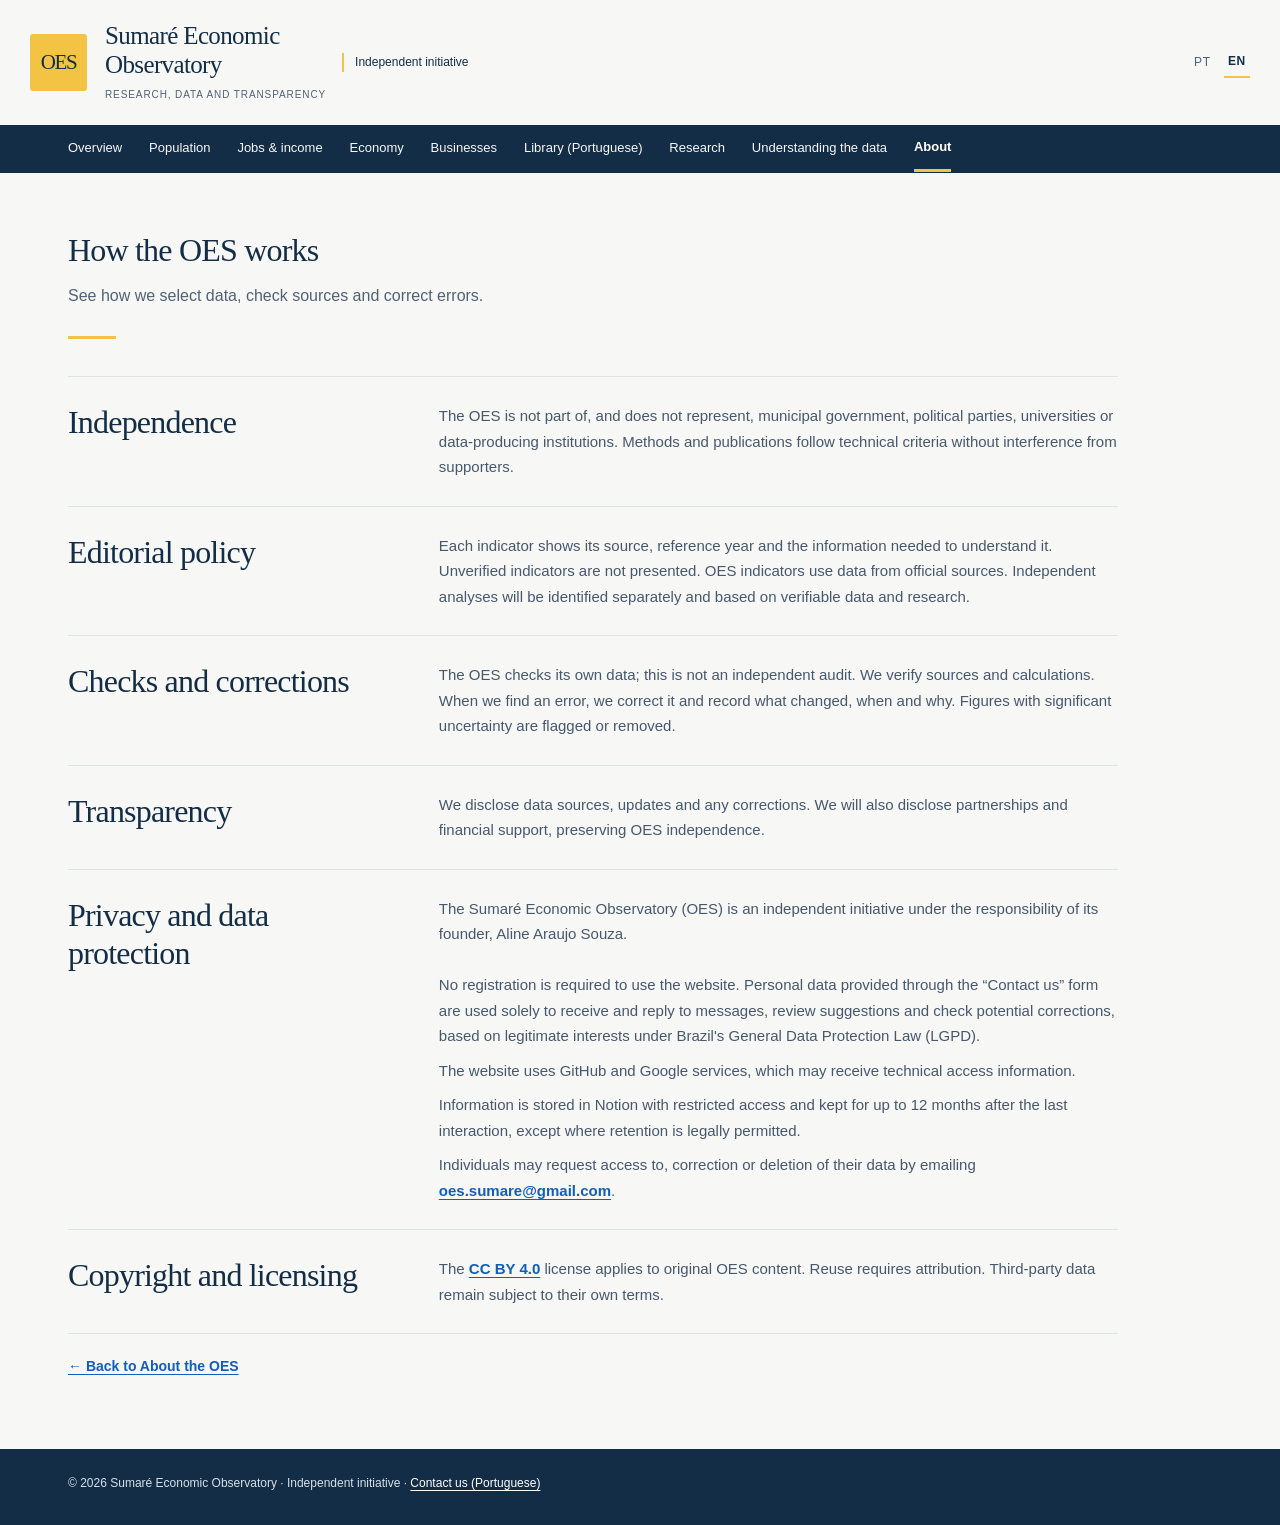
<file: site/en/governanca.html>
<!DOCTYPE html>
<html lang="en">
<head>
<meta charset="utf-8">
<meta name="viewport" content="width=device-width, initial-scale=1">
<title>How the OES works | Sumaré Economic Observatory</title>
<meta name="description" content="Editorial independence, auditing, transparency and licensing at the Sumaré Economic Observatory.">
<link rel="canonical" href="https://oesumare.github.io/en/governanca.html">
<link rel="alternate" hreflang="pt-BR" href="https://oesumare.github.io/governanca.html">
<link rel="alternate" hreflang="en" href="https://oesumare.github.io/en/governanca.html">
<meta property="og:type" content="website">
<meta property="og:site_name" content="Sumaré Economic Observatory">
<meta property="og:locale" content="en_US">
<meta property="og:locale:alternate" content="pt_BR">
<meta property="og:title" content="How the OES works | Sumaré Economic Observatory">
<meta property="og:description" content="Editorial independence, auditing, transparency and licensing at the Sumaré Economic Observatory.">
<meta property="og:url" content="https://oesumare.github.io/en/governanca.html">
<meta property="og:image" content="https://oesumare.github.io/assets/images/oes-social.png">
<meta property="og:image:type" content="image/png">
<meta property="og:image:width" content="1200">
<meta property="og:image:height" content="630">
<meta property="og:image:alt" content="Sumaré Economic Observatory, institutional identity">
<meta name="twitter:card" content="summary_large_image">
<meta name="twitter:image" content="https://oesumare.github.io/assets/images/oes-social.png">
<meta http-equiv="Content-Security-Policy" content="default-src 'self'; script-src 'self'; style-src 'self' https://fonts.googleapis.com; font-src https://fonts.gstatic.com; img-src 'self' data:; connect-src 'self'; object-src 'none'; base-uri 'self'; form-action 'none'">
<link rel="stylesheet" href="../assets/css/styles.css?v=20261028-tabs-fade">
<script src="../assets/js/lang-switch.js" defer></script><script src="../assets/js/nav-scroll-cue.js" defer></script></head>
<body>
<header class="mast"><div class="wrap mast-inner"><div class="identity"><div aria-hidden="true" class="monogram">OES</div><div><strong>Sumaré Economic<br>Observatory</strong><span>Research, data and transparency</span></div></div><div class="independent"><span class="independent-main">Independent initiative</span></div><div class="language-switch" role="group" aria-label="Language"><a lang="pt-BR" hreflang="pt-BR" href="../governanca.html">PT</a><span class="language-current" aria-current="true">EN</span></div></div></header>
<nav class="subpage-nav" aria-label="Main navigation">
<div class="wrap nav-shell"><div class="nav-inner">
<a href="index.html#inicio">Overview</a>
<a href="index.html#populacao">Population</a>
<a href="index.html#trabalho">Jobs & income</a>
<a href="index.html#economia">Economy</a>
<a href="index.html#empresas">Businesses</a>
<a class="nav-library-link" href="../biblioteca.html">Library (Portuguese)</a>
<a href="index.html#analises">Research</a>
<a href="index.html#metodologia">Understanding the data</a>
<a href="index.html#sobre" aria-current="page">About</a>
</div></div>
</nav>
<main class="wrap governance-wrap">
<header class="governance-hero">
<h1>How the OES works</h1>
<p class="governance-lead">See how we select data, check sources and correct errors.</p>
</header>
<div class="governance-grid">
<section class="governance-section" id="declaracao-de-independencia" aria-label="Independence">
<h2>Independence</h2>
<p>The OES is not part of, and does not represent, municipal government, political parties, universities or data-producing institutions. Methods and publications follow technical criteria without interference from supporters.</p>
</section>
<section class="governance-section" id="politica-editorial" aria-label="Editorial policy">
<h2>Editorial policy</h2>
<p>Each indicator shows its source, reference year and the information needed to understand it. Unverified indicators are not presented. OES indicators use data from official sources. Independent analyses will be identified separately and based on verifiable data and research.</p>
</section>
<section class="governance-section" id="politica-de-auditoria" aria-label="Checks and corrections">
<h2>Checks and corrections</h2>
<p>The OES checks its own data; this is not an independent audit. We verify sources and calculations. When we find an error, we correct it and record what changed, when and why. Figures with significant uncertainty are flagged or removed.</p>
</section>
<section class="governance-section" id="politica-de-transparencia" aria-label="Transparency">
<h2>Transparency</h2>
<p>We disclose data sources, updates and any corrections. We will also disclose partnerships and financial support, preserving OES independence.</p>
</section>
<section class="governance-section" id="privacidade-e-protecao-de-dados" aria-label="Privacy and data protection">
<h2>Privacy and data protection</h2>
<p>The Sumaré Economic Observatory (OES) is an independent initiative under the responsibility of its founder, Aline Araujo Souza.</p>
<p>No registration is required to use the website. Personal data provided through the “Contact us” form are used solely to receive and reply to messages, review suggestions and check potential corrections, based on legitimate interests under Brazil's General Data Protection Law (LGPD).</p>
<p>The website uses GitHub and Google services, which may receive technical access information.</p>
<p>Information is stored in Notion with restricted access and kept for up to 12 months after the last interaction, except where retention is legally permitted.</p>
<p>Individuals may request access to, correction or deletion of their data by emailing <a href="mailto:oes.sumare@gmail.com">oes.sumare@gmail.com</a>.</p>
</section>
<section class="governance-section" id="direitos-autorais-e-licencas" aria-label="Copyright">
<h2>Copyright and licensing</h2>
<p>The <a href="https://creativecommons.org/licenses/by/4.0/" rel="noopener noreferrer" target="_blank">CC BY 4.0</a> license applies to original OES content. Reuse requires attribution. Third-party data remain subject to their own terms.</p>
</section>
</div>
<nav class="governance-return" aria-label="Return to About the OES"><a href="index.html#sobre">← Back to About the OES</a></nav>
</main>
<footer class="footer"><div class="wrap">© 2026 Sumaré Economic Observatory · Independent initiative · <a href="https://deluxe-mask-0a2.notion.site/50be564b68a744d1a137b06023974d03" target="_blank" rel="noopener noreferrer">Contact us (Portuguese)</a></div></footer>
</body></html>
</file>
<file: site/assets/css/styles.css>
@import url('https://fonts.googleapis.com/css2?family=Source+Sans+3:wght@400;500;600&family=Source+Serif+4:wght@400;500&display=swap');

/* OES | Estilos consolidados. Ordem de cascata e responsividade preservadas. */
*{box-sizing: border-box}
body{margin:0}
html{scroll-behavior:smooth}
a{text-underline-offset: 3px}
.wrap{padding: 0 28px; margin: auto}
.mast-inner{display: flex; justify-content: space-between; align-items: center; gap: 16px}
.identity{display: flex; align-items: center}
.monogram{display: grid; place-items: center}
.identity strong{display: block}
.identity span{text-transform: uppercase}
.independent{border-left: 2px solid var(--accent); padding-left: 11px}
.intro{display: grid}
.kicker{text-transform: uppercase}
.intro p{margin: 0}
.aside strong{display: block; color: var(--ink); margin-bottom: 8px}
.section-title{display: flex; justify-content: space-between; align-items: end; gap: 10px}
.section-title h2{margin: 0}
.section-title span{color: var(--muted)}
.metrics{display: grid; grid-template-columns: repeat(4,1fr)}
.metric{border-right: 1px solid var(--line)}
.metric:last-child{border-right: 0}
.metric .metric-title{display:block;margin:0}
.number{font-size: 35px}
.cols{display: grid; grid-template-columns: 1.6fr 1fr}
h3{margin: 0 0 15px}
.explain{border-left: 2px solid var(--accent)}
.explain p{font-size: 14px; margin: 0 0 12px}
.explain strong{font-size: 14px}
.explain button{font: inherit; background: none; border: 0; padding: 0; text-decoration: underline; text-underline-offset: 3px; cursor: pointer}
.glossary button{font: inherit; background: none; border: 0; padding: 0; text-decoration: underline; text-underline-offset: 3px; cursor: pointer}
.footnote{font-size: 11px; color: var(--muted); margin: 18px 0 38px}
.tab[hidden]{display: none}
.tab:not([hidden]){animation:oes-tab-fade .18s ease-out}
@keyframes oes-tab-fade{from{opacity:.35}to{opacity:1}}
.prose{font-size: 15px}
.data-table{border-collapse: collapse; width: 100%; background: white}
.data-table th{padding: 17px; border-bottom: 1px solid var(--line); text-align: left; vertical-align: top}
.data-table td{padding: 17px; border-bottom: 1px solid var(--line); text-align: left; vertical-align: top}
.data-table th{text-transform: uppercase; letter-spacing: .09em}
.data-table td:nth-child(2){font-size: 17px}
.data-table td small{display: block; font: 12px/1.5 Arial; color: var(--muted)}
.glossary{display: grid; grid-template-columns: repeat(2,1fr); gap: 0 40px}
.term{border-bottom: 1px solid var(--line)}
.term b{display: block}
.term p{margin: 5px 0}
.source{display: flex; justify-content: space-between; gap: 24px; padding: 18px 0; border-bottom: 1px solid var(--line)}
.source p{font-size: 12px; color: var(--muted); margin: 4px 0 0}
.source a{white-space: nowrap; font-size: 12px}
.note{font-size: 13px; margin: 25px 0}
.footer{border-top: 1px solid var(--ink); font-size: 12px}
dialog{border: 1px solid #b8c2be; max-width: 490px; width: calc(100% - 30px); padding: 25px; background: white; color: var(--ink); box-shadow: 0 16px 55px #0002}
dialog::backdrop{background: #15272b88}
dialog p{font-size: 14px}
dialog .close{float: right; border: 0; background: none; font-size: 22px; cursor: pointer}
button:focus-visible{outline: 2px solid var(--accent); outline-offset: 4px}
a:focus-visible{outline: 2px solid var(--accent); outline-offset: 4px}

@media(max-width:800px){
  .metric:nth-child(2){border-right: 0}
  .glossary{grid-template-columns: 1fr}
}

.metric{border-top: 3px solid transparent}
.metric:first-child{border-top-color: var(--yellow)}
.explain{border-left-color: var(--yellow)}
.mast{border-bottom: 1px solid var(--line)}
.source a{color: #205d87}
::selection{background: #f7df90; color: #142D47}
:root{--white: #fff}
body{-webkit-font-smoothing:antialiased}
.wrap{max-width: 1220px; padding-left: 38px; padding-right: 38px}
.mast{color: var(--ink); border: 0}
.mast-inner{padding: 22px 0}
.identity{gap: 18px}
.monogram{font-size: 21px; width: 57px; height: 57px; border: 0; border-radius: 3px}
.identity span{color: var(--muted); font-size: 10px; margin-top: 7px; display: block}
.independent{color: var(--ink); border-left-color: var(--yellow); font-size: 12px; max-width: 245px}
.intro{padding: 75px 0 56px; grid-template-columns: 1.9fr .65fr; gap: 70px; align-items: start}
.kicker{color: var(--accent); font-size: 11px; font-weight: 800; letter-spacing: .10em}
.intro h1{margin: 18px 0 19px; max-width: 850px}
.intro p{color:#4c5e72;max-width:735px}
.aside{border-top: 4px solid #e4b622; color: #5d697c; font-size: 13px; padding-top: 18px}
.aside strong{font-size: 14px}
.section-title{border:0}
.section-title span{font-size: 12px}
.metrics{gap: 1px; background: var(--line); border: 1px solid var(--line); box-shadow: 0 10px 35px #17274208}
.metric{background: #fff; padding: 26px 22px 25px; border: 0}
.metric .metric-title{font-size: 12px; color: #596678; min-height: 43px}
.number{font: 800 clamp(27px,2.9vw,39px)/1.1 Arial,Helvetica,sans-serif; margin: 15px 0 10px; font-variant-numeric: tabular-nums}
.origin{color: #687689; font-size: 11px}
.cols{gap: 60px; padding-top: 26px}
h3{font-size: 18px}
.explain{background: #fff; border: 1px solid var(--line); border-top: 4px solid #e4b622; padding: 23px 26px; box-shadow: 0 5px 22px #17274208}
.explain p{color: #4f6073}
.explain button{color: #0c5cbe; font-weight: 700; text-decoration-thickness: 1px}
.glossary button{color: #0c5cbe; font-weight: 700; text-decoration-thickness: 1px}
.prose{max-width: 800px}
.prose p{color: #47586d}
.data-table{border: 1px solid var(--line)}
.data-table th{background: #10213d; color: #fff; font-size: 11px}
.data-table td{font-size: 13px}
.data-table td:nth-child(2){font: 800 19px Arial,Helvetica,sans-serif}
.term{padding: 20px 0}
.term b{font-size: 16px}
.term p{font-size: 13px; color: #55657a}
.source{background: transparent}
.source strong{font-size: 15px}
.source a{font-weight: 700}
.note{background:transparent;border:0;padding:0;color:var(--muted);max-width:800px;line-height:1.7}
.footer{color:#d6e0ea;margin-top:60px;border:0;padding:25px 0 31px}
.footer a{color: #fff}
a{color: #115ebc}
dialog{border-radius: 5px; border-color: var(--line)}
dialog h3{font: 800 25px Arial,Helvetica,sans-serif}

@media(max-width:800px){
  .wrap{padding-left: 22px; padding-right: 22px}
  .intro{grid-template-columns: 1fr; gap: 22px; padding: 44px 0 36px}
  .metrics{grid-template-columns: repeat(2,minmax(0,1fr))}
  .metric{border: 0}
  .metric:nth-child(-n+2){border-bottom: 0}
  .cols{grid-template-columns: 1fr; gap: 30px}
  .independent{display: none}
}

@media(max-width:480px){
  .wrap{padding: 0 18px}
  .mast-inner{padding: 16px 0}
  .identity strong{font-size: 17px}
  .identity span{font-size: 9px}
  .monogram{width: 44px; height: 44px; font-size: 16px}
  .number{font-size: 27px}
  .metric{padding: 19px 13px}
}

:root{--accent: #142D47}
.monogram{background: #F3C443; color: #142D47}
button:focus-visible{outline-color: #142D47}
a:focus-visible{outline-color: #142D47}
:root{--ink: #142D47; --paper: #F7F7F5; --muted: #516274; --yellow: #F3C443; --line: #dce3e9}
body{background: var(--paper); color: #333B44}
.mast{background: var(--paper)}
.footer{background: #142D47}
.metrics--two{grid-template-columns:repeat(2,minmax(0,1fr));margin:20px 0 28px;gap:0;border:0;background:transparent;box-shadow:none}
.metrics--two .metric{background:transparent;min-width:0;padding:24px 26px;border:0;border-top:1px solid var(--line);border-right:1px solid var(--line)}
.metrics--two .metric:nth-child(odd){padding-left:0}
.metrics--two .metric:nth-child(even){padding-right:0;border-right:0}
.metrics--two .metric:last-child:nth-child(odd){grid-column:1/-1;border-right:0}
.metrics--two .metric:last-child:nth-child(odd){padding-left:0}
.metric .number{overflow-wrap: anywhere; font-size: clamp(25px,2.9vw,38px)}
.metric .number--verified{color: #142D47}
.metric .origin{display: flex; flex-direction: column; align-items: flex-start; gap: 9px; line-height: 1.6}
.status-line{font-size: 12px; color: #516274; padding: 12px 0 2px; margin: 0}
.source-detail{appearance: none; background: transparent; border: 0; border-bottom: 1px solid #205d87; color: #205d87; font: 600 12px/1.45 "Open Sans",Arial,sans-serif; cursor: pointer; text-align: left; padding: 1px 0}
.source-detail:hover{border-bottom-color: #142D47; color: #142D47}
.source-detail:focus-visible{outline: 2px solid #142D47; outline-offset: 3px}
dialog#sourceDialog{max-width: 680px; max-height: min(83vh,850px); overflow-y: auto; border-radius: 3px; border: 1px solid #cdd5db; padding: 26px 28px}
#sourceDialogTitle{padding-right: 30px; font-size: 22px}
.indicator-detail{margin: 0}
.data-detail{border-top: 1px solid var(--line); padding: 11px 0; display: grid; grid-template-columns: 145px 1fr; gap: 18px}
.data-detail dt{font-size: 12px; color: #516274}
.data-detail dd{margin: 0; font-size: 13px; line-height: 1.6; overflow-wrap: anywhere; color: #333B44}
.data-detail dd a{overflow-wrap: anywhere}

@media(max-width:800px){
  .intro{padding-top: 40px}
  .metrics--two{grid-template-columns: repeat(2,minmax(0,1fr))}
}

@media(max-width:680px){
 .metrics--two{grid-template-columns:repeat(2,minmax(0,1fr))}
}

@media(max-width:480px){
  .metric .origin{font-size: 11px}
  .data-detail{grid-template-columns: 1fr; gap: 3px}
  dialog#sourceDialog{padding: 20px 18px}
}

@media(prefers-reduced-motion:reduce){
  html{scroll-behavior: auto}
  *{animation-duration: 0s!important; transition-duration: 0s!important}
}

.institutional-grid{display:grid;grid-template-columns:repeat(2,minmax(0,1fr));gap:clamp(22px,4vw,60px);margin:28px 0 20px}
.institutional-block{border:0;border-top:1px solid var(--line);background:transparent}
.institutional-block h3{margin:0 0 10px;color:var(--ink)}
.institutional-block p{margin: 0; font-size: 14px; color: #485a68}
.institutional-values{margin-bottom: 35px}
.institutional-cta{background:transparent;border:0;border-top:1px solid var(--line);padding:24px 0;margin:28px 0 0}
.institutional-cta a{font-weight:600}
.back-link a{font-size: 13px; font-weight: 700}

@media(max-width:680px){
  .institutional-grid{grid-template-columns: 1fr}
  .institutional-block{padding:20px 0}
}

:root{--font-editorial:'Source Serif 4',Georgia,'Times New Roman',serif;--font-interface:'Source Sans 3','Segoe UI',Arial,sans-serif;--type-title:clamp(40px,4.7vw,60px);--type-section:clamp(28px,2.8vw,32px);--type-subtitle:clamp(20px,2vw,24px);--type-lead:16px}
@media(max-width:480px){:root{--type-title:clamp(36px,9vw,40px);--type-section:26px;--type-subtitle:20px;--type-lead:15px}}
body{font-family:var(--font-interface);font-size:15px;font-weight:400;line-height:1.65}
.identity strong{font-family: var(--font-editorial); font-size: clamp(19px, 2.1vw, 25px); font-weight: 500; line-height: 1.15; letter-spacing: -.025em; max-width: 400px}
.identity span{font-family: var(--font-interface); font-weight: 500; letter-spacing: .09em}
.monogram{font-family: var(--font-editorial); font-weight: 500; letter-spacing: -.065em}
.intro h1{font:400 var(--type-title)/1.14 var(--font-editorial);letter-spacing:-.03em;color:var(--ink)}
.intro p{font-family:var(--font-interface);font-weight:400;line-height:1.75}
.intro p,.library-hero p,.governance-wrap .governance-lead{font-size:var(--type-lead)}
.section-title h2,.library-hero h1,.governance-wrap .governance-hero h1,.governance-grid .governance-section h2{font:400 var(--type-section)/1.2 var(--font-editorial);letter-spacing:-.025em;color:var(--ink)}
dialog h3{font-family: var(--font-editorial); font-weight: 400; letter-spacing: -.025em; line-height: 1.2}
dialog h3{font-size: 27px}
.number{font-family: var(--font-interface); font-weight: 500; letter-spacing: -.035em}
.metric .number{font-family: var(--font-interface); font-weight: 500; letter-spacing: -.035em}
.data-table td:nth-child(2){font-family: var(--font-interface); font-weight: 500; letter-spacing: -.035em}
.metric .metric-title{font-family: var(--font-interface); font-weight: 500}
.source-detail{font-family: var(--font-interface); font-weight: 500}
h3{font-family: var(--font-interface); font-weight: 600; letter-spacing: -.012em}
.institutional-block h3{font-family:var(--font-interface);font-size:var(--type-subtitle);font-weight:600;letter-spacing:-.012em;line-height:1.3}
.source strong{font-weight: 600}
.explain strong{font-weight: 600}
.aside strong{font-weight: 600}
.term b{font-weight: 600}
.data-detail dt{font-weight: 600}
.data-table th{font-family: var(--font-interface); font-weight: 600}
.section-title{margin:36px 0 20px;padding-top:0}
.intro{padding-top: 66px; padding-bottom: 48px}
.institutional-block{padding:22px 0}

@media (max-width: 800px){
  .intro{padding-top: 43px; padding-bottom: 34px}
}

@media (max-width: 480px){
  .identity strong{font-size: 18px}
  .institutional-block{padding: 18px 0}
}

/* Bilingual selector; institutional palette and typography unchanged. */
.language-switch{display:flex;align-items:center;gap:9px;flex-shrink:0;margin-left:auto;font-family:var(--font-interface);font-size:12px;letter-spacing:.06em}
.language-switch a,.language-switch .language-current{padding:5px 4px;text-decoration:none;white-space:nowrap}
.language-switch a{color:var(--muted)}
.language-switch a:hover,.language-switch a:focus-visible{color:var(--ink);text-decoration:underline}
.language-switch .language-current{color:var(--ink);border-bottom:2px solid var(--yellow);font-weight:600}
@media(max-width:800px){.language-switch{margin-left:auto}}
@media(max-width:480px){.mast-inner{gap:10px}.identity{gap:10px}.language-switch{gap:5px;font-size:11px}}

/* Glossário: leitura rápida e fichas detalhadas sob demanda. */
.term .term-action{display:inline-block;margin-top:3px;font:500 13px/1.6 var(--font-interface);color:#205d87;text-decoration:underline;text-underline-offset:3px}
.term .term-action:hover{color:#142d47}
.term .term-action:focus-visible{outline:2px solid #142d47;outline-offset:3px}
#termDialog{max-height:min(85vh,850px);overflow-y:auto}
#termDialog .term-details{border-top:1px solid var(--line);padding-top:15px}
#termDialog .term-source{margin-top:18px}
#termDialog .term-source a{overflow-wrap:anywhere}

/* Exibir a apresentação apenas na aba Visão geral, em uma coluna. */
.intro--overview{grid-template-columns:minmax(0,1fr)}

/* Governança: leitura editorial em linhas, sem cartões ou índice duplicado. */
.governance-wrap{padding-top:clamp(32px,4.5vw,60px);padding-bottom:12px}
.governance-hero{max-width:980px;margin:0;padding:0 0 37px}
.governance-wrap .governance-hero h1{margin:0 0 13px}
.governance-wrap .governance-lead{max-width:690px;margin:0;color:var(--muted);line-height:1.7}
.governance-hero::after{content:"";display:block;width:48px;height:3px;margin-top:27px;background:var(--yellow)}
.governance-grid{display:block;max-width:1050px;border-bottom:1px solid var(--line)}
nav.governance-return{background:transparent;border:0}
.governance-return{margin:22px 0 0;font-size:14px;line-height:1.5}
.governance-return a{font-weight:600}
.governance-grid .governance-section{display:grid;grid-template-columns:minmax(190px,.64fr) minmax(0,1.36fr);column-gap:clamp(28px,4vw,70px);max-width:none;margin:0;padding:26px 0;border:0;border-top:1px solid var(--line);scroll-margin-top:22px;align-items:start}
.governance-grid .governance-section h2{grid-column:1;grid-row:1;margin:0}
.governance-grid .governance-section p{grid-column:2;margin:0 0 9px;color:#47586d;font-size:15px;line-height:1.7}
.governance-grid .governance-section h2 + p{grid-row:1}
.governance-grid .governance-section p:last-child{margin-bottom:0}
.governance-grid .governance-section strong{font-weight:600;color:var(--ink)}
.governance-grid .governance-section a{font-weight:600;overflow-wrap:anywhere}
.governance-section h3{margin:24px 0 12px;color:var(--ink);font:600 16px/1.4 var(--font-interface)}
.governance-section h4{margin:20px 0 10px;color:var(--ink);font:600 15px/1.4 var(--font-interface)}
.governance-section ul,.governance-section ol{padding-left:23px}
.governance-section li{margin-bottom:9px;color:#47586d;font-size:15px;line-height:1.7}
@media(max-width:760px){
 .governance-hero{padding-bottom:29px}
 .governance-grid .governance-section{display:block;padding:21px 0 23px}
 .governance-grid .governance-section h2{margin-bottom:9px}
 .governance-grid .governance-section p{font-size:14.5px}
}
@media(max-width:480px){
 .governance-wrap{padding-top:26px;padding-bottom:12px}
 .governance-hero::after{margin-top:21px}
}

/* Glossário integrado à seção de fontes. */
.glossary-section{margin-top:35px;padding-top:5px;scroll-margin-top:20px}

/* Interface responsiva e leitura de dados. */
/* Indicadores com hierarquia editorial, sem cartões decorativos. */
#inicio > .section-title{border:0;padding-top:0;margin:28px 0 22px}
.metrics--three{grid-template-columns:repeat(3,minmax(0,1fr));gap:0;border:0;background:transparent;box-shadow:none;margin:0}
.metrics--three .metric{min-width:0;padding:26px clamp(20px,2.3vw,34px) 20px;background:transparent;border:0;border-top:1px solid var(--line);border-right:1px solid var(--line)}
.metrics--three .metric:first-child{padding-left:0;border-top:1px solid var(--line)}
.metrics--three .metric:last-child{border-right:0;padding-right:0}
.metrics--three .metric .metric-title{font-size:14px;font-weight:500;line-height:1.4;min-height:40px;color:var(--ink)}
.metrics--three .metric .number{font-size:clamp(30px,3.3vw,44px);font-weight:500;line-height:1.18;letter-spacing:-.04em;overflow-wrap:normal;margin:15px 0 17px}
.metrics--three .metric .origin{font-size:13px;line-height:1.5;gap:8px;color:#596a79}
.metrics--three .metric .source-detail{font-size:13px;color:#365b73;font-weight:500;border-color:#8a9daa}
@media(max-width:900px){
 .metrics--three{grid-template-columns:repeat(2,minmax(0,1fr))}
 .metrics--three .metric,.metrics--three .metric:first-child,.metrics--three .metric:last-child{padding:22px 12px;border:0;border-top:1px solid var(--line)}
 .metrics--three .metric:nth-child(odd){padding-left:0;border-right:1px solid var(--line)}
 .metrics--three .metric:nth-child(even){padding-right:0;border-right:0}
 .metrics--three .metric:last-child:nth-child(odd){grid-column:1/-1;padding-left:0;padding-right:0;border-right:0}
 .metrics--three .metric .metric-title{min-height:40px}
 .metrics--three .metric .number{font-size:clamp(31px,5vw,41px);margin:11px 0 13px}
}
.metric .metric-title{font-size:13px;min-height:41px}
.metric .origin,.origin,.footnote,.source p,.source a,.data-table td small,.data-detail dt,.source-detail,.section-title span{font-size:13px}
.mast-inner .independent-main{display:block}
@media(max-width:800px){
 .mast-inner{flex-wrap:wrap;row-gap:8px}
 .mast-inner .independent{display:block;order:3;flex-basis:100%;max-width:none;padding:0 0 0 75px;border:0;font-size:12px;line-height:1.4}
}
@media(max-width:480px){
 .mast-inner .independent{padding-left:54px;font-size:12px}
}

/* Navegação única: oito opções em sequência, com quebra natural no mobile. */
nav{background:var(--ink);border-bottom:1px solid var(--ink)}
.nav-shell{display:block}
.nav-inner{display:flex;flex-wrap:wrap;align-items:center;column-gap:clamp(14px,2.1vw,27px);row-gap:0;min-width:0}
.nav-inner button,.nav-inner>a{display:inline-flex;align-items:center;flex:0 0 auto;min-height:47px;padding:12px 0 11px;background:transparent;border:0;border-bottom:2px solid transparent;color:#f7f7f5;text-decoration:none;text-align:left;font:500 13px/1.4 var(--font-interface);cursor:pointer;white-space:nowrap}
.nav-inner button:hover,.nav-inner>a:hover,.nav-inner button:focus-visible,.nav-inner>a:focus-visible{color:#fff}
.nav-inner button[aria-expanded="true"],.nav-inner>a[aria-current="page"]{color:#fff;font-weight:600;border-bottom:3px solid var(--yellow)}
.nav-inner button:focus-visible,.nav-inner>a:focus-visible{outline:2px solid var(--yellow);outline-offset:3px}
@media(max-width:800px){
 .nav-inner{column-gap:18px}
 .nav-inner button,.nav-inner>a{min-height:42px;padding:10px 0}
}
@media(max-width:390px){
 .nav-inner{column-gap:14px}
 .nav-inner button,.nav-inner>a{font-size:12.5px}
}

/* Mobile: todos os links do menu ficam visíveis, sem rolagem horizontal. */
@media (max-width: 800px) {
  .nav-inner {
    flex-wrap: wrap;
    overflow: visible;
    column-gap: 8px;
    row-gap: 0;
  }
  .nav-inner button, .nav-inner > a { flex-shrink: 0; }
}
@media (max-width: 680px) {
  .section-title { align-items: flex-start; flex-wrap: wrap; row-gap: 2px; }
  .section-title > span { flex-basis: 100%; }
  .tab > .section-title:first-child { margin: 24px 0 14px; }
  .tab section > .section-title h2 { font-size: clamp(21px, 5.8vw, 25px); }
  .metrics--two .metric,
  .metrics--two .metric:nth-child(odd),
  .metrics--two .metric:nth-child(even),
  .metrics--two .metric:last-child:nth-child(odd) {
    padding: 14px 12px;
    border: 0;
    border-top: 1px solid var(--line);
  }
  .metrics--two .metric:nth-child(odd) { padding-left: 0; border-right: 1px solid var(--line); }
  .metrics--two .metric:nth-child(even) { padding-right: 0; border-right: 0; }
  .metrics--two .metric:last-child:nth-child(odd) { grid-column: 1 / -1; padding-right: 0; border-right: 0; }
  .metrics--two .metric:first-child { border-top: 1px solid var(--line); }
  .footnote { margin: 10px 0 24px; line-height: 1.6; }
  .footer { margin-top: 36px; }
  .metrics--two .metric, .metrics--two .metric:first-child, .metrics--two .metric:last-child {
    padding: 14px 0;
  }
  .metrics--two .metric:nth-child(even) { padding-left: 12px; }
  .metrics--two .metric:last-child:nth-child(odd) { padding-left: 0; padding-right: 0; }
  .metric .metric-title { min-height: 0; line-height: 1.4; }
  .metric .number { margin: 8px 0 7px; }
  .metric .origin { gap: 4px; line-height: 1.4; }
  .metrics--three .metric, .metrics--three .metric:first-child, .metrics--three .metric:last-child {
    padding: 15px 0;
  }
  .metrics--three .metric .number { margin: 8px 0 9px; }
  .metrics--three .metric:nth-child(odd) { padding-left: 0; padding-right: 12px; border-right: 1px solid var(--line); }
  .metrics--three .metric:nth-child(even) { padding-left: 12px; padding-right: 0; border-right: 0; }
  .metrics--three .metric:last-child:nth-child(odd) { padding-left: 0; padding-right: 0; border-right: 0; }
  .metrics--three .metric .metric-title { min-height: 40px; }
  .source { flex-direction: column; gap: 6px; padding: 13px 0; }
  .source a { align-self: flex-start; white-space: normal; }
}

/* Mobile: indicação discreta de mais opções, sem aumentar o cabeçalho. */
@media (max-width: 800px) {
  .nav-shell { position: relative; }
  .nav-shell.nav-more-right::after {
    content: "›";
    position: absolute;
    top: 0;
    right: 22px;
    width: 24px;
    height: 42px;
    display: flex;
    align-items: center;
    justify-content: flex-end;
    background: linear-gradient(90deg, transparent, #142D47 50%);
    color: var(--yellow);
    font: 600 24px/1 var(--font-interface);
    pointer-events: none;
  }
}
@media (max-width: 480px) {
  .nav-shell.nav-more-right::after { right: 18px; }
}

/* Hierarquia editorial: cada grupo responde a uma pergunta, sem novos cartões. */
.tab .data-subheading{margin:26px 0 5px;font:600 clamp(17px,2vw,20px)/1.4 var(--font-interface);color:var(--ink)}
.tab .section-context{max-width:800px;margin:0 0 12px;font-size:14px;line-height:1.65;color:var(--muted)}
.tab .economy-related{max-width:850px;margin-top:16px;padding-top:2px;border-top:1px solid var(--line)}
.tab .economy-related .footnote{margin:8px 0 0}
@media(max-width:680px){.tab .data-subheading{margin-top:20px}.tab .section-context{font-size:13px}}


/* RAIS: comparação com a linguagem editorial dos demais gráficos. */
#trabalho .sector-breakdown{margin:12px 0 28px}
#trabalho .metrics--sectors{display:grid;grid-template-columns:minmax(0,1fr);max-width:900px;gap:2px;margin:12px 0 0;padding:0;border:0;background:transparent;box-shadow:none}
#trabalho .metrics--sectors .metric{display:grid;grid-template-columns:135px minmax(0,1fr) 80px;align-items:center;gap:18px;min-width:0;min-height:38px;padding:9px 6px;border:0;background:transparent}
#trabalho .metrics--sectors .metric .metric-title{font:500 14px/1.4 var(--font-interface);min-height:0;color:var(--ink)}
#trabalho .metrics--sectors .sector-track{display:block;height:12px;overflow:hidden;background:#e4e9ed}
#trabalho .metrics--sectors .sector-fill{display:block;height:100%;width:0;background:#536d82}
#trabalho .metrics--sectors .metric .number{margin:0;font:500 14px/1.4 var(--font-interface);letter-spacing:0;white-space:nowrap;text-align:right;font-variant-numeric:tabular-nums}
#trabalho .sector-source{max-width:900px;margin:16px 6px 0;color:var(--muted);font-size:12px;line-height:1.75}
#trabalho .sector-source .source-detail{font-size:12px}
@media(max-width:720px){
 #trabalho .metrics--sectors .metric{grid-template-columns:95px minmax(0,1fr) 62px;gap:9px;min-height:36px;padding:9px 3px}
 #trabalho .metrics--sectors .metric .metric-title,
 #trabalho .metrics--sectors .metric .number{font-size:12px}
 #trabalho .metrics--sectors .sector-track{height:10px}
 #trabalho .sector-source{margin:14px 3px 0}
}
</file>
<file: site/assets/css/mapa.css>
/* Mapa populacional: a geometria do IBGE é o elemento principal. */
#populacao > .section-title { margin: 28px 0 0; }
.mapa-section { max-width: 900px; padding-top: 20px; border-top: 1px solid var(--line); }
.mapa-intro {
  margin: 6px 0 0;
  color: var(--muted);
  font: 400 14px/1.55 var(--font-interface);
}
.mapa-layout {
  display: grid;
  grid-template-columns: minmax(0, 1.6fr) minmax(270px, .95fr);
  align-items: center;
  gap: clamp(28px, 4vw, 50px);
  margin: 24px 0 0;
}
.mapa-figure { min-width: 0; }
.mapa-canvas { display: block; width: 100%; height: auto; aspect-ratio: 720 / 390; }
.mapa-area {
  fill: var(--mapa-tone, #d5e2eb);
  stroke: var(--paper);
  stroke-width: 2.4;
  vector-effect: non-scaling-stroke;
  cursor: pointer;
  transition: filter .15s, stroke .15s;
}
.mapa-area:hover, .mapa-area.is-hovered {
  stroke: var(--ink);
  stroke-width: 2.5;
  filter: brightness(.94);
}
.mapa-area.is-selected { stroke: var(--ink); stroke-width: 3; filter: brightness(.92); }
.mapa-area:focus-visible { outline: none; stroke: var(--yellow); stroke-width: 4; }
.mapa-scale {
  display: flex;
  justify-content: center;
  align-items: center;
  gap: 10px;
  margin-top: 6px;
  color: var(--muted);
  font: 400 12px/1.5 var(--font-interface);
}
.mapa-scale-bar {
  display: block;
  width: clamp(85px, 16vw, 140px);
  height: 7px;
  background: linear-gradient(to right, #d9e5ed, #557896);
}
.mapa-sidebar { min-width: 0; }
.mapa-sidebar-heading {
  display: flex;
  align-items: baseline;
  justify-content: space-between;
  gap: 10px;
  padding-bottom: 13px;
  border-bottom: 1px solid var(--ink);
}
.mapa-sidebar-heading h3 {
  margin: 0;
  color: var(--ink);
  font: 400 21px/1.3 var(--font-editorial);
}
.mapa-sidebar-heading span {
  color: var(--muted);
  white-space: nowrap;
  font: 400 12px/1.4 var(--font-interface);
}
.mapa-buttons { display: grid; }
.mapa-choice {
  display: grid;
  grid-template-columns: minmax(0, 1fr) auto;
  align-items: center;
  gap: 9px;
  width: 100%;
  min-height: 47px;
  padding: 11px 6px;
  border: 0;
  border-bottom: 1px solid var(--line);
  background: transparent;
  color: var(--ink);
  cursor: pointer;
  text-align: left;
  font: 400 14px/1.4 var(--font-interface);
}
.mapa-choice:hover, .mapa-choice.is-hovered { color: #205d87; }
.mapa-choice.is-selected {
  border-bottom-color: #7e9bb0;
  font-weight: 600;
}
.mapa-choice-value { font-variant-numeric: tabular-nums; }
.mapa-choice:focus-visible { outline: 2px solid var(--ink); outline-offset: 2px; }
.mapa-status { margin: 9px 0; color: var(--muted); font-size: 12px; }
.mapa-announcement {
  position: absolute;
  width: 1px;
  height: 1px;
  overflow: hidden;
  clip-path: inset(50%);
  white-space: nowrap;
}
.mapa-note {
  max-width: 1030px;
  margin: 19px 0 0;
  padding-top: 13px;
  border-top: 1px solid var(--line);
  color: var(--muted);
  font: 400 12px/1.6 var(--font-interface);
}
.mapa-note > p { margin: 0; }
.mapa-details { margin-top: 4px; }
.mapa-details summary {
  display: list-item;
  max-width: 100%;
  width: max-content;
  cursor: pointer;
  color: var(--ink);
  font-weight: 600;
}
.mapa-details summary:focus-visible { outline: 2px solid var(--ink); outline-offset: 3px; }
.mapa-details p { max-width: 820px; margin: 9px 0 0; }
.populacao-indicadores { max-width: 900px; margin-top: 25px; }
.populacao-indicadores > .section-title { margin: 0 0 10px; }
.populacao-indicadores > .prose { margin: 0; color: var(--muted); }
.populacao-indicadores > .footnote { margin: 8px 0 24px; }
@media (max-width: 790px) {
  .mapa-layout { grid-template-columns: minmax(0, 1fr); gap: 18px; margin-top: 15px; }
  .mapa-figure, .mapa-sidebar { max-width: 650px; }
  .mapa-choice { min-height: 44px; }
}
@media (max-width: 480px) {
  #populacao > .section-title { margin-top: 20px; }
  .mapa-intro { font-size: 13px; }
  .mapa-layout { gap: 16px; }
  .mapa-scale { font-size: 11px; gap: 8px; }
  .mapa-sidebar-heading h3 { font-size: 20px; }
  .mapa-choice { font-size: 13px; }
  .mapa-announcement:not(:empty) {
    position: static;
    width: auto;
    height: auto;
    clip-path: none;
    margin: -2px 0 12px;
    font: 500 13px/1.4 var(--font-interface);
    color: var(--ink);
  }
  .populacao-indicadores { margin-top: 27px; }
}
@media (prefers-reduced-motion: reduce) { .mapa-area { transition: none; } }

/* Mobile: duas estatísticas lado a lado, mapa logo abaixo; educação depois. */
.populacao-educacao { max-width: 900px; margin: 30px 0 0; }
.populacao-educacao > .section-title { margin-bottom: 10px; }
@media (max-width: 680px) {
  .populacao-indicadores { margin-top: 15px; }
  .populacao-indicadores > .section-title { margin-bottom: 7px; }
  #populacao .populacao-indicadores > .metrics--two {
    display: grid;
    grid-template-columns: repeat(2, minmax(0, 1fr));
    gap: 12px;
    margin: 10px 0 0;
  }
  #populacao .populacao-indicadores > .metrics--two .metric {
    padding: 12px 9px 10px 0;
    border-bottom: 0;
    border-right: 1px solid var(--line);
  }
  #populacao .populacao-indicadores > .metrics--two .metric:last-child {
    border-right: 0;
    padding-left: 3px;
    padding-right: 0;
  }
  #populacao .populacao-indicadores .metric .metric-title { font-size: 12px; line-height: 1.35; }
  #populacao .populacao-indicadores .metric .number {
    font-size: clamp(23px, 6.4vw, 30px);
    margin: 9px 0;
    overflow-wrap: normal;
  }
  #populacao .populacao-indicadores .origin { font-size: 11px; gap: 4px; }
  #populacao .populacao-indicadores .source-detail { font-size: 12px; }
  .populacao-indicadores > .footnote { margin: 8px 0 19px; }
  .mapa-section { padding-top: 16px; }
  .mapa-layout { margin-top: 12px; }
  .populacao-educacao { margin-top: 23px; }
}
</file>
<file: site/assets/css/empresas.css>
/* Empresas: apresentação editorial sem métricas ou ranking não verificados. */
.empresas-intro{max-width:790px;color:#4b5b6b;margin:0 0 24px;font-size:15px}
.empresas-grid{display:grid;grid-template-columns:repeat(2,minmax(0,1fr));column-gap:clamp(25px,4vw,64px)}
.empresa-entry{border-top:1px solid var(--line);padding:22px 0 26px;min-width:0}
.empresa-entry h3{font:500 clamp(22px,2.7vw,28px)/1.25 var(--font-editorial);color:var(--ink);margin:5px 0 10px}
.empresa-sector{font-size:12px;color:#627387;margin:0;letter-spacing:.03em}
.empresa-entry p{margin:7px 0;color:#47586d;font-size:14px;line-height:1.65}
.empresa-entry a{font-size:13px;font-weight:600}
.empresa-links{display:flex;flex-wrap:wrap;gap:6px 18px;margin-top:10px}
.empresas-note{border-top:1px solid var(--line);padding-top:16px;margin:20px 0 0;font-size:13px;line-height:1.75;color:var(--muted);max-width:790px}
.empresas-note a{font-weight:600}
@media(max-width:680px){.empresas-grid{grid-template-columns:minmax(0,1fr)}}

/* CEMPRE: poucos números, barras proporcionais e seleção por teclado. */
.empresas-statistics{margin:18px 0 38px}
.empresas-numbers{display:grid;grid-template-columns:repeat(3,minmax(0,1fr));margin:20px 0 38px;border-top:1px solid var(--line);border-bottom:1px solid var(--line)}
.empresas-numbers>div{display:flex;flex-direction:column;padding:22px 24px;border-right:1px solid var(--line);min-width:0}
.empresas-numbers>div:first-child{padding-left:0}
.empresas-numbers>div:last-child{padding-right:0;border-right:0}
.empresas-numbers span{display:block;color:var(--muted);font-size:13px;line-height:1.4}
.empresas-numbers strong{display:block;color:var(--ink);font:500 clamp(29px,3vw,40px)/1.2 var(--font-interface);letter-spacing:-.04em;margin-top:auto;padding-top:10px;font-variant-numeric:tabular-nums}
.empresas-bars{display:grid;gap:2px;max-width:900px}
.empresas-bar{display:grid;grid-template-columns:135px minmax(0,1fr) 70px;align-items:center;gap:18px;width:100%;padding:9px 6px;border:0;border-left:3px solid transparent;background:transparent;cursor:pointer;text-align:left;font:500 14px/1.4 var(--font-interface);color:var(--ink)}
.empresas-bar:hover{background:#edf1f3}
.empresas-bar[aria-pressed="true"]{border-left-color:var(--yellow);background:#edf1f3}
.empresas-bar-label{white-space:normal;overflow-wrap:break-word}
.empresas-bar-track{height:12px;background:#e4e9ed;overflow:hidden;display:block}
.empresas-bar-fill{display:block;height:100%;background:#536d82}
.empresas-bar[aria-pressed="true"] .empresas-bar-fill{background:var(--ink)}
.empresas-bar-value{text-align:right;font-variant-numeric:tabular-nums}
.empresas-selection{font-size:13px;color:var(--ink);font-weight:600;min-height:23px;margin:16px 0}
.empresas-method{font-size:12px;line-height:1.75;color:var(--muted);max-width:850px;margin:22px 0 4px}
@media(max-width:720px){.empresas-numbers{grid-template-columns:1fr}.empresas-numbers>div,.empresas-numbers>div:first-child,.empresas-numbers>div:last-child{border:0;border-bottom:1px solid var(--line);padding:14px 0}.empresas-numbers>div:last-child{border-bottom:0}.empresas-bar{grid-template-columns:95px minmax(0,1fr) 58px;gap:9px;font-size:12px;padding:9px 3px}.empresas-bar-track{height:10px}}

@media (max-width: 680px) {
  .empresas-numbers { grid-template-columns: repeat(3, minmax(0, 1fr)); margin: 12px 0 22px; }
  .empresas-numbers > div, .empresas-numbers > div:first-child,
  .empresas-numbers > div:last-child {
    min-width: 0;
    padding: 11px 7px;
    border-bottom: 0;
    border-right: 1px solid var(--line);
  }
  .empresas-numbers > div:first-child { padding-left: 0; }
  .empresas-numbers > div:last-child { padding-right: 0; border-right: 0; }
  .empresas-numbers span { font-size: 11px; line-height: 1.3; }
  .empresas-numbers strong { font-size: clamp(20px, 5.8vw, 27px); margin-top: 7px; }
  .empresa-entry { padding: 16px 0 18px; }
}
</file>
<file: site/assets/css/idades.css>
/* Distribuição etária: barras horizontais compactas, com seleção acessível. */
.age-section{max-width:900px;margin:34px 0 32px}
.age-section .section-title{margin-bottom:6px}
.age-list{display:grid;gap:4px}
.age-row{display:grid;grid-template-columns:120px minmax(0,1fr) 162px;gap:13px;align-items:center;width:100%;min-height:37px;padding:5px 8px;border:1px solid transparent;border-radius:5px;background:transparent;color:var(--ink);font:500 13px/1.4 var(--font-interface);cursor:pointer;text-align:left}
.age-row:hover,.age-row:focus-visible,.age-row[aria-pressed="true"]{background:#f0f4f6;border-color:#d7e1e8}
.age-row:focus-visible{outline:2px solid #244b67;outline-offset:2px}
.age-label{white-space:nowrap}
.age-track{height:12px;border-radius:2px;background:#e9eef1;overflow:hidden}
.age-fill{display:block;height:100%;background:#53738c;border-radius:2px}
.age-row[aria-pressed="true"] .age-fill{background:#173e5a}
.age-value{text-align:right;font-variant-numeric:tabular-nums;white-space:nowrap}
.age-selection{font-size:13px;color:var(--ink);margin:11px 8px 0}
.age-selection:empty{display:none}
.age-source{font-size:12px;color:var(--muted);margin:13px 0 0}
.age-source a{color:#365b73;text-underline-offset:3px}
@media(max-width:520px){
  .age-row{grid-template-columns:72px minmax(0,1fr) 118px;gap:8px;padding:5px 3px;font-size:12px}
  .age-track{height:10px}
  .age-section{margin:27px 0}
}
</file>
<file: site/assets/css/pib-chart.css>
/* Série histórica do PIB municipal: componente nativo em SVG, sem biblioteca adicional. */
.pib-chart{margin:30px 0 22px;padding-top:0;border-top:1px solid var(--line)}
.pib-chart__heading{display:flex;align-items:flex-end;justify-content:space-between;gap:16px;margin:21px 0 3px}
.pib-chart__heading h3{margin:0;color:var(--ink);font:600 20px/1.35 var(--font-interface)}
.pib-chart__period,.pib-chart__source{margin:4px 0 0;color:var(--muted);font-size:13px;line-height:1.55}
.pib-chart__source{flex:0 0 auto;text-align:right}
.pib-chart__source a{color:inherit;text-decoration-thickness:1px;text-underline-offset:3px}
.pib-chart__plot{display:block;width:100%;height:auto;overflow:visible;touch-action:pan-y}
.pib-chart__grid{stroke:var(--line);stroke-width:1;vector-effect:non-scaling-stroke}
.pib-chart__axis-label{fill:var(--muted);font:12px/1.4 var(--font-interface)}
.pib-chart__axis-label--y{font-size:12px}
.pib-chart__axis-tick{stroke:var(--line);stroke-width:1;vector-effect:non-scaling-stroke}
.pib-chart__axis-label--early{font-size:10px}
.pib-chart__interaction{fill:transparent;pointer-events:all}
.pib-chart__series{fill:none;stroke:var(--ink);stroke-width:4;stroke-linecap:round;stroke-linejoin:round;vector-effect:non-scaling-stroke;pointer-events:none}
.pib-chart__marker{fill:var(--yellow);stroke:var(--ink);stroke-width:1.5;vector-effect:non-scaling-stroke;pointer-events:none}
.pib-chart__tooltip{fill:var(--muted);font:400 18px/1.4 var(--font-interface);pointer-events:none}
.pib-chart__plot:focus-visible{outline:2px solid var(--yellow);outline-offset:4px;border-radius:2px}
.pib-chart__plot.is-pointer-focused:focus{outline:none}
.pib-chart__readout{position:absolute!important;width:1px;height:1px;padding:0;margin:-1px;overflow:hidden;clip:rect(0,0,0,0);white-space:nowrap;border:0}
.pib-chart__note,.pib-chart__status{max-width:900px;margin:5px 0;color:var(--muted);font-size:12px;line-height:1.6}
.pib-chart__instructions{margin:0 0 7px;color:var(--muted);font-size:11px;line-height:1.5}
@media(max-width:680px){
 .pib-chart{margin-top:24px}
 .pib-chart__heading{display:block;margin-top:18px}
 .pib-chart__heading h3{font-size:18px}
 .pib-chart__source{text-align:left}
 .pib-chart__series{stroke-width:3}
 .pib-chart__axis-label{font-size:11px}
 .pib-chart__axis-label--y{font-size:10px}
 .pib-chart__axis-label--early{font-size:11px}
 .pib-chart__tooltip{font-size:20px}
}
@media(prefers-reduced-motion:reduce){.pib-chart__plot{scroll-behavior:auto}}
</file>
<file: site/assets/css/biblioteca.css>
/* Biblioteca editorial: estilos isolados da navegação e dos indicadores. */
.library{max-width:1120px;padding-top:30px}
.library-hero{border-bottom:1px solid var(--line);padding-bottom:31px;max-width:900px}
.library-hero .kicker{letter-spacing:.12em}
.library-hero h1{margin:14px 0 17px}
.library-hero p{max-width:750px;line-height:1.8;color:var(--muted);margin:0}
.library-filter{display:flex;flex-direction:column;align-items:flex-start;gap:6px;margin:24px 0 6px}
.library-filter[hidden]{display:none}
.library-filter-label{font:600 13px/1.5 var(--font-interface);color:var(--muted)}
.library-topics{display:flex;flex-wrap:wrap;align-items:center;gap:3px 20px}
.library-topic-button{appearance:none;background:transparent;border:0;border-bottom:2px solid transparent;padding:8px 0 7px;cursor:pointer;text-align:left;font:500 14px/1.4 var(--font-interface);color:var(--muted)}
.library-topic-button:hover{color:var(--ink)}
.library-topic-button[aria-pressed="true"]{font-weight:600;color:var(--ink);border-bottom-color:var(--yellow)}
.library-topic-button:focus-visible{outline:2px solid var(--ink);outline-offset:3px}
@media(max-width:680px){.library-topics{gap:2px 16px}.library-topic-button{font-size:13px}}
.library-list{max-width:900px}
.library-entry{padding:25px 0 26px;border-bottom:1px solid var(--line)}
.library-entry h2{font:500 clamp(20px,2.2vw,25px)/1.3 var(--font-editorial);color:var(--ink);margin:0 0 9px;letter-spacing:-.012em;overflow-wrap:break-word}
.library-meta{font:500 13px/1.6 var(--font-interface);color:var(--muted);margin:0 0 10px}
.library-summary{font:400 14px/1.7 var(--font-interface);max-width:750px;color:#46576a;margin:0 0 9px;display:-webkit-box;-webkit-line-clamp:2;-webkit-box-orient:vertical;overflow:hidden}
.library-source{font:600 14px/1.5 var(--font-interface);color:#19567c;text-decoration:underline;text-underline-offset:3px}
.library-source:hover{color:var(--ink)}
.library-disclaimer{max-width:850px;font-size:13px;line-height:1.7;color:var(--muted);margin:32px 0 0}
@media(max-width:680px){.library{padding-top:22px}.library-hero{padding-bottom:25px}.library-entry{padding:21px 0 23px}.library-entry h2{font-size:21px}}


@media (max-width: 680px) {
  .library-topics { flex-wrap: nowrap; overflow-x: auto; width: 100%; max-width: 100%; scrollbar-width: thin; }
  .library-topic-button { flex: 0 0 auto; white-space: nowrap; }
  .library-filter { max-width: 100%; }
  .library-entry { padding: 17px 0 19px; }
  .library-hero { padding-bottom: 18px; }
  .library-topic-button { min-height: 40px; }
}
</file>
